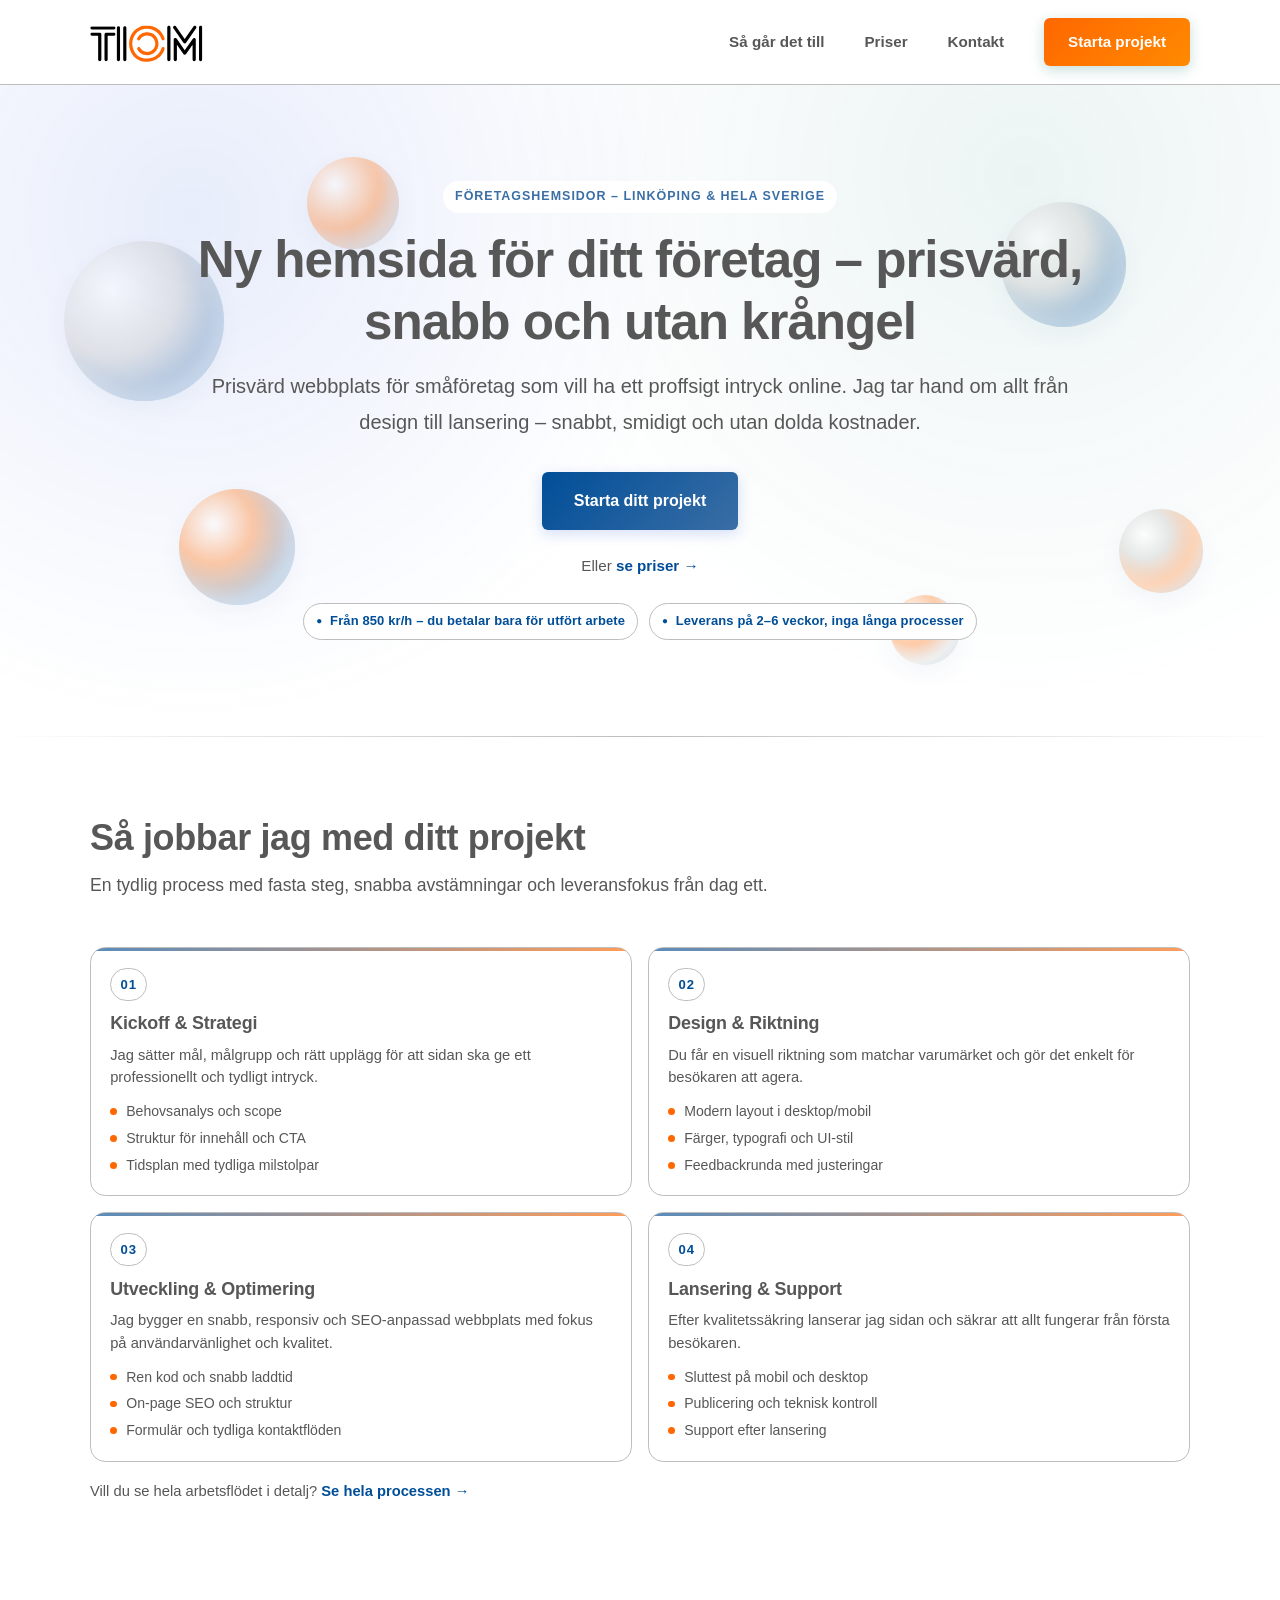
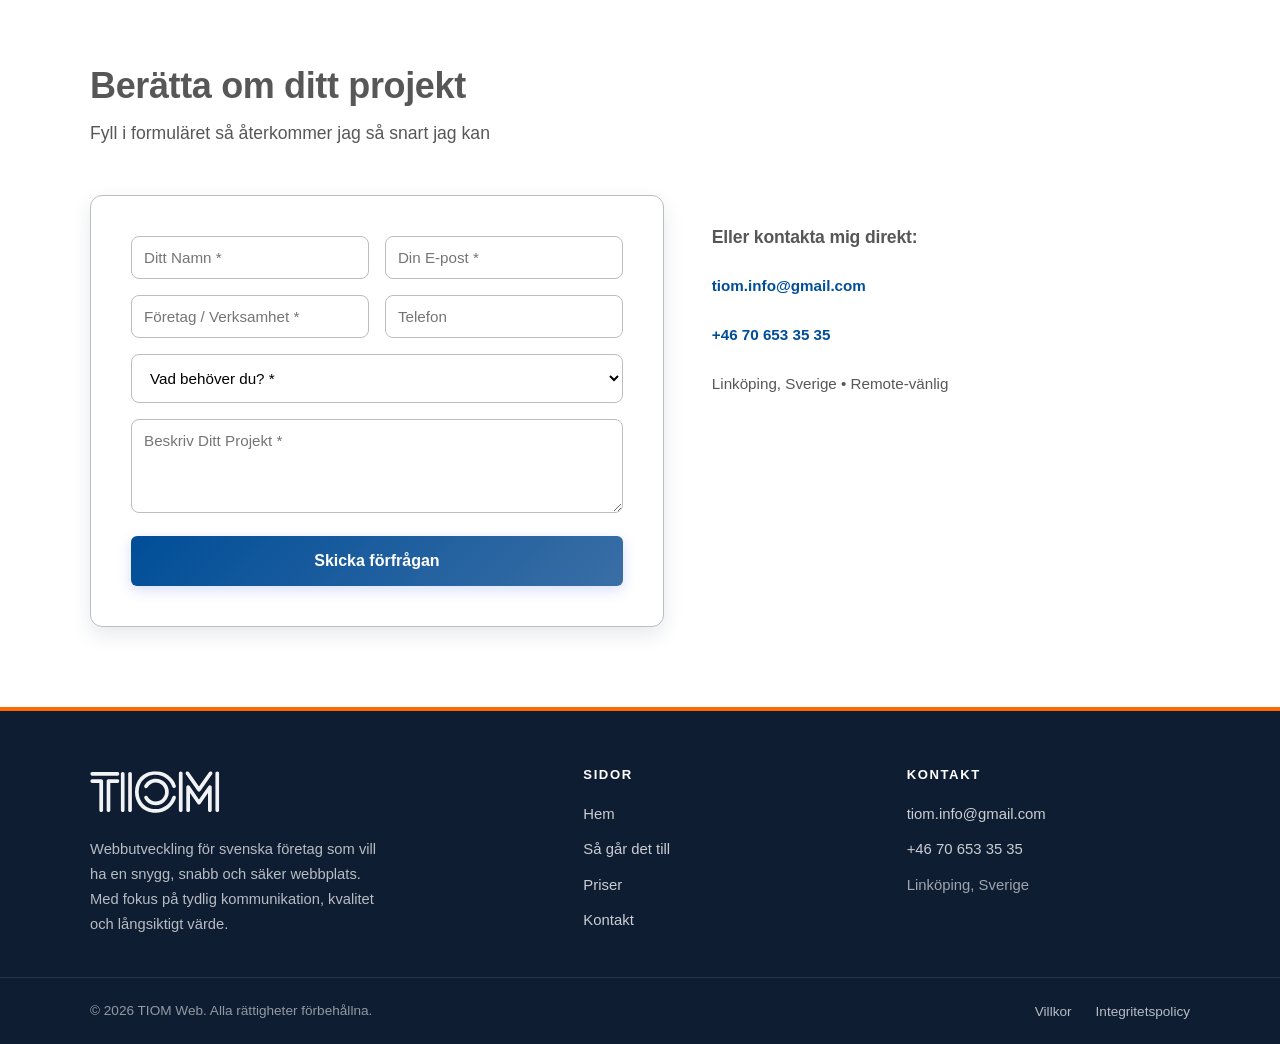
<file: index.html>
<!DOCTYPE html>
<html lang="sv">
<head>
    <meta charset="UTF-8">
    <meta name="viewport" content="width=device-width, initial-scale=1.0">
    <meta http-equiv="X-UA-Compatible" content="ie=edge">
    <meta http-equiv="Content-Security-Policy" content="default-src 'self'; script-src 'self' 'unsafe-inline'; style-src 'self' 'unsafe-inline' https://fonts.googleapis.com; img-src 'self' data: https:; font-src 'self' data: https://fonts.gstatic.com; connect-src 'self'; frame-ancestors 'none'; base-uri 'self'; form-action 'self';">
    <meta name="referrer" content="strict-origin-when-cross-origin">
    <meta name="format-detection" content="telephone=no">
        <title>Ny företagshemsida från 850 kr | TIOM Web – Snabbt &amp; prisvärt</title>
    <meta name="description" content="Få en snygg och prisvärd företagshemsida – från 850 kr/h eller fast pris från 4 000 kr. Design, utveckling och lansering. Inga dolda kostnader.">
    <meta name="theme-color" content="#2563eb">
        <link rel="canonical" href="https://web.tiom.nu/">
        <meta property="og:locale" content="sv_SE">
        <meta property="og:type" content="website">
        <meta property="og:site_name" content="TIOM Web">
        <meta property="og:title" content="Ny företagshemsida från 850 kr | TIOM Web – Snabbt &amp; prisvärt">
        <meta property="og:description" content="Få en snygg och prisvärd företagshemsida – från 850 kr/h eller fast pris från 4 000 kr. Design, utveckling och lansering. Inga dolda kostnader.">
        <meta property="og:url" content="https://web.tiom.nu/">
        <meta property="og:image" content="https://web.tiom.nu/media/images/TIOM%20Web%20OG%20Banner.svg">
        <meta property="og:image:width" content="1200">
        <meta property="og:image:height" content="630">
        <meta property="og:image:alt" content="TIOM Web OG-banner">
        <meta name="twitter:card" content="summary_large_image">
        <meta name="twitter:title" content="Ny företagshemsida från 850 kr | TIOM Web – Snabbt &amp; prisvärt">
        <meta name="twitter:description" content="Få en snygg och prisvärd företagshemsida – från 850 kr/h eller fast pris från 4 000 kr. Design, utveckling och lansering. Inga dolda kostnader.">
        <meta name="twitter:image" content="https://web.tiom.nu/media/images/TIOM%20Web%20OG%20Banner.svg">
    <link rel="icon" type="image/png" href="media/images/TIOM Favicon 64x64.png">
    <link rel="preconnect" href="https://fonts.googleapis.com">
    <link rel="preconnect" href="https://fonts.gstatic.com" crossorigin>
    <link href="https://fonts.googleapis.com/css2?family=Plus+Jakarta+Sans:wght@400;500;600;700;800&display=swap" rel="stylesheet">
    <link rel="stylesheet" href="css/style.min.css">
        <script type="application/ld+json">
        {
            "@context": "https://schema.org",
            "@graph": [
                {
                    "@type": "WebSite",
                    "name": "TIOM Web",
                    "url": "https://web.tiom.nu/",
                    "inLanguage": "sv-SE"
                },
                {
                    "@type": ["LocalBusiness", "ProfessionalService"],
                    "name": "TIOM Web",
                    "url": "https://web.tiom.nu/",
                    "email": "tiom.info@gmail.com",
                    "telephone": "+46 70 653 35 35",
                    "priceRange": "850 kr – 20 000 kr",
                    "areaServed": "SE",
                    "address": {
                        "@type": "PostalAddress",
                        "addressLocality": "Linköping",
                        "addressCountry": "SE"
                    },
                    "description": "Prisvärd webbutveckling för svenska småföretag. Ny företagshemsida från 850 kr/h eller fast pris från 4 000 kr."
                }
            ]
        }
        </script>
</head>
<body>
    <a class="skip-link" href="#main-content">Hoppa till huvudinnehållet</a>
    <!-- Navigation --> 
    <nav class="navbar">
        <div class="nav-container">
            <a href="index.html" class="nav-logo"><img src="media/images/TIOM Black.svg" alt="TIOM Web - Hem" loading="lazy" decoding="async"></a>
            <button class="nav-toggle" type="button" aria-expanded="false" aria-controls="primary-nav" aria-label="Öppna meny">
                <span></span>
                <span></span>
                <span></span>
            </button>
            <div class="nav-links" id="primary-nav">
                <a href="/process.html" class="nav-link">Så går det till</a>
                <a href="/pricing.html" class="nav-link">Priser</a>
                <a href="#contact" class="nav-link">Kontakt</a>
                <a href="#contact" class="nav-cta">Starta projekt</a>
            </div>
        </div>
    </nav>

    <main id="main-content" role="main" tabindex="-1">

    <!-- Hero Section -->
    <section class="hero">
        <div class="hero-bubbles" aria-hidden="true">
            <span class="hero-bubble hero-bubble-1"></span>
            <span class="hero-bubble hero-bubble-2"></span>
            <span class="hero-bubble hero-bubble-3"></span>
            <span class="hero-bubble hero-bubble-4"></span>
            <span class="hero-bubble hero-bubble-5"></span>
            <span class="hero-bubble hero-bubble-6"></span>
        </div>  
        <div class="hero-content">
            <p class="hero-eyebrow">Företagshemsidor – Linköping &amp; hela Sverige</p>
            <h1 class="hero-title">Ny hemsida för ditt företag – prisvärd, snabb och utan krångel</h1>
            <p class="hero-subtitle">Prisvärd webbplats för småföretag som vill ha ett proffsigt intryck online. Jag tar hand om allt från design till lansering – snabbt, smidigt och utan dolda kostnader.</p>
            <a href="#contact" class="btn btn-primary btn-large">Starta ditt projekt</a>
            <p class="hero-cta-text">Eller <a href="/pricing.html" class="link-inline">se priser →</a></p>

            <div class="hero-trust" aria-label="Snabba nyckelfördelar">
                <div class="hero-trust-item">
                    <span class="hero-trust-icon" aria-hidden="true">●</span>
                    <span>Från 850 kr/h – du betalar bara för utfört arbete</span>
                </div>
                <div class="hero-trust-item">
                    <span class="hero-trust-icon" aria-hidden="true">●</span>
                    <span>Leverans på 2–6 veckor, inga långa processer</span>
                </div>
            </div>
        </div>
    </section>

    <!-- Projects Section -->
    <!--
    <section class="projects-section" id="projects">
        <div class="container">
            <h2 class="section-heading">Portfolio</h2>
            <p class="section-lead">Utvalda case med korta videodemonstrationer</p>
            
            <div class="projects-showcase">
                <article class="project-item project-item-featured">
                    <div class="project-media project-media-featured">
                        <video class="project-video" controls muted playsinline preload="metadata" loop>
                            <source src="media/videos/servicebolag-demo.mp4" type="video/mp4" />
                            <source src="media/videos/servicebolag-demo.webm" type="video/webm" />
                            Din webbläsare stöder inte video.
                        </video>
                        <span class="project-tag">Featured case</span>
                    </div>
                    <div class="project-content">
                        <h3>Lokalt Servicebolag</h3>
                        <p class="project-result">Tydligare kundresa och starkare helhetsintryck</p>
                        <p class="project-meta">Ny struktur, snabbare laddning och ett tydligt flöde från startsida till kontakt.</p>
                        <div class="project-metrics">
                            <span>Mobil först</span>
                            <span>SEO-optimerad</span>
                            <span>Tydlig struktur</span>
                        </div>
                    </div>
                </article>

                <article class="project-item">
                    <div class="project-media">
                        <video class="project-video" controls muted playsinline preload="metadata">
                            <source src="media/videos/ehandel-demo.mp4" type="video/mp4" />
                            <source src="media/videos/ehandel-demo.webm" type="video/webm" />
                            Din webbläsare stöder inte video.
                        </video>
                        <span class="project-tag">E-handel</span>
                    </div>
                    <h3>E-handelsbutik</h3>
                    <p class="project-result">Snyggare presentation av produkter</p>
                    <p class="project-meta">Snabb checkout, stark produktpresentation</p>
                </article>

                <article class="project-item">
                    <div class="project-media">
                        <video class="project-video" controls muted playsinline preload="metadata">
                            <source src="media/videos/konsult-demo.mp4" type="video/mp4" />
                            <source src="media/videos/konsult-demo.webm" type="video/webm" />
                            Din webbläsare stöder inte video.
                        </video>
                        <span class="project-tag">B2B</span>
                    </div>
                    <h3>B2B Konsultfirma</h3>
                    <p class="project-result">Tydligare kommunikation av tjänster</p>
                    <p class="project-meta">SEO-fokuserad layout med professionellt första intryck</p>
                </article>

                <article class="project-item">
                    <div class="project-media">
                        <video class="project-video" controls muted playsinline preload="metadata">
                            <source src="media/videos/restaurang-demo.mp4" type="video/mp4" />
                            <source src="media/videos/restaurang-demo.webm" type="video/webm" />
                            Din webbläsare stöder inte video.
                        </video>
                        <span class="project-tag">Lokal verksamhet</span>
                    </div>
                    <h3>Restaurang & Café</h3>
                    <p class="project-result">Tydligare information och enklare kontakt</p>
                    <p class="project-meta">Meny, kontakt och karta i ett tydligt flöde</p>
                </article>
            </div>
            
            <p class="projects-cta">Gillar du vad du ser? <a href="#contact" class="link-bold">Se vad jag kan göra för dig →</a></p>
        </div>
    </section>
    -->

    <!-- Process Section -->
    <section class="process-section" id="process">
        <div class="container">
            <div class="process-header">
                <h2 class="section-heading">Så jobbar jag med ditt projekt</h2>
                <p class="section-lead">En tydlig process med fasta steg, snabba avstämningar och leveransfokus från dag ett.</p>
            </div>

            <div class="process-items">
                <article class="process-item">
                    <div class="process-top">
                        <div class="process-number">01</div>
                    </div>
                    <h3>Kickoff & Strategi</h3>
                    <p>Jag sätter mål, målgrupp och rätt upplägg för att sidan ska ge ett professionellt och tydligt intryck.</p>
                    <ul class="process-list">
                        <li>Behovsanalys och scope</li>
                        <li>Struktur för innehåll och CTA</li>
                        <li>Tidsplan med tydliga milstolpar</li>
                    </ul>
                </article>

                <article class="process-item">
                    <div class="process-top">
                        <div class="process-number">02</div>
                    </div>
                    <h3>Design & Riktning</h3>
                    <p>Du får en visuell riktning som matchar varumärket och gör det enkelt för besökaren att agera.</p>
                    <ul class="process-list">
                        <li>Modern layout i desktop/mobil</li>
                        <li>Färger, typografi och UI-stil</li>
                        <li>Feedbackrunda med justeringar</li>
                    </ul>
                </article>

                <article class="process-item">
                    <div class="process-top">
                        <div class="process-number">03</div>
                    </div>
                    <h3>Utveckling & Optimering</h3>
                    <p>Jag bygger en snabb, responsiv och SEO-anpassad webbplats med fokus på användarvänlighet och kvalitet.</p>
                    <ul class="process-list">
                        <li>Ren kod och snabb laddtid</li>
                        <li>On-page SEO och struktur</li>
                        <li>Formulär och tydliga kontaktflöden</li>
                    </ul>
                </article>

                <article class="process-item">
                    <div class="process-top">
                        <div class="process-number">04</div>
                    </div>
                    <h3>Lansering & Support</h3>
                    <p>Efter kvalitetssäkring lanserar jag sidan och säkrar att allt fungerar från första besökaren.</p>
                    <ul class="process-list">
                        <li>Sluttest på mobil och desktop</li>
                        <li>Publicering och teknisk kontroll</li>
                        <li>Support efter lansering</li>
                    </ul>
                </article>
            </div>

            <p class="process-footnote">Vill du se hela arbetsflödet i detalj? <a href="/process.html" class="link-inline">Se hela processen →</a></p>
        </div>
    </section>

    <!-- Testimonials Section -->
    <!--
    <section class="testimonials-section">
        <div class="container">
            <h2 class="section-heading">Vad säger mina klienter</h2>
            
            <div class="testimonials-showcase">
                <blockquote class="testimonial">
                    <p>"Lorem ipsum dolor sit amet, consectetur adipiscing elit. Sed do eiusmod tempor incididunt ut labore et dolore magna aliqua."</p>
                    <footer>— Namn Namnsson, <span>VD, Företag Stad</span></footer>
                </blockquote>

                <blockquote class="testimonial">
                    <p>"Lorem ipsum dolor sit amet, consectetur adipiscing elit. Sed do eiusmod tempor incididunt ut labore et dolore magna aliqua."</p>
                    <footer>— Namn Namnsson, <span>VD, Företag Stad</span></footer>
                </blockquote>

                <blockquote class="testimonial">
                    <p>"Lorem ipsum dolor sit amet, consectetur adipiscing elit. Sed do eiusmod tempor incididunt ut labore et dolore magna aliqua."</p>
                    <footer>— Namn Namnsson, <span>VD, Företag Stad</span></footer>
                </blockquote>
            </div>
        </div>
    </section>
    -->

    <!-- Contact Section -->
    <section class="contact-section" id="contact">
        <div class="container">
            <h2 class="section-heading">Berätta om ditt projekt</h2>
            <p class="section-lead">Fyll i formuläret så återkommer jag så snart jag kan</p>
            
            <div class="contact-wrapper">
                <form class="contact-form" id="contact-form">
                    <div class="form-row">
                        <div class="form-group">
                            <input type="text" placeholder="Ditt Namn *" name="name" required>
                        </div>
                        <div class="form-group">
                            <input type="email" placeholder="Din E-post *" name="email" required>
                        </div>
                    </div>
                    
                    <div class="form-row">
                        <div class="form-group">
                            <input type="text" placeholder="Företag / Verksamhet *" name="company" required>
                        </div>
                        <div class="form-group">
                            <input type="tel" placeholder="Telefon" name="phone">
                        </div>
                    </div>
                    
                    <div class="form-group">
                        <label for="project-type" class="visually-hidden">Vad behöver du? *</label>
                        <select id="project-type" name="project-type" required>
                            <option value="">Vad behöver du? *</option>
                            <option value="ny-webbplats">Ny Webbplats</option>
                            <option value="e-handel">E-handelbutik</option>
                            <option value="omdesign">Omdesign av befintlig hemsida</option>
                            <option value="annat">Annat</option>
                        </select>
                    </div>
                    
                    <div class="form-group">
                        <textarea placeholder="Beskriv Ditt Projekt *" name="message" rows="4" required></textarea>
                    </div>
                    
                    <button type="submit" class="btn btn-primary btn-block">Skicka förfrågan</button>
                </form>

                <div class="contact-info">
                    <h3>Eller kontakta mig direkt:</h3>
                    <p><a href="mailto:tiom.info@gmail.com">tiom.info@gmail.com</a></p>
                    <p><a href="tel:+46706533535">+46 70 653 35 35</a></p>
                    <p>Linköping, Sverige • Remote-vänlig</p>
                </div>
            </div>
        </div>
    </section>

    </main>

    <!-- Footer -->
    <footer class="footer">
        <div class="container footer-grid">
            <div class="footer-brand">
                <a href="index.html" class="footer-logo" aria-label="TIOM Web - Hem">
                    <img src="media/images/TIOM Black.svg" alt="TIOM Web" loading="lazy" decoding="async">
                </a>
                <p class="footer-tagline">Webbutveckling för svenska företag som vill ha en snygg, snabb och säker webbplats. Med fokus på tydlig kommunikation, kvalitet och långsiktigt värde.</p>
            </div>
            <nav class="footer-col" aria-label="Sidlänkar">
                <h2 class="footer-heading">Sidor</h2>
                <ul class="footer-list">
                    <li><a href="index.html">Hem</a></li>
                    <li><a href="process.html">Så går det till</a></li>
                    <li><a href="pricing.html">Priser</a></li>
                    <li><a href="index.html#contact">Kontakt</a></li>
                </ul>
            </nav>
            <div class="footer-col">
                <h2 class="footer-heading">Kontakt</h2>
                <ul class="footer-list footer-contact">
                    <li><a href="mailto:tiom.info@gmail.com">tiom.info@gmail.com</a></li>
                    <li><a href="tel:+46706533535">+46 70 653 35 35</a></li>
                    <li><span>Linköping, Sverige</span></li>
                </ul>
            </div>
        </div>
        <div class="footer-bottom">
            <div class="container footer-bottom-inner">
                <p>&copy; 2026 TIOM Web. Alla rättigheter förbehållna.</p>
                <ul class="footer-legal">
                    <li><a href="villkor.html">Villkor</a></li>
                    <li><a href="integritetspolicy.html">Integritetspolicy</a></li>
                </ul>
            </div>
        </div>
    </footer>

    <script src="js/script.js"></script>
</body>
</html>
</file>
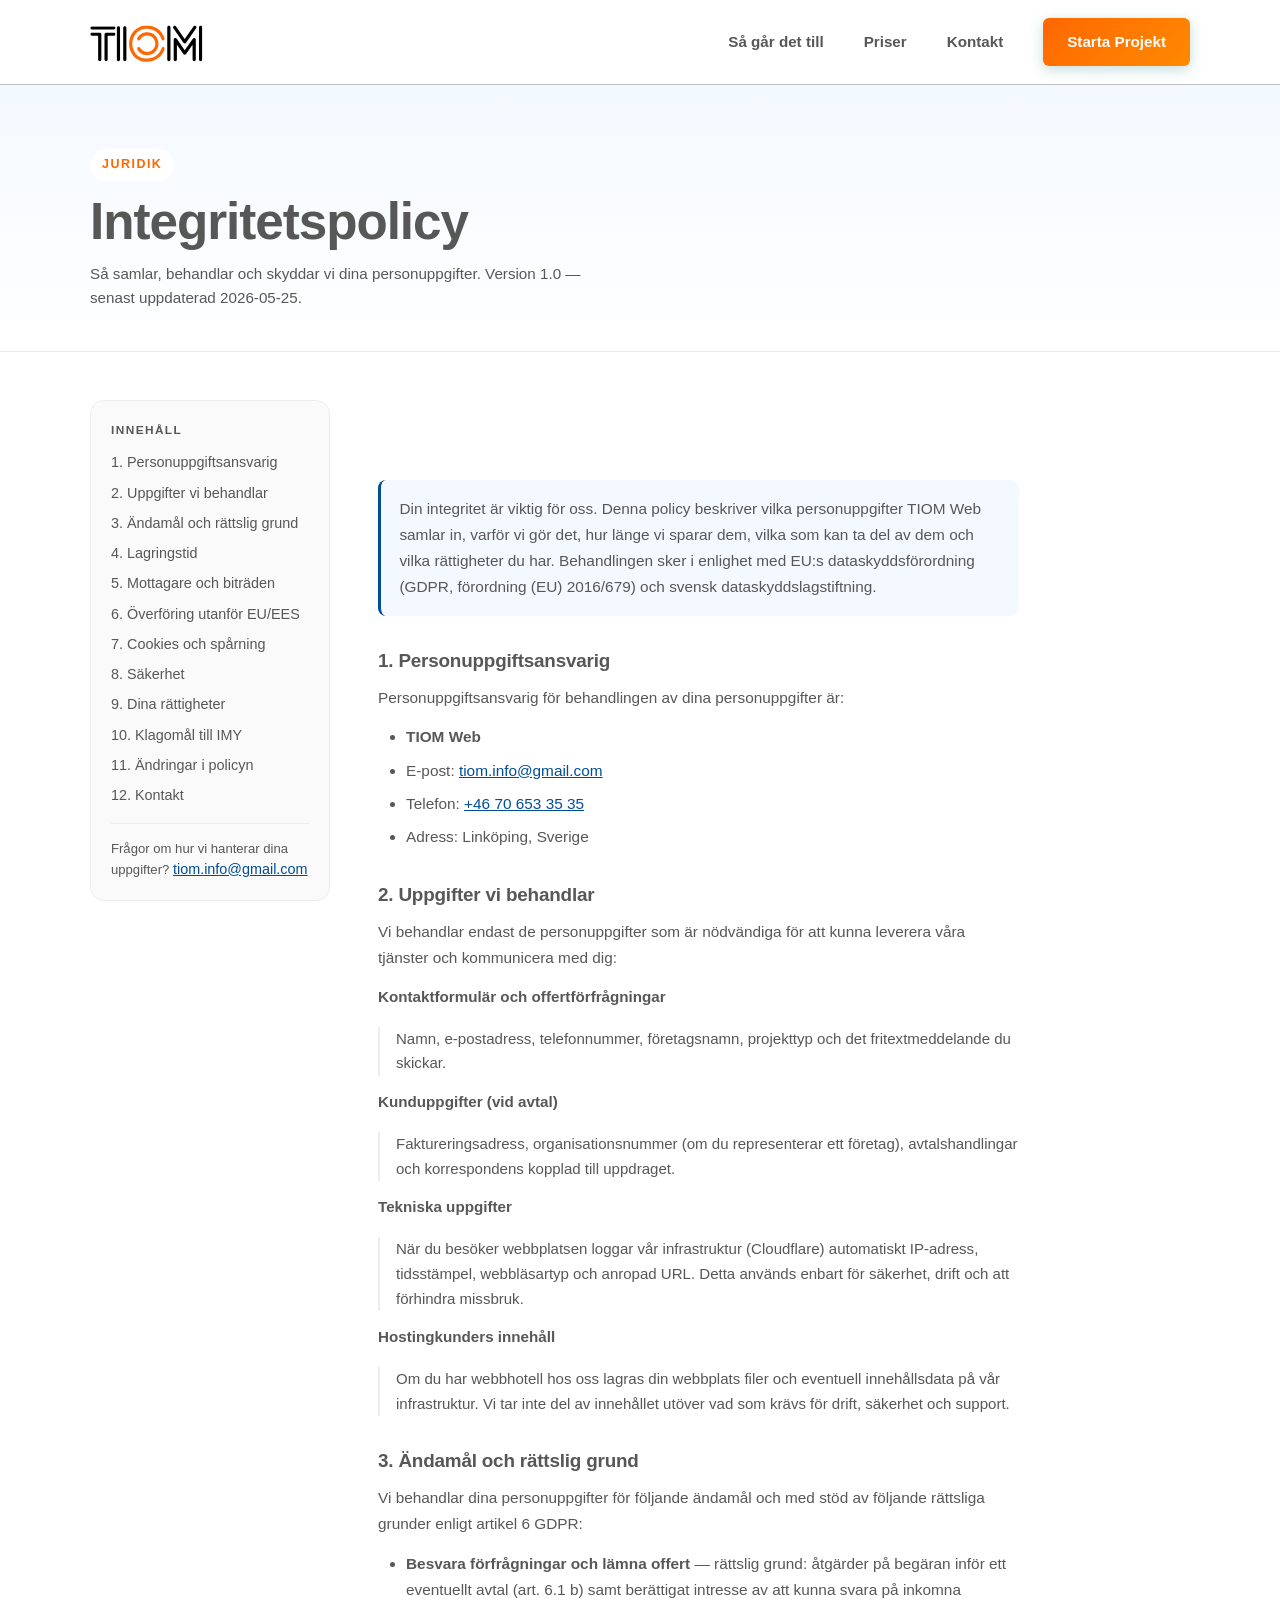
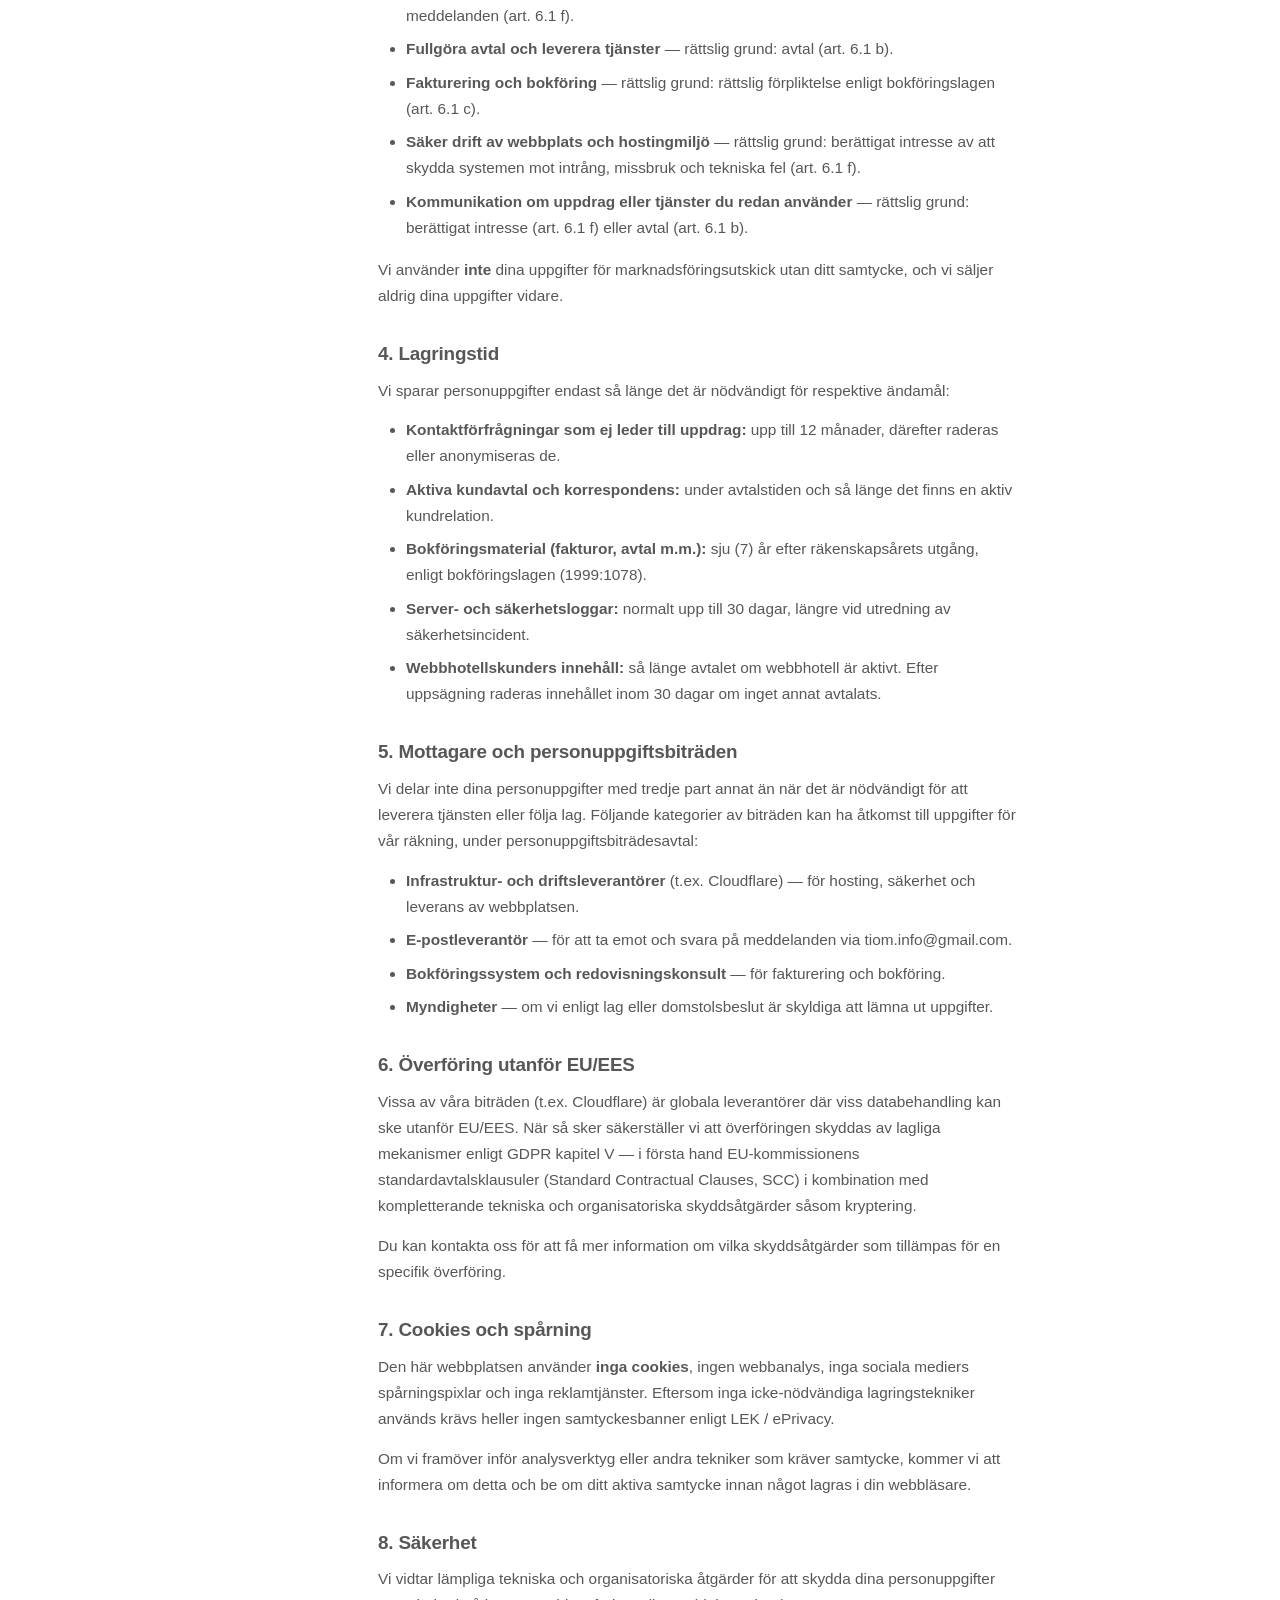
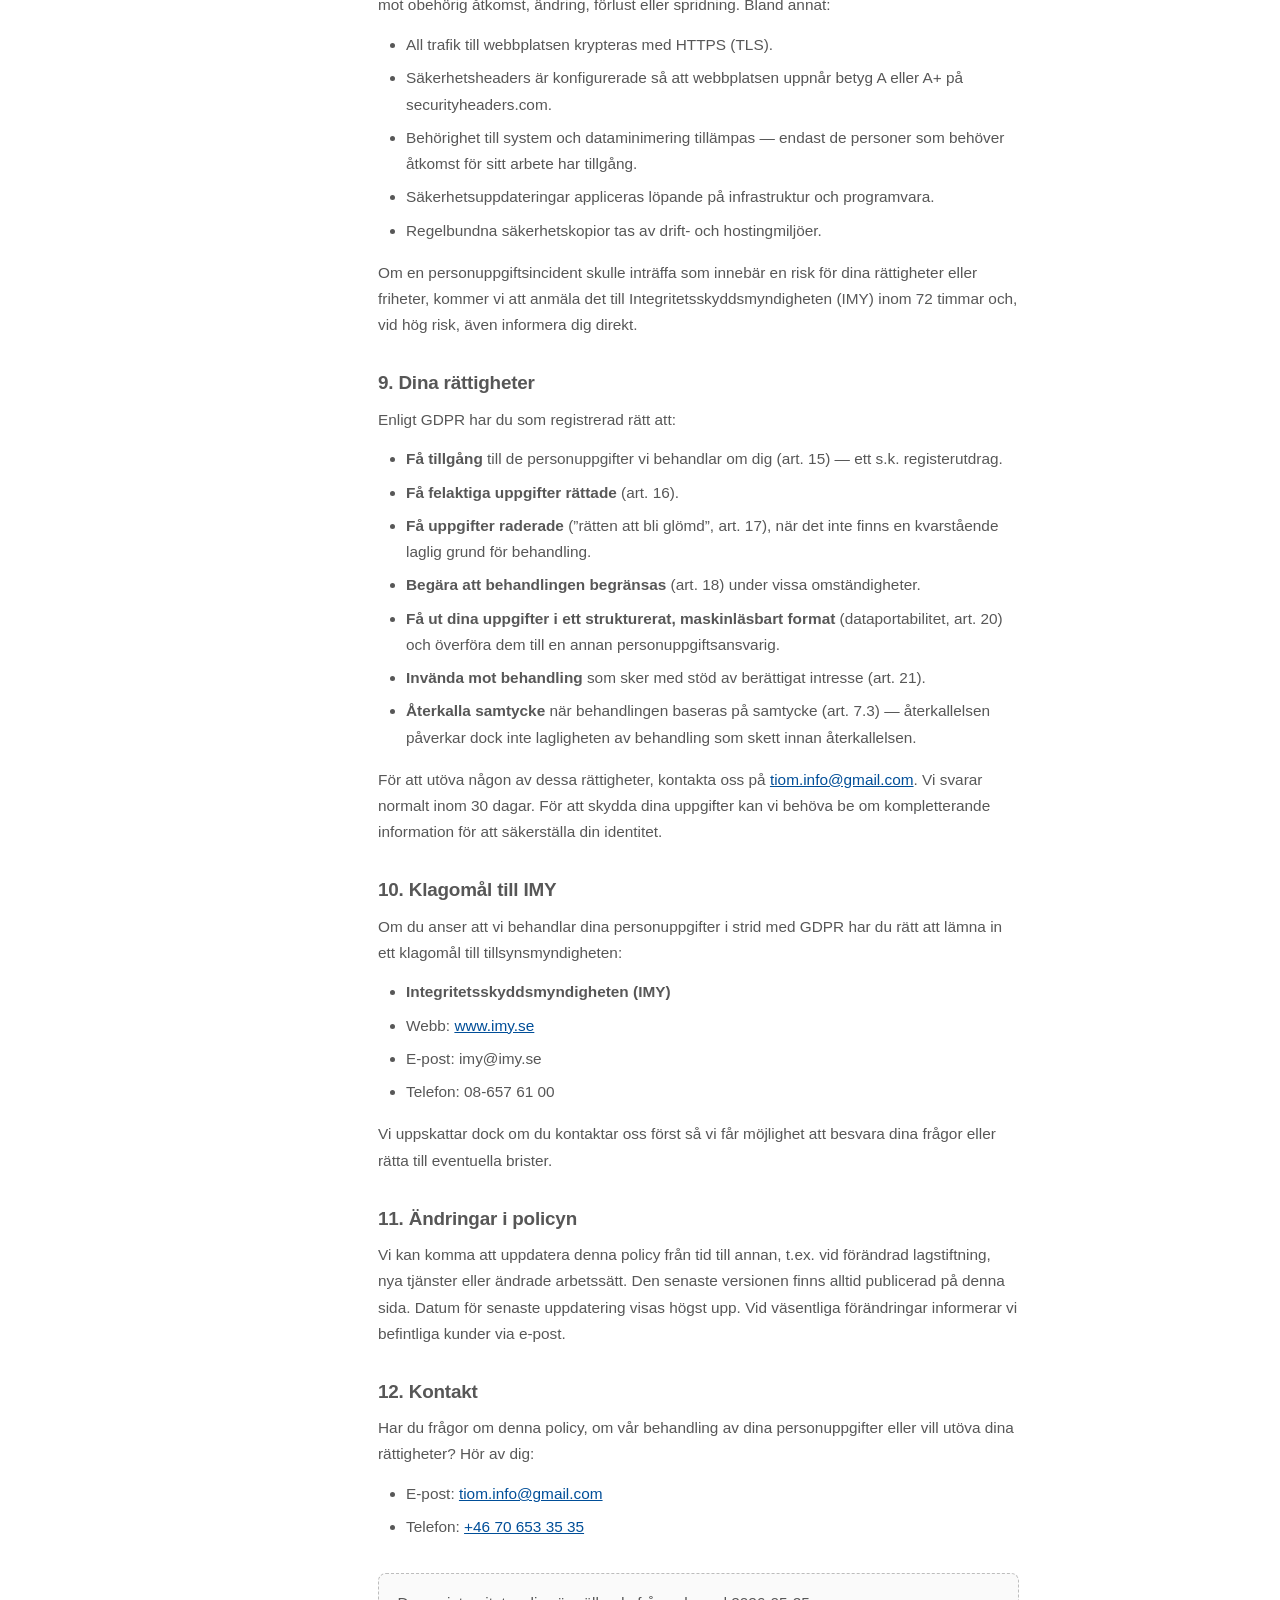
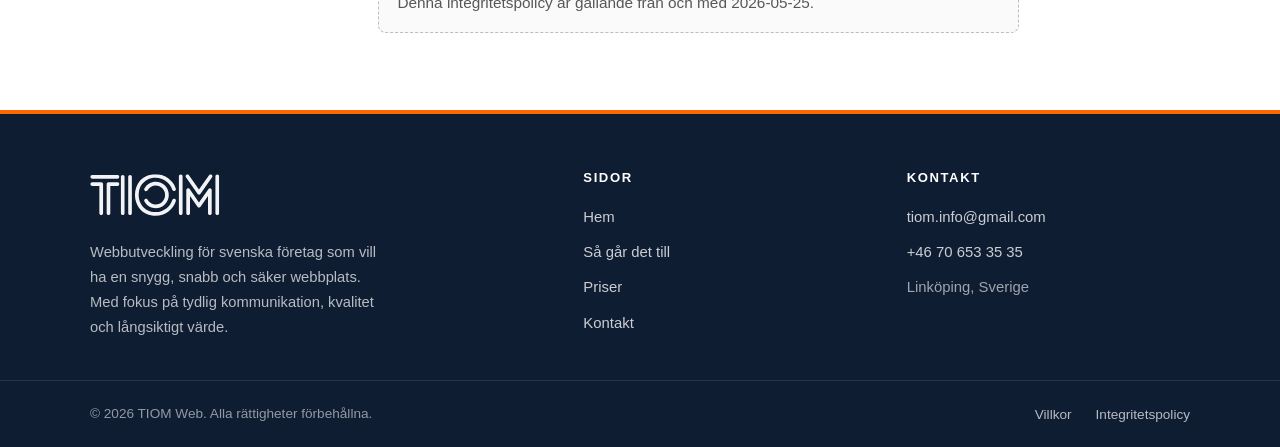
<file: integritetspolicy.html>
<!DOCTYPE html>
<html lang="sv">
<head>
    <meta charset="UTF-8" />
    <meta name="viewport" content="width=device-width, initial-scale=1.0" />
    <meta http-equiv="X-UA-Compatible" content="ie=edge" />
    <meta http-equiv="Content-Security-Policy" content="default-src 'self'; script-src 'self' 'unsafe-inline'; style-src 'self' 'unsafe-inline' https://fonts.googleapis.com; img-src 'self' data: https:; font-src 'self' data: https://fonts.gstatic.com; connect-src 'self'; frame-ancestors 'none'; base-uri 'self'; form-action 'self';" />
    <meta name="referrer" content="strict-origin-when-cross-origin" />
    <meta name="format-detection" content="telephone=no" />
    <title>Integritetspolicy | TIOM Web</title>
    <meta name="description" content="TIOM Webs integritetspolicy — så samlar, behandlar och skyddar vi dina personuppgifter enligt GDPR." />
    <meta name="theme-color" content="#0f1d33" />
    <link rel="canonical" href="https://web.tiom.nu/integritetspolicy.html" />
    <meta name="robots" content="index, follow" />
    <meta property="og:locale" content="sv_SE" />
    <meta property="og:type" content="website" />
    <meta property="og:site_name" content="TIOM Web" />
    <meta property="og:title" content="Integritetspolicy | TIOM Web" />
    <meta property="og:description" content="TIOM Webs integritetspolicy enligt GDPR." />
    <meta property="og:url" content="https://web.tiom.nu/integritetspolicy.html" />
    <link rel="icon" type="image/png" href="media/images/TIOM Favicon 64x64.png" />
    <link rel="preconnect" href="https://fonts.googleapis.com" />
    <link rel="preconnect" href="https://fonts.gstatic.com" crossorigin />
    <link href="https://fonts.googleapis.com/css2?family=Plus+Jakarta+Sans:wght@400;500;600;700;800&display=swap" rel="stylesheet" />
    <link rel="stylesheet" href="css/style.min.css" />
</head>
<body>
    <a class="skip-link" href="#main-content">Hoppa till huvudinnehållet</a>
    <nav class="navbar">
        <div class="nav-container">
            <a class="nav-logo" href="index.html"><img src="media/images/TIOM Black.svg" alt="TIOM Web - Hem" loading="lazy" decoding="async"></a>
            <button class="nav-toggle" type="button" aria-expanded="false" aria-controls="primary-nav" aria-label="Öppna meny">
                <span></span>
                <span></span>
                <span></span>
            </button>
            <div class="nav-links" id="primary-nav">
                <a href="/process.html" class="nav-link">Så går det till</a>
                <a href="/pricing.html" class="nav-link">Priser</a>
                <a href="index.html#contact" class="nav-link">Kontakt</a>
                <a href="index.html#contact" class="nav-cta">Starta Projekt</a>
            </div>
        </div>
    </nav>

    <main id="main-content" role="main" tabindex="-1">

    <section class="legal-hero">
        <div class="container">
            <p class="hero-eyebrow">Juridik</p>
            <h1 class="hero-title">Integritetspolicy</h1>
            <p class="legal-hero-meta">Så samlar, behandlar och skyddar vi dina personuppgifter. Version 1.0 — senast uppdaterad 2026-05-25.</p>
        </div>
    </section>

    <section class="legal-section">
        <div class="container legal-container">
            <aside class="legal-toc" aria-label="Innehållsförteckning">
                <p class="legal-toc-label">Innehåll</p>
                <ul>
                    <li><a href="#ansvarig">1. Personuppgiftsansvarig</a></li>
                    <li><a href="#uppgifter">2. Uppgifter vi behandlar</a></li>
                    <li><a href="#andamal">3. Ändamål och rättslig grund</a></li>
                    <li><a href="#lagring">4. Lagringstid</a></li>
                    <li><a href="#mottagare">5. Mottagare och biträden</a></li>
                    <li><a href="#overforing">6. Överföring utanför EU/EES</a></li>
                    <li><a href="#cookies">7. Cookies och spårning</a></li>
                    <li><a href="#sakerhet">8. Säkerhet</a></li>
                    <li><a href="#rattigheter">9. Dina rättigheter</a></li>
                    <li><a href="#klagomal">10. Klagomål till IMY</a></li>
                    <li><a href="#andringar">11. Ändringar i policyn</a></li>
                    <li><a href="#kontakt">12. Kontakt</a></li>
                </ul>
                <p class="legal-toc-help">Frågor om hur vi hanterar dina uppgifter? <a href="mailto:tiom.info@gmail.com">tiom.info@gmail.com</a></p>
            </aside>

            <article class="legal-article">
                <section class="legal-block">
                    <p class="legal-intro">Din integritet är viktig för oss. Denna policy beskriver vilka personuppgifter TIOM Web samlar in, varför vi gör det, hur länge vi sparar dem, vilka som kan ta del av dem och vilka rättigheter du har. Behandlingen sker i enlighet med EU:s dataskyddsförordning (GDPR, förordning (EU) 2016/679) och svensk dataskyddslagstiftning.</p>

                    <h3 id="ansvarig">1. Personuppgiftsansvarig</h3>
                    <p>Personuppgiftsansvarig för behandlingen av dina personuppgifter är:</p>
                    <ul>
                        <li><strong>TIOM Web</strong></li>
                        <li>E-post: <a href="mailto:tiom.info@gmail.com">tiom.info@gmail.com</a></li>
                        <li>Telefon: <a href="tel:+46706533535">+46 70 653 35 35</a></li>
                        <li>Adress: Linköping, Sverige</li>
                    </ul>

                    <h3 id="uppgifter">2. Uppgifter vi behandlar</h3>
                    <p>Vi behandlar endast de personuppgifter som är nödvändiga för att kunna leverera våra tjänster och kommunicera med dig:</p>
                    <dl class="legal-defs">
                        <dt>Kontaktformulär och offertförfrågningar</dt>
                        <dd>Namn, e-postadress, telefonnummer, företagsnamn, projekttyp och det fritextmeddelande du skickar.</dd>
                        <dt>Kunduppgifter (vid avtal)</dt>
                        <dd>Faktureringsadress, organisationsnummer (om du representerar ett företag), avtalshandlingar och korrespondens kopplad till uppdraget.</dd>
                        <dt>Tekniska uppgifter</dt>
                        <dd>När du besöker webbplatsen loggar vår infrastruktur (Cloudflare) automatiskt IP-adress, tidsstämpel, webbläsartyp och anropad URL. Detta används enbart för säkerhet, drift och att förhindra missbruk.</dd>
                        <dt>Hostingkunders innehåll</dt>
                        <dd>Om du har webbhotell hos oss lagras din webbplats filer och eventuell innehållsdata på vår infrastruktur. Vi tar inte del av innehållet utöver vad som krävs för drift, säkerhet och support.</dd>
                    </dl>

                    <h3 id="andamal">3. Ändamål och rättslig grund</h3>
                    <p>Vi behandlar dina personuppgifter för följande ändamål och med stöd av följande rättsliga grunder enligt artikel 6 GDPR:</p>
                    <ul>
                        <li><strong>Besvara förfrågningar och lämna offert</strong> — rättslig grund: åtgärder på begäran inför ett eventuellt avtal (art. 6.1 b) samt berättigat intresse av att kunna svara på inkomna meddelanden (art. 6.1 f).</li>
                        <li><strong>Fullgöra avtal och leverera tjänster</strong> — rättslig grund: avtal (art. 6.1 b).</li>
                        <li><strong>Fakturering och bokföring</strong> — rättslig grund: rättslig förpliktelse enligt bokföringslagen (art. 6.1 c).</li>
                        <li><strong>Säker drift av webbplats och hostingmiljö</strong> — rättslig grund: berättigat intresse av att skydda systemen mot intrång, missbruk och tekniska fel (art. 6.1 f).</li>
                        <li><strong>Kommunikation om uppdrag eller tjänster du redan använder</strong> — rättslig grund: berättigat intresse (art. 6.1 f) eller avtal (art. 6.1 b).</li>
                    </ul>
                    <p>Vi använder <strong>inte</strong> dina uppgifter för marknadsföringsutskick utan ditt samtycke, och vi säljer aldrig dina uppgifter vidare.</p>

                    <h3 id="lagring">4. Lagringstid</h3>
                    <p>Vi sparar personuppgifter endast så länge det är nödvändigt för respektive ändamål:</p>
                    <ul>
                        <li><strong>Kontaktförfrågningar som ej leder till uppdrag:</strong> upp till 12 månader, därefter raderas eller anonymiseras de.</li>
                        <li><strong>Aktiva kundavtal och korrespondens:</strong> under avtalstiden och så länge det finns en aktiv kundrelation.</li>
                        <li><strong>Bokföringsmaterial (fakturor, avtal m.m.):</strong> sju (7) år efter räkenskapsårets utgång, enligt bokföringslagen (1999:1078).</li>
                        <li><strong>Server- och säkerhetsloggar:</strong> normalt upp till 30 dagar, längre vid utredning av säkerhetsincident.</li>
                        <li><strong>Webbhotellskunders innehåll:</strong> så länge avtalet om webbhotell är aktivt. Efter uppsägning raderas innehållet inom 30 dagar om inget annat avtalats.</li>
                    </ul>

                    <h3 id="mottagare">5. Mottagare och personuppgiftsbiträden</h3>
                    <p>Vi delar inte dina personuppgifter med tredje part annat än när det är nödvändigt för att leverera tjänsten eller följa lag. Följande kategorier av biträden kan ha åtkomst till uppgifter för vår räkning, under personuppgiftsbiträdesavtal:</p>
                    <ul>
                        <li><strong>Infrastruktur- och driftsleverantörer</strong> (t.ex. Cloudflare) — för hosting, säkerhet och leverans av webbplatsen.</li>
                        <li><strong>E-postleverantör</strong> — för att ta emot och svara på meddelanden via tiom.info@gmail.com.</li>
                        <li><strong>Bokföringssystem och redovisningskonsult</strong> — för fakturering och bokföring.</li>
                        <li><strong>Myndigheter</strong> — om vi enligt lag eller domstolsbeslut är skyldiga att lämna ut uppgifter.</li>
                    </ul>

                    <h3 id="overforing">6. Överföring utanför EU/EES</h3>
                    <p>Vissa av våra biträden (t.ex. Cloudflare) är globala leverantörer där viss databehandling kan ske utanför EU/EES. När så sker säkerställer vi att överföringen skyddas av lagliga mekanismer enligt GDPR kapitel V — i första hand EU-kommissionens standardavtalsklausuler (Standard Contractual Clauses, SCC) i kombination med kompletterande tekniska och organisatoriska skyddsåtgärder såsom kryptering.</p>
                    <p>Du kan kontakta oss för att få mer information om vilka skyddsåtgärder som tillämpas för en specifik överföring.</p>

                    <h3 id="cookies">7. Cookies och spårning</h3>
                    <p>Den här webbplatsen använder <strong>inga cookies</strong>, ingen webbanalys, inga sociala mediers spårningspixlar och inga reklamtjänster. Eftersom inga icke-nödvändiga lagringstekniker används krävs heller ingen samtyckesbanner enligt LEK / ePrivacy.</p>
                    <p>Om vi framöver inför analysverktyg eller andra tekniker som kräver samtycke, kommer vi att informera om detta och be om ditt aktiva samtycke innan något lagras i din webbläsare.</p>

                    <h3 id="sakerhet">8. Säkerhet</h3>
                    <p>Vi vidtar lämpliga tekniska och organisatoriska åtgärder för att skydda dina personuppgifter mot obehörig åtkomst, ändring, förlust eller spridning. Bland annat:</p>
                    <ul>
                        <li>All trafik till webbplatsen krypteras med HTTPS (TLS).</li>
                        <li>Säkerhetsheaders är konfigurerade så att webbplatsen uppnår betyg A eller A+ på securityheaders.com.</li>
                        <li>Behörighet till system och dataminimering tillämpas — endast de personer som behöver åtkomst för sitt arbete har tillgång.</li>
                        <li>Säkerhetsuppdateringar appliceras löpande på infrastruktur och programvara.</li>
                        <li>Regelbundna säkerhetskopior tas av drift- och hostingmiljöer.</li>
                    </ul>
                    <p>Om en personuppgiftsincident skulle inträffa som innebär en risk för dina rättigheter eller friheter, kommer vi att anmäla det till Integritetsskyddsmyndigheten (IMY) inom 72 timmar och, vid hög risk, även informera dig direkt.</p>

                    <h3 id="rattigheter">9. Dina rättigheter</h3>
                    <p>Enligt GDPR har du som registrerad rätt att:</p>
                    <ul>
                        <li><strong>Få tillgång</strong> till de personuppgifter vi behandlar om dig (art. 15) — ett s.k. registerutdrag.</li>
                        <li><strong>Få felaktiga uppgifter rättade</strong> (art. 16).</li>
                        <li><strong>Få uppgifter raderade</strong> (”rätten att bli glömd”, art. 17), när det inte finns en kvarstående laglig grund för behandling.</li>
                        <li><strong>Begära att behandlingen begränsas</strong> (art. 18) under vissa omständigheter.</li>
                        <li><strong>Få ut dina uppgifter i ett strukturerat, maskinläsbart format</strong> (dataportabilitet, art. 20) och överföra dem till en annan personuppgiftsansvarig.</li>
                        <li><strong>Invända mot behandling</strong> som sker med stöd av berättigat intresse (art. 21).</li>
                        <li><strong>Återkalla samtycke</strong> när behandlingen baseras på samtycke (art. 7.3) — återkallelsen påverkar dock inte lagligheten av behandling som skett innan återkallelsen.</li>
                    </ul>
                    <p>För att utöva någon av dessa rättigheter, kontakta oss på <a href="mailto:tiom.info@gmail.com">tiom.info@gmail.com</a>. Vi svarar normalt inom 30 dagar. För att skydda dina uppgifter kan vi behöva be om kompletterande information för att säkerställa din identitet.</p>

                    <h3 id="klagomal">10. Klagomål till IMY</h3>
                    <p>Om du anser att vi behandlar dina personuppgifter i strid med GDPR har du rätt att lämna in ett klagomål till tillsynsmyndigheten:</p>
                    <ul>
                        <li><strong>Integritetsskyddsmyndigheten (IMY)</strong></li>
                        <li>Webb: <a href="https://www.imy.se" target="_blank" rel="noopener">www.imy.se</a></li>
                        <li>E-post: imy@imy.se</li>
                        <li>Telefon: 08-657 61 00</li>
                    </ul>
                    <p>Vi uppskattar dock om du kontaktar oss först så vi får möjlighet att besvara dina frågor eller rätta till eventuella brister.</p>

                    <h3 id="andringar">11. Ändringar i policyn</h3>
                    <p>Vi kan komma att uppdatera denna policy från tid till annan, t.ex. vid förändrad lagstiftning, nya tjänster eller ändrade arbetssätt. Den senaste versionen finns alltid publicerad på denna sida. Datum för senaste uppdatering visas högst upp. Vid väsentliga förändringar informerar vi befintliga kunder via e-post.</p>

                    <h3 id="kontakt">12. Kontakt</h3>
                    <p>Har du frågor om denna policy, om vår behandling av dina personuppgifter eller vill utöva dina rättigheter? Hör av dig:</p>
                    <ul>
                        <li>E-post: <a href="mailto:tiom.info@gmail.com">tiom.info@gmail.com</a></li>
                        <li>Telefon: <a href="tel:+46706533535">+46 70 653 35 35</a></li>
                    </ul>

                    <p class="legal-acceptance">Denna integritetspolicy är gällande från och med 2026-05-25.</p>
                </section>
            </article>
        </div>
    </section>

    </main>

    <footer class="footer">
        <div class="container footer-grid">
            <div class="footer-brand">
                <a href="index.html" class="footer-logo" aria-label="TIOM Web - Hem">
                    <img src="media/images/TIOM Black.svg" alt="TIOM Web" loading="lazy" decoding="async">
                </a>
                <p class="footer-tagline">Webbutveckling för svenska företag som vill ha en snygg, snabb och säker webbplats. Med fokus på tydlig kommunikation, kvalitet och långsiktigt värde.</p>
            </div>
            <nav class="footer-col" aria-label="Sidlänkar">
                <h2 class="footer-heading">Sidor</h2>
                <ul class="footer-list">
                    <li><a href="index.html">Hem</a></li>
                    <li><a href="process.html">Så går det till</a></li>
                    <li><a href="pricing.html">Priser</a></li>
                    <li><a href="index.html#contact">Kontakt</a></li>
                </ul>
            </nav>
            <div class="footer-col">
                <h2 class="footer-heading">Kontakt</h2>
                <ul class="footer-list footer-contact">
                    <li><a href="mailto:tiom.info@gmail.com">tiom.info@gmail.com</a></li>
                    <li><a href="tel:+46706533535">+46 70 653 35 35</a></li>
                    <li><span>Linköping, Sverige</span></li>
                </ul>
            </div>
        </div>
        <div class="footer-bottom">
            <div class="container footer-bottom-inner">
                <p>&copy; 2026 TIOM Web. Alla rättigheter förbehållna.</p>
                <ul class="footer-legal">
                    <li><a href="villkor.html">Villkor</a></li>
                    <li><a href="integritetspolicy.html">Integritetspolicy</a></li>
                </ul>
            </div>
        </div>
    </footer>

    <script src="js/script.js"></script>
</body>
</html>
</file>
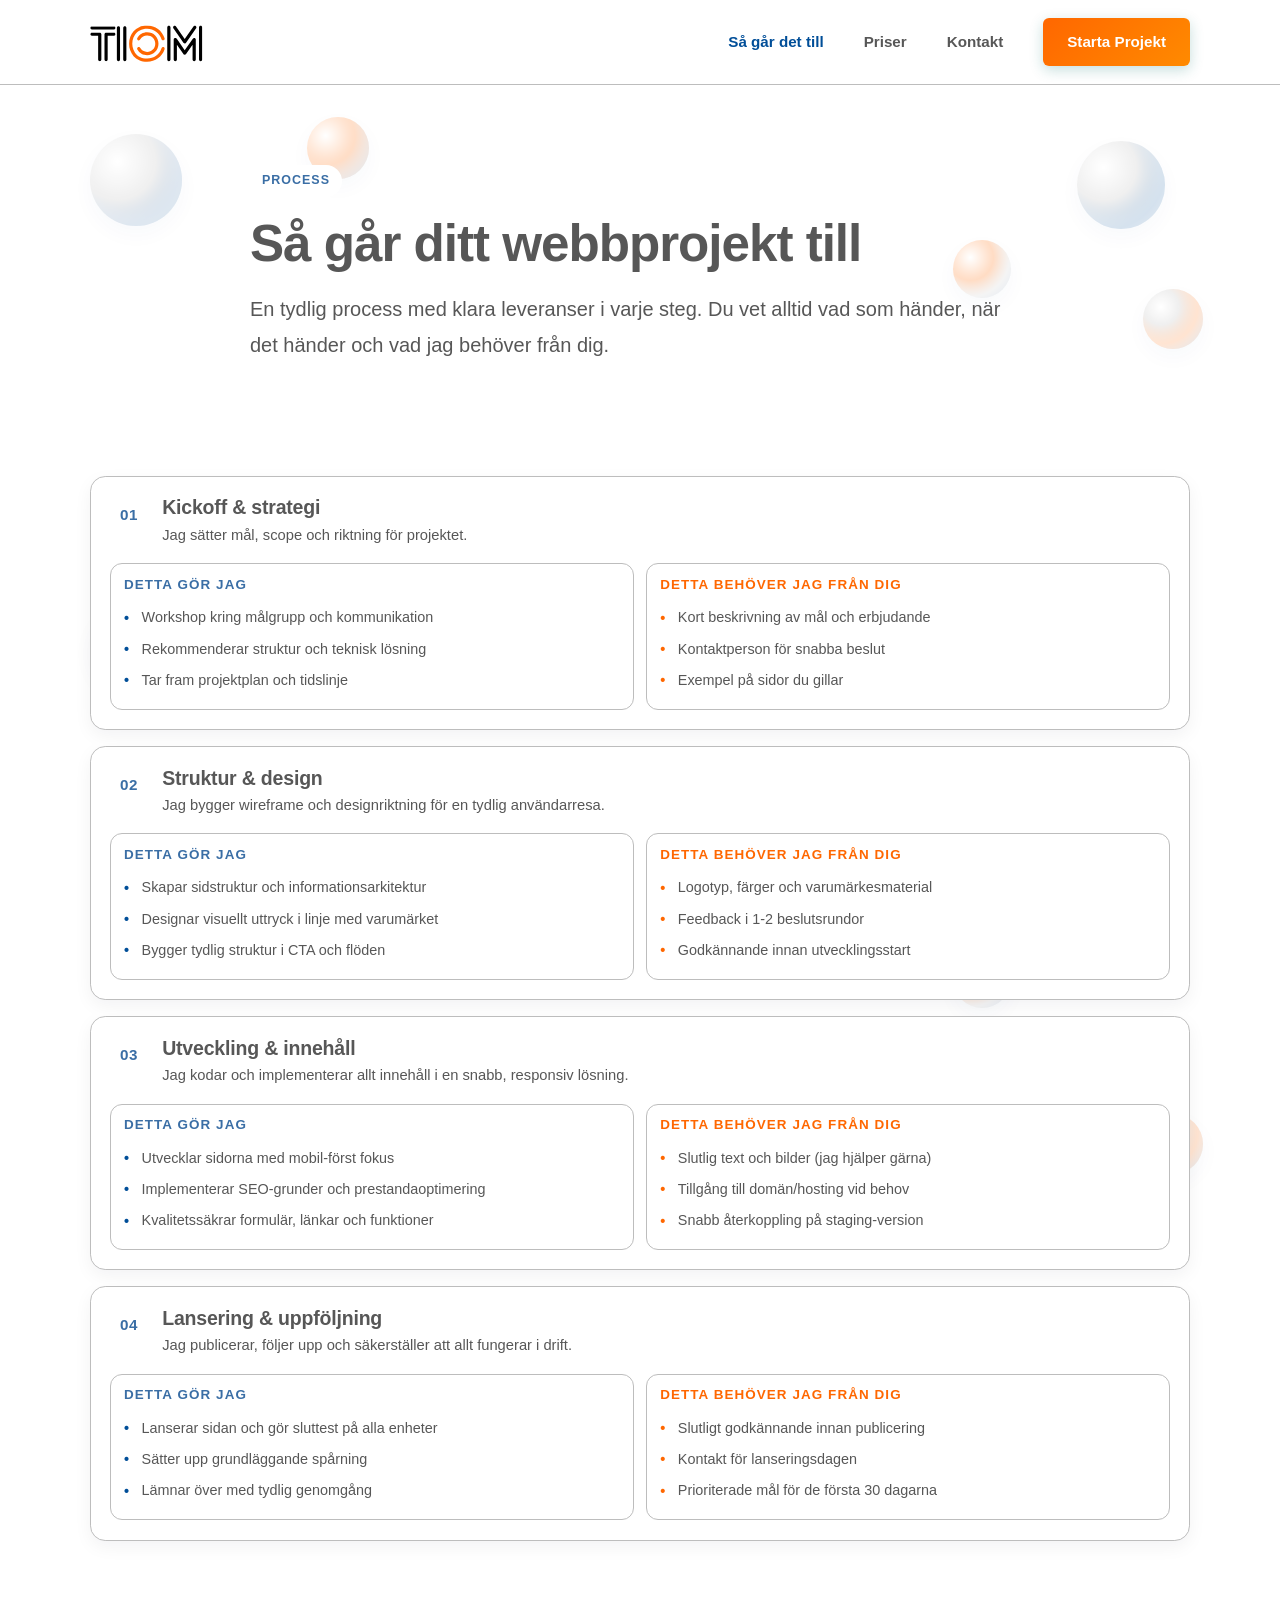
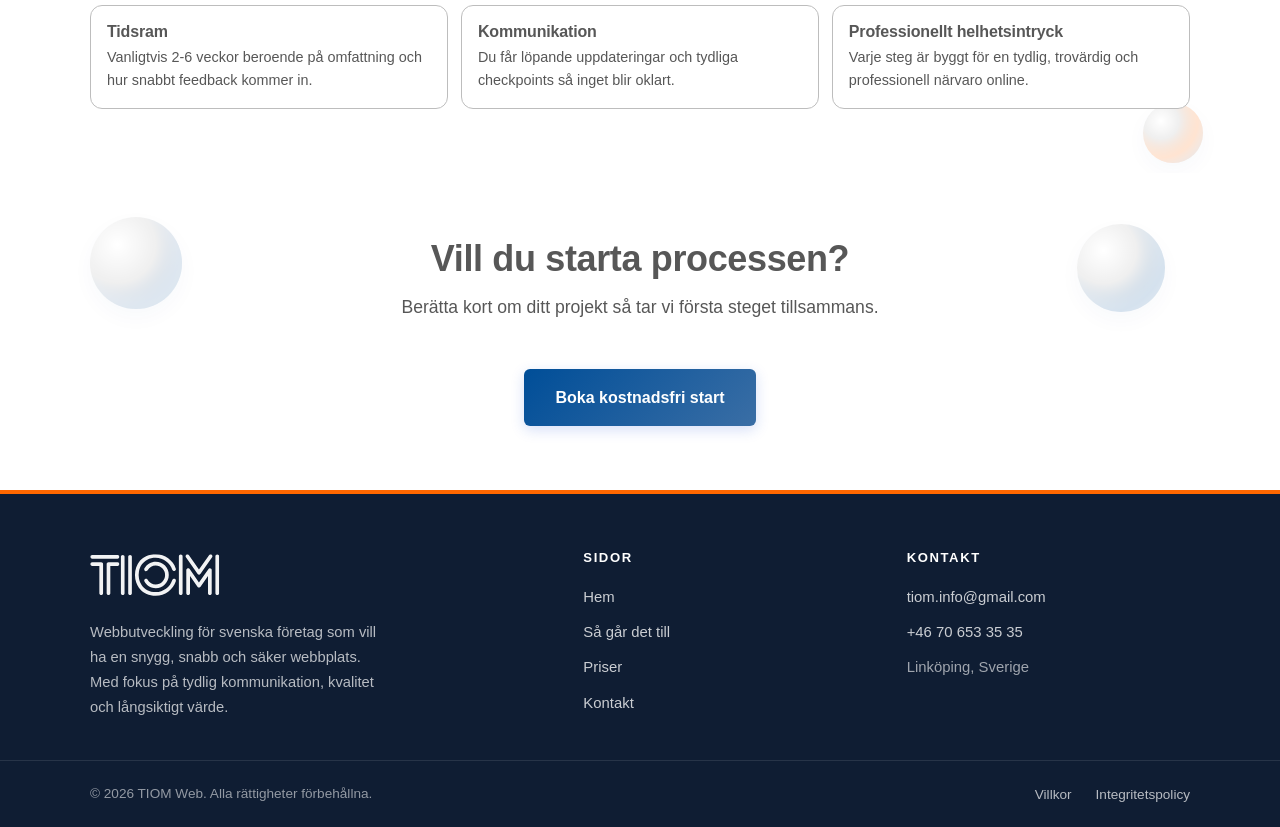
<file: process.html>
<!DOCTYPE html>
<html lang="sv">
<head>
    <meta charset="UTF-8" />
    <meta name="viewport" content="width=device-width, initial-scale=1.0" />
    <meta http-equiv="X-UA-Compatible" content="ie=edge" />
    <meta http-equiv="Content-Security-Policy" content="default-src 'self'; script-src 'self' 'unsafe-inline'; style-src 'self' 'unsafe-inline' https://fonts.googleapis.com; img-src 'self' data: https:; font-src 'self' data: https://fonts.gstatic.com; connect-src 'self'; frame-ancestors 'none'; base-uri 'self'; form-action 'self';" />
    <meta name="referrer" content="strict-origin-when-cross-origin" />
    <meta name="format-detection" content="telephone=no" />
        <title>Hur jag bygger din hemsida – snabbt &amp; smidigt | TIOM Web</title>
    <meta name="description" content="Se hur din nya företagshemsida byggs steg för steg. Tydlig process, snabba leveranser och direkt kommunikation – utan onödigt krångel." />
    <meta name="theme-color" content="#2563eb" />
        <link rel="canonical" href="https://web.tiom.nu/process.html" />
        <meta property="og:locale" content="sv_SE" />
        <meta property="og:type" content="website" />
        <meta property="og:site_name" content="TIOM Web" />
        <meta property="og:title" content="Hur jag bygger din hemsida – snabbt &amp; smidigt | TIOM Web" />
        <meta property="og:description" content="Se hur din nya företagshemsida byggs steg för steg. Tydlig process, snabba leveranser och direkt kommunikation – utan onödigt krångel." />
        <meta property="og:url" content="https://web.tiom.nu/process.html" />
        <meta property="og:image" content="https://web.tiom.nu/media/images/TIOM%20Web%20OG%20Banner.svg" />
        <meta property="og:image:width" content="1200" />
        <meta property="og:image:height" content="630" />
        <meta property="og:image:alt" content="TIOM Web OG-banner" />
        <meta name="twitter:card" content="summary_large_image" />
        <meta name="twitter:title" content="Hur jag bygger din hemsida – snabbt &amp; smidigt | TIOM Web" />
        <meta name="twitter:description" content="Se hur din nya företagshemsida byggs steg för steg. Tydlig process, snabba leveranser och direkt kommunikation – utan onödigt krångel." />
        <meta name="twitter:image" content="https://web.tiom.nu/media/images/TIOM%20Web%20OG%20Banner.svg" />
    <link rel="icon" type="image/png" href="media/images/TIOM Favicon 64x64.png" />
    <link rel="preconnect" href="https://fonts.googleapis.com" />
    <link rel="preconnect" href="https://fonts.gstatic.com" crossorigin />
    <link href="https://fonts.googleapis.com/css2?family=Plus+Jakarta+Sans:wght@400;500;600;700;800&display=swap" rel="stylesheet" />
    <link rel="stylesheet" href="css/style.min.css" />
        <script type="application/ld+json">
        {
            "@context": "https://schema.org",
            "@type": "WebPage",
            "name": "Hur jag bygger din hemsida – snabbt och smidigt",
            "url": "https://web.tiom.nu/process.html",
            "inLanguage": "sv-SE",
            "isPartOf": {
                "@type": "WebSite",
                "name": "TIOM Web",
                "url": "https://web.tiom.nu/"
            },
            "description": "Se hur din nya företagshemsida byggs steg för steg. Tydlig process, snabba leveranser och direkt kommunikation utan onödigt krångel."
        }
        </script>
</head>
<body>
    <a class="skip-link" href="#main-content">Hoppa till huvudinnehållet</a>
    <nav class="navbar">
        <div class="nav-container">
            <a class="nav-logo" href="index.html"><img src="media/images/TIOM Black.svg" alt="TIOM Web - Hem" loading="lazy" decoding="async"></a>
            <button class="nav-toggle" type="button" aria-expanded="false" aria-controls="primary-nav" aria-label="Öppna meny">
                <span></span>
                <span></span>
                <span></span>
            </button>
            <div class="nav-links" id="primary-nav">
                <a href="/process.html" class="nav-link is-active">Så går det till</a>
                <a href="/pricing.html" class="nav-link">Priser</a>
                <a href="index.html#contact" class="nav-link">Kontakt</a>
                <a href="index.html#contact" class="nav-cta">Starta Projekt</a>
            </div>
        </div>
    </nav>

    <main id="main-content" role="main" tabindex="-1">

    <section class="flow-hero bubble-zone">
        <div class="hero-bubbles" aria-hidden="true">
            <span class="hero-bubble hero-bubble-1"></span>
            <span class="hero-bubble hero-bubble-2"></span>
            <span class="hero-bubble hero-bubble-3"></span>
            <span class="hero-bubble hero-bubble-4"></span>
            <span class="hero-bubble hero-bubble-5"></span>
            <span class="hero-bubble hero-bubble-6"></span>
        </div>
        <div class="container flow-hero-content">
            <p class="hero-eyebrow">Process</p>
            <h1 class="hero-title">Så går ditt webbprojekt till</h1>
            <p class="hero-subtitle">En tydlig process med klara leveranser i varje steg. Du vet alltid vad som händer, när det händer och vad jag behöver från dig.</p>
        </div>
    </section>

    <section class="flow-steps-section bubble-zone">
        <div class="hero-bubbles" aria-hidden="true">
            <span class="hero-bubble hero-bubble-1"></span>
            <span class="hero-bubble hero-bubble-3"></span>
            <span class="hero-bubble hero-bubble-4"></span>
            <span class="hero-bubble hero-bubble-6"></span>
        </div>
        <div class="container">
            <div class="flow-steps-grid">
                <article class="flow-step-card">
                    <header class="flow-step-header">
                        <span class="flow-step-number">01</span>
                        <div>
                            <h2>Kickoff & strategi</h2>
                            <p>Jag sätter mål, scope och riktning för projektet.</p>
                        </div>
                    </header>
                    <div class="flow-step-columns">
                        <div class="flow-col">
                            <h3>Detta gör jag</h3>
                            <ul>
                                <li>Workshop kring målgrupp och kommunikation</li>
                                <li>Rekommenderar struktur och teknisk lösning</li>
                                <li>Tar fram projektplan och tidslinje</li>
                            </ul>
                        </div>
                        <div class="flow-col flow-col-client">
                            <h3>Detta behöver jag från dig</h3>
                            <ul>
                                <li>Kort beskrivning av mål och erbjudande</li>
                                <li>Kontaktperson för snabba beslut</li>
                                <li>Exempel på sidor du gillar</li>
                            </ul>
                        </div>
                    </div>
                </article>

                <article class="flow-step-card">
                    <header class="flow-step-header">
                        <span class="flow-step-number">02</span>
                        <div>
                            <h2>Struktur & design</h2>
                            <p>Jag bygger wireframe och designriktning för en tydlig användarresa.</p>
                        </div>
                    </header>
                    <div class="flow-step-columns">
                        <div class="flow-col">
                            <h3>Detta gör jag</h3>
                            <ul>
                                <li>Skapar sidstruktur och informationsarkitektur</li>
                                <li>Designar visuellt uttryck i linje med varumärket</li>
                                <li>Bygger tydlig struktur i CTA och flöden</li>
                            </ul>
                        </div>
                        <div class="flow-col flow-col-client">
                            <h3>Detta behöver jag från dig</h3>
                            <ul>
                                <li>Logotyp, färger och varumärkesmaterial</li>
                                <li>Feedback i 1-2 beslutsrundor</li>
                                <li>Godkännande innan utvecklingsstart</li>
                            </ul>
                        </div>
                    </div>
                </article>

                <article class="flow-step-card">
                    <header class="flow-step-header">
                        <span class="flow-step-number">03</span>
                        <div>
                            <h2>Utveckling & innehåll</h2>
                            <p>Jag kodar och implementerar allt innehåll i en snabb, responsiv lösning.</p>
                        </div>
                    </header>
                    <div class="flow-step-columns">
                        <div class="flow-col">
                            <h3>Detta gör jag</h3>
                            <ul>
                                <li>Utvecklar sidorna med mobil-först fokus</li>
                                <li>Implementerar SEO-grunder och prestandaoptimering</li>
                                <li>Kvalitetssäkrar formulär, länkar och funktioner</li>
                            </ul>
                        </div>
                        <div class="flow-col flow-col-client">
                            <h3>Detta behöver jag från dig</h3>
                            <ul>
                                <li>Slutlig text och bilder (jag hjälper gärna)</li>
                                <li>Tillgång till domän/hosting vid behov</li>
                                <li>Snabb återkoppling på staging-version</li>
                            </ul>
                        </div>
                    </div>
                </article>

                <article class="flow-step-card">
                    <header class="flow-step-header">
                        <span class="flow-step-number">04</span>
                        <div>
                            <h2>Lansering & uppföljning</h2>
                            <p>Jag publicerar, följer upp och säkerställer att allt fungerar i drift.</p>
                        </div>
                    </header>
                    <div class="flow-step-columns">
                        <div class="flow-col">
                            <h3>Detta gör jag</h3>
                            <ul>
                                <li>Lanserar sidan och gör sluttest på alla enheter</li>
                                <li>Sätter upp grundläggande spårning</li>
                                <li>Lämnar över med tydlig genomgång</li>
                            </ul>
                        </div>
                        <div class="flow-col flow-col-client">
                            <h3>Detta behöver jag från dig</h3>
                            <ul>
                                <li>Slutligt godkännande innan publicering</li>
                                <li>Kontakt för lanseringsdagen</li>
                                <li>Prioriterade mål för de första 30 dagarna</li>
                            </ul>
                        </div>
                    </div>
                </article>
            </div>
        </div>
    </section>

    <section class="flow-summary-section bubble-zone">
        <div class="hero-bubbles" aria-hidden="true">
            <span class="hero-bubble hero-bubble-2"></span>
            <span class="hero-bubble hero-bubble-5"></span>
            <span class="hero-bubble hero-bubble-6"></span>
        </div>
        <div class="container flow-summary-grid">
            <div class="flow-summary-card">
                <h2>Tidsram</h2>
                <p>Vanligtvis 2-6 veckor beroende på omfattning och hur snabbt feedback kommer in.</p>
            </div>
            <div class="flow-summary-card">
                <h2>Kommunikation</h2>
                <p>Du får löpande uppdateringar och tydliga checkpoints så inget blir oklart.</p>
            </div>
            <div class="flow-summary-card">
                <h2>Professionellt helhetsintryck</h2>
                <p>Varje steg är byggt för en tydlig, trovärdig och professionell närvaro online.</p>
            </div>
        </div>
    </section>

    <section class="pricing-cta bubble-zone">
        <div class="hero-bubbles" aria-hidden="true">
            <span class="hero-bubble hero-bubble-1"></span>
            <span class="hero-bubble hero-bubble-3"></span>
            <span class="hero-bubble hero-bubble-5"></span>
        </div>
        <div class="container">
            <h2 class="section-heading">Vill du starta processen?</h2>
            <p class="section-lead">Berätta kort om ditt projekt så tar vi första steget tillsammans.</p>
            <a class="btn btn-primary btn-large" href="index.html#contact">Boka kostnadsfri start</a>
        </div>
    </section>

    </main>

    <footer class="footer">
        <div class="container footer-grid">
            <div class="footer-brand">
                <a href="index.html" class="footer-logo" aria-label="TIOM Web - Hem">
                    <img src="media/images/TIOM Black.svg" alt="TIOM Web" loading="lazy" decoding="async">
                </a>
                <p class="footer-tagline">Webbutveckling för svenska företag som vill ha en snygg, snabb och säker webbplats. Med fokus på tydlig kommunikation, kvalitet och långsiktigt värde.</p>
            </div>
            <nav class="footer-col" aria-label="Sidlänkar">
                <h2 class="footer-heading">Sidor</h2>
                <ul class="footer-list">
                    <li><a href="index.html">Hem</a></li>
                    <li><a href="process.html">Så går det till</a></li>
                    <li><a href="pricing.html">Priser</a></li>
                    <li><a href="index.html#contact">Kontakt</a></li>
                </ul>
            </nav>
            <div class="footer-col">
                <h2 class="footer-heading">Kontakt</h2>
                <ul class="footer-list footer-contact">
                    <li><a href="mailto:tiom.info@gmail.com">tiom.info@gmail.com</a></li>
                    <li><a href="tel:+46706533535">+46 70 653 35 35</a></li>
                    <li><span>Linköping, Sverige</span></li>
                </ul>
            </div>
        </div>
        <div class="footer-bottom">
            <div class="container footer-bottom-inner">
                <p>&copy; 2026 TIOM Web. Alla rättigheter förbehållna.</p>
                <ul class="footer-legal">
                    <li><a href="villkor.html">Villkor</a></li>
                    <li><a href="integritetspolicy.html">Integritetspolicy</a></li>
                </ul>
            </div>
        </div>
    </footer>

    <script src="js/script.js"></script>
</body>
</html>
</file>
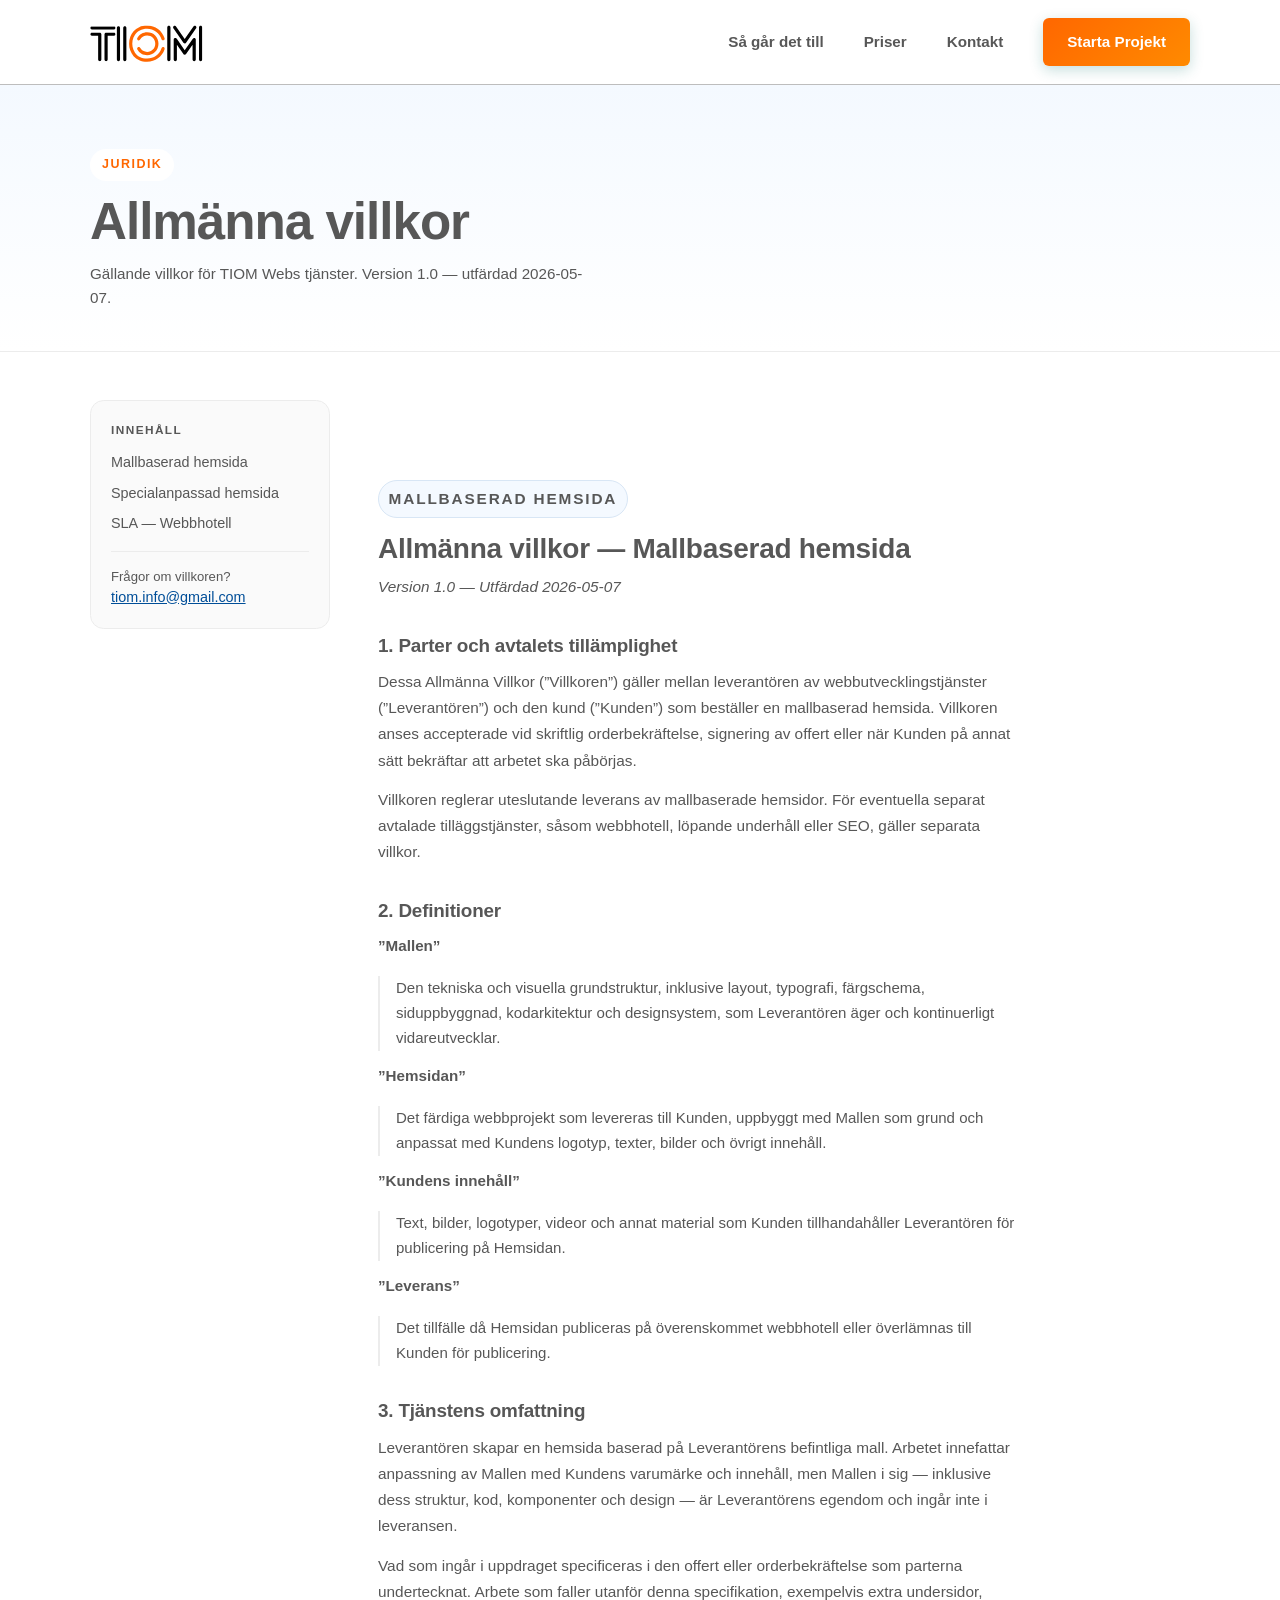
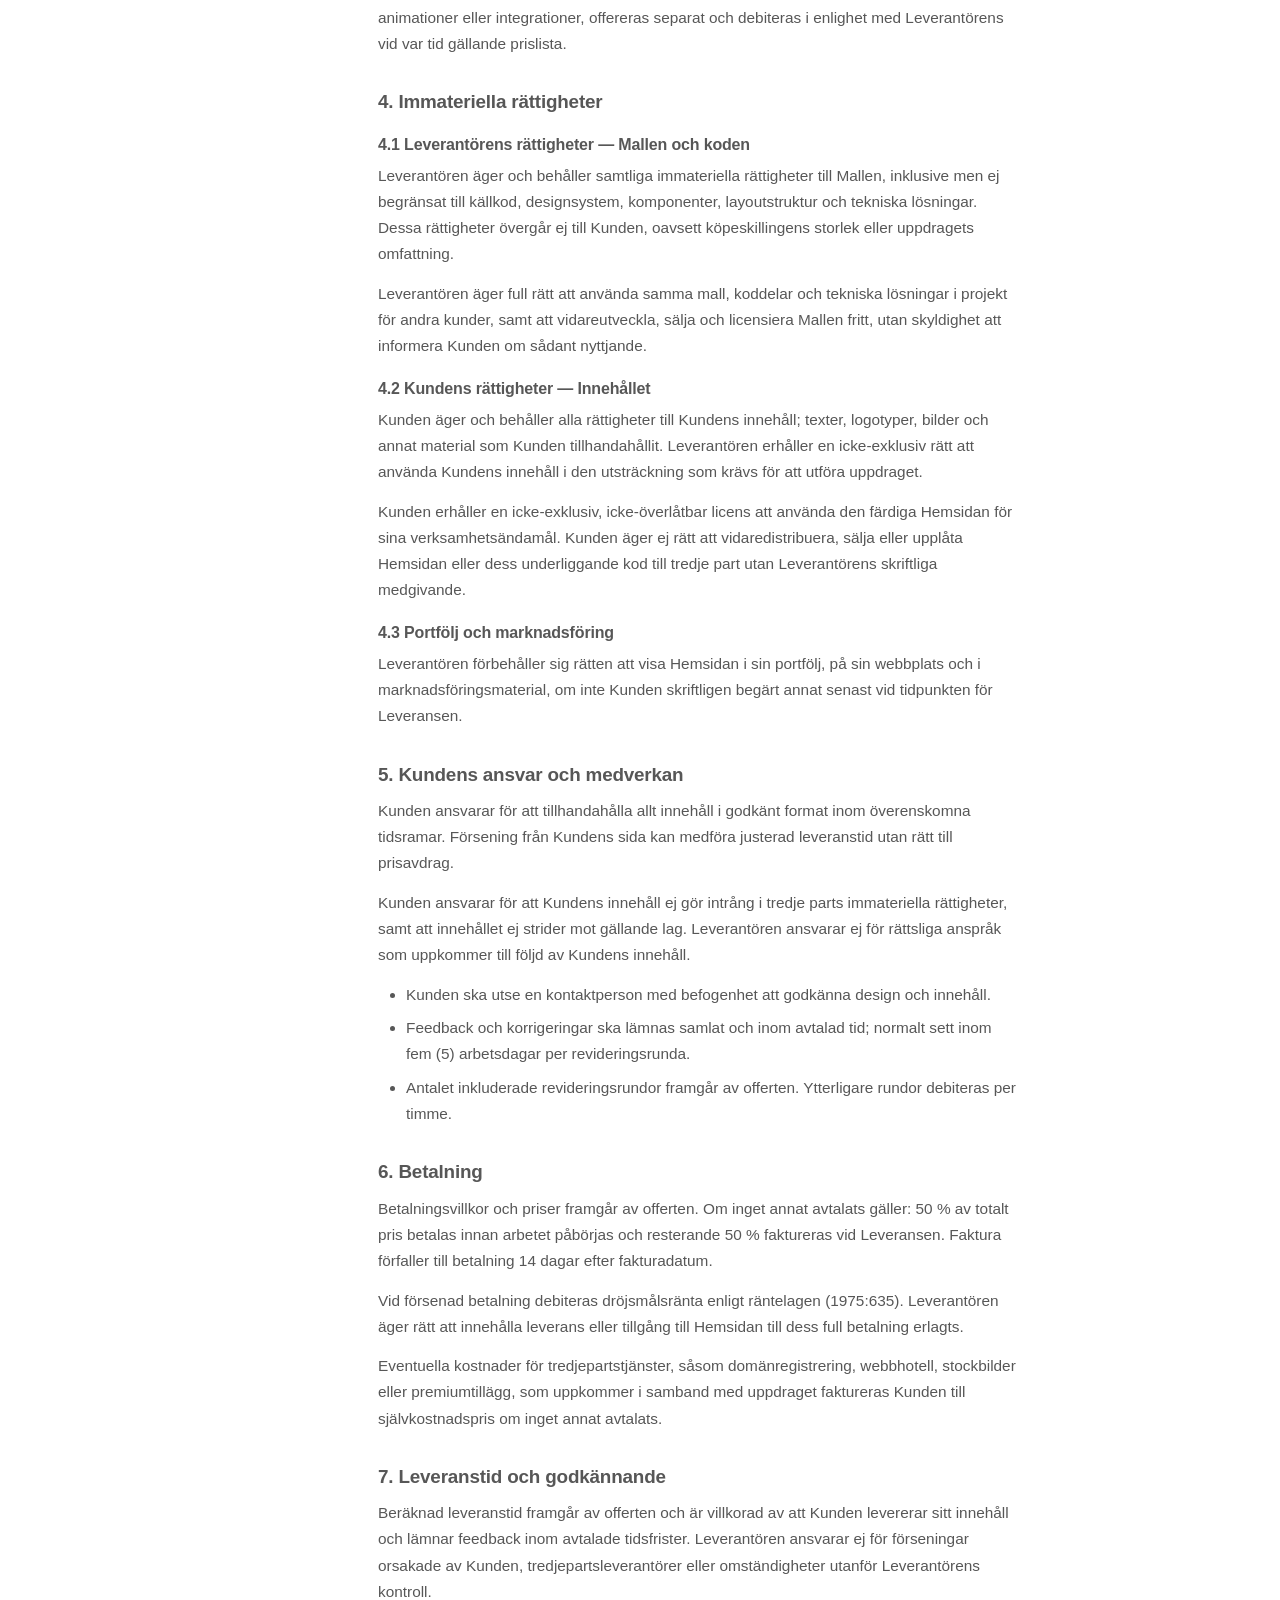
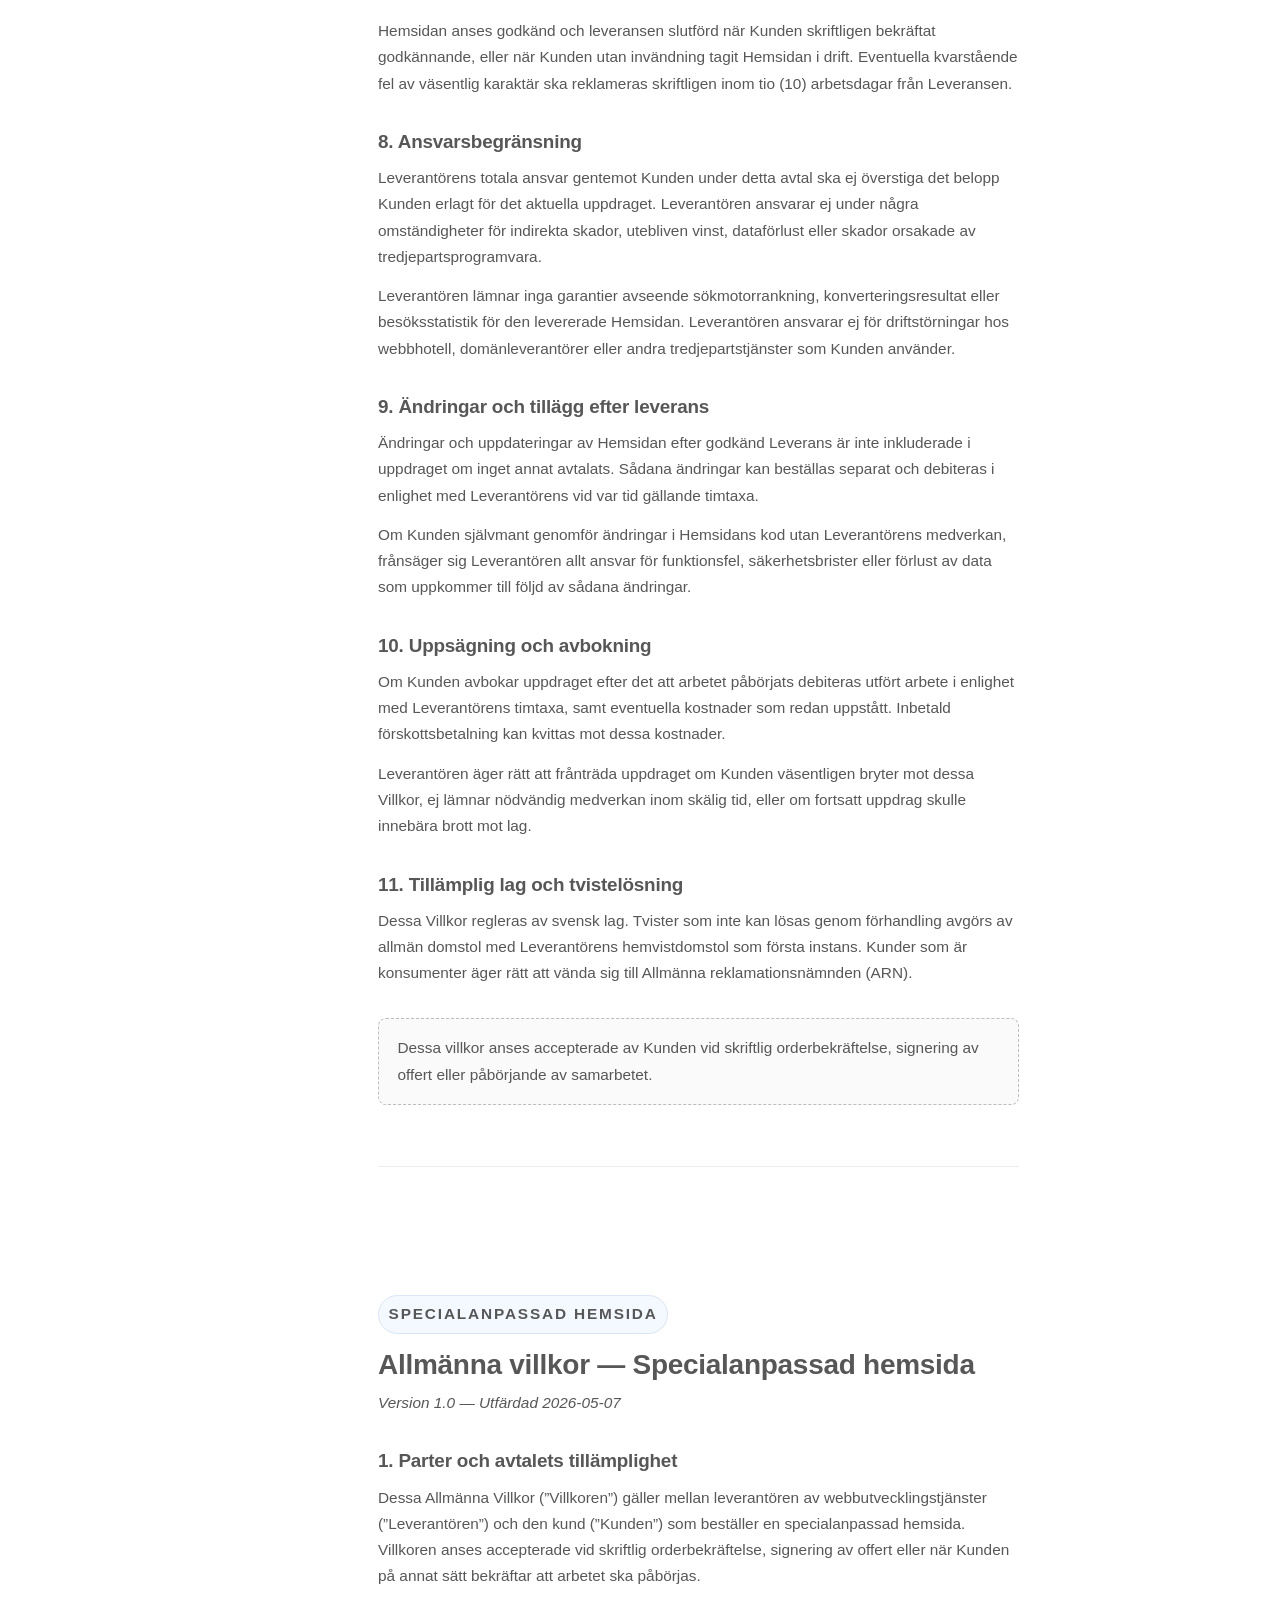
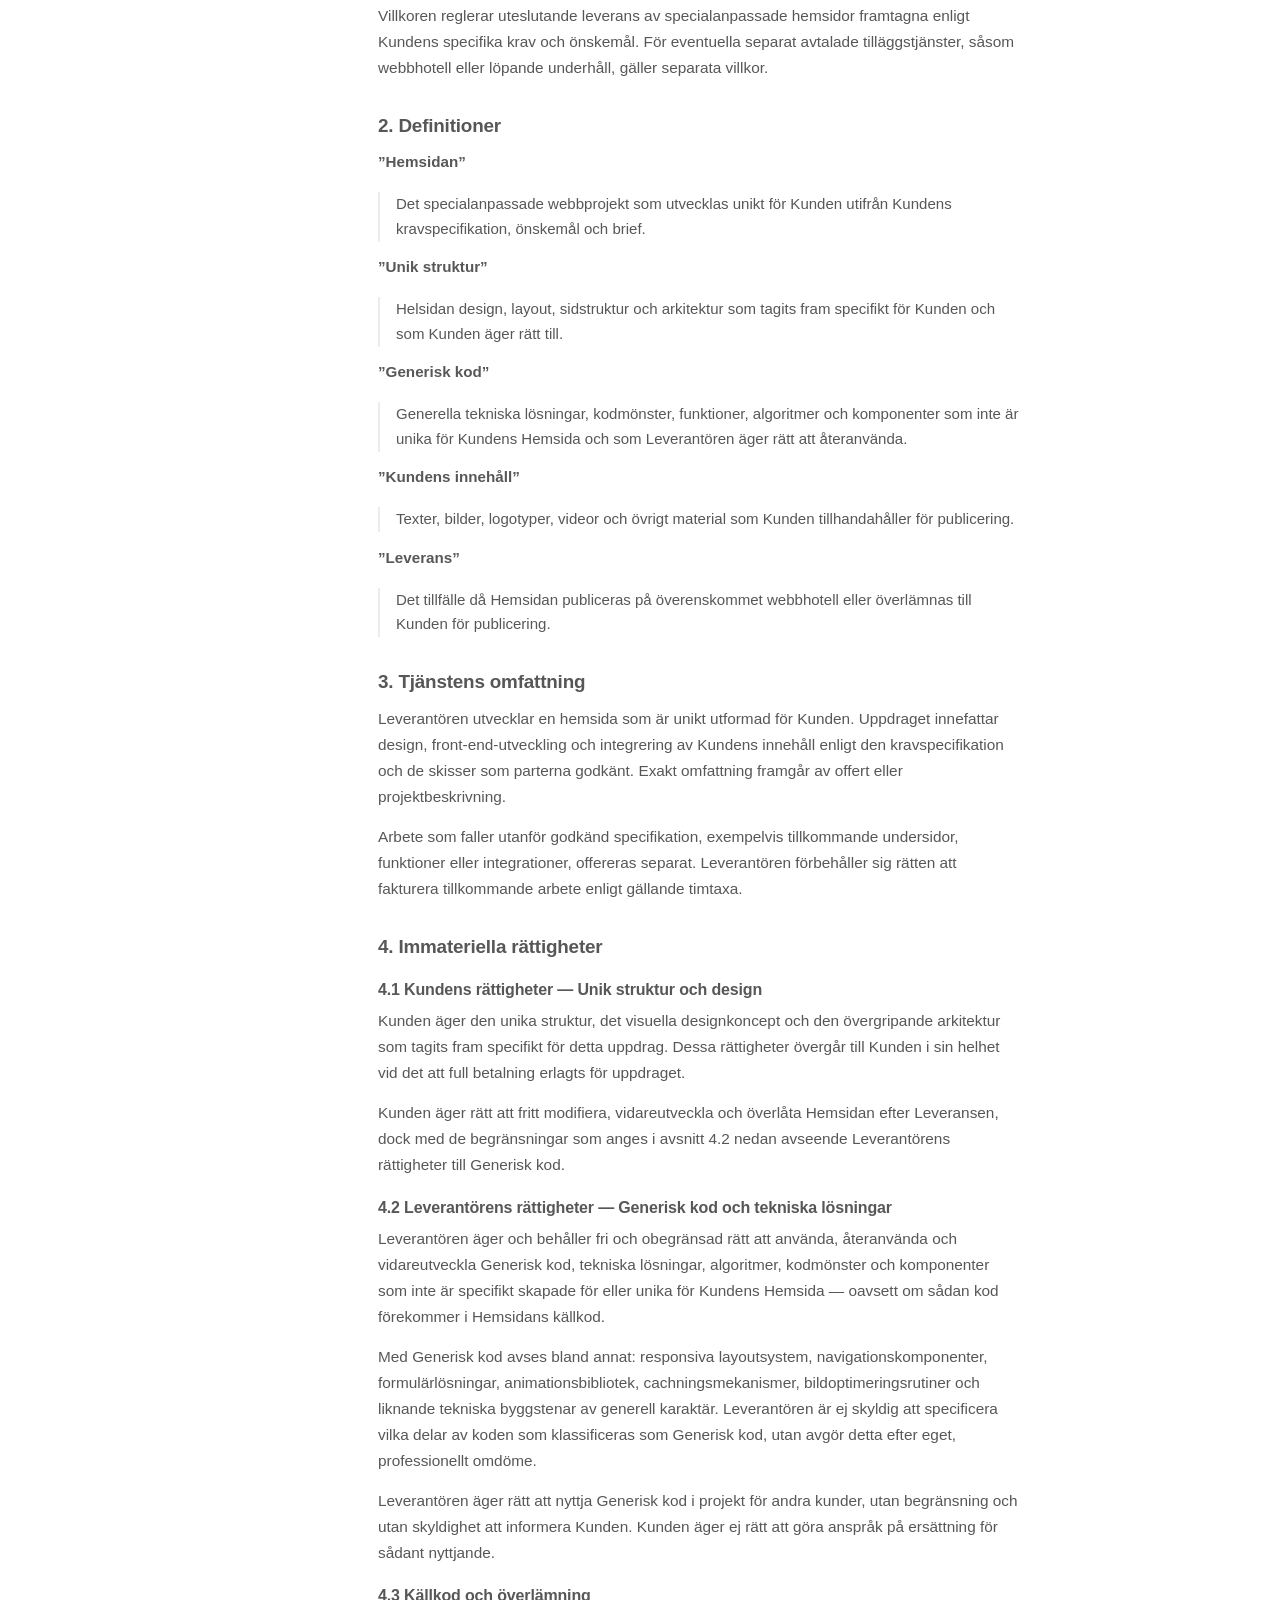
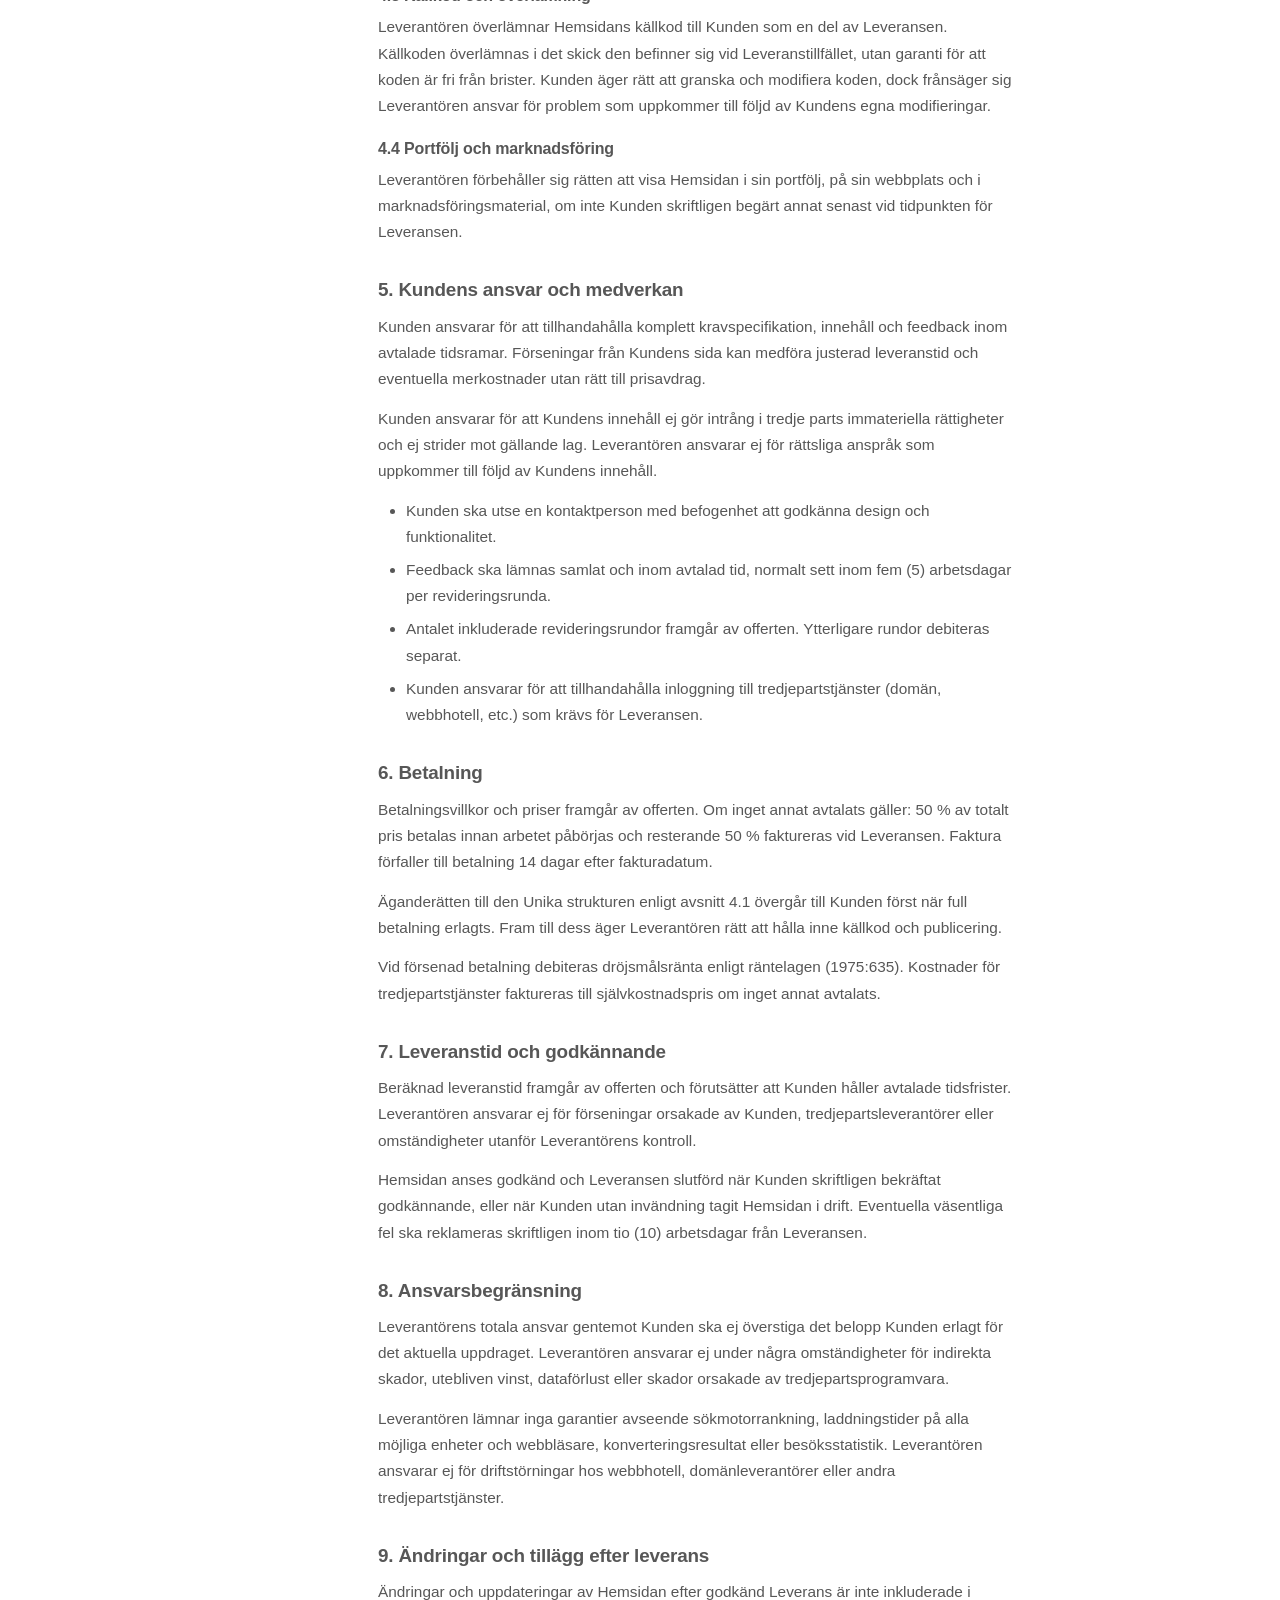
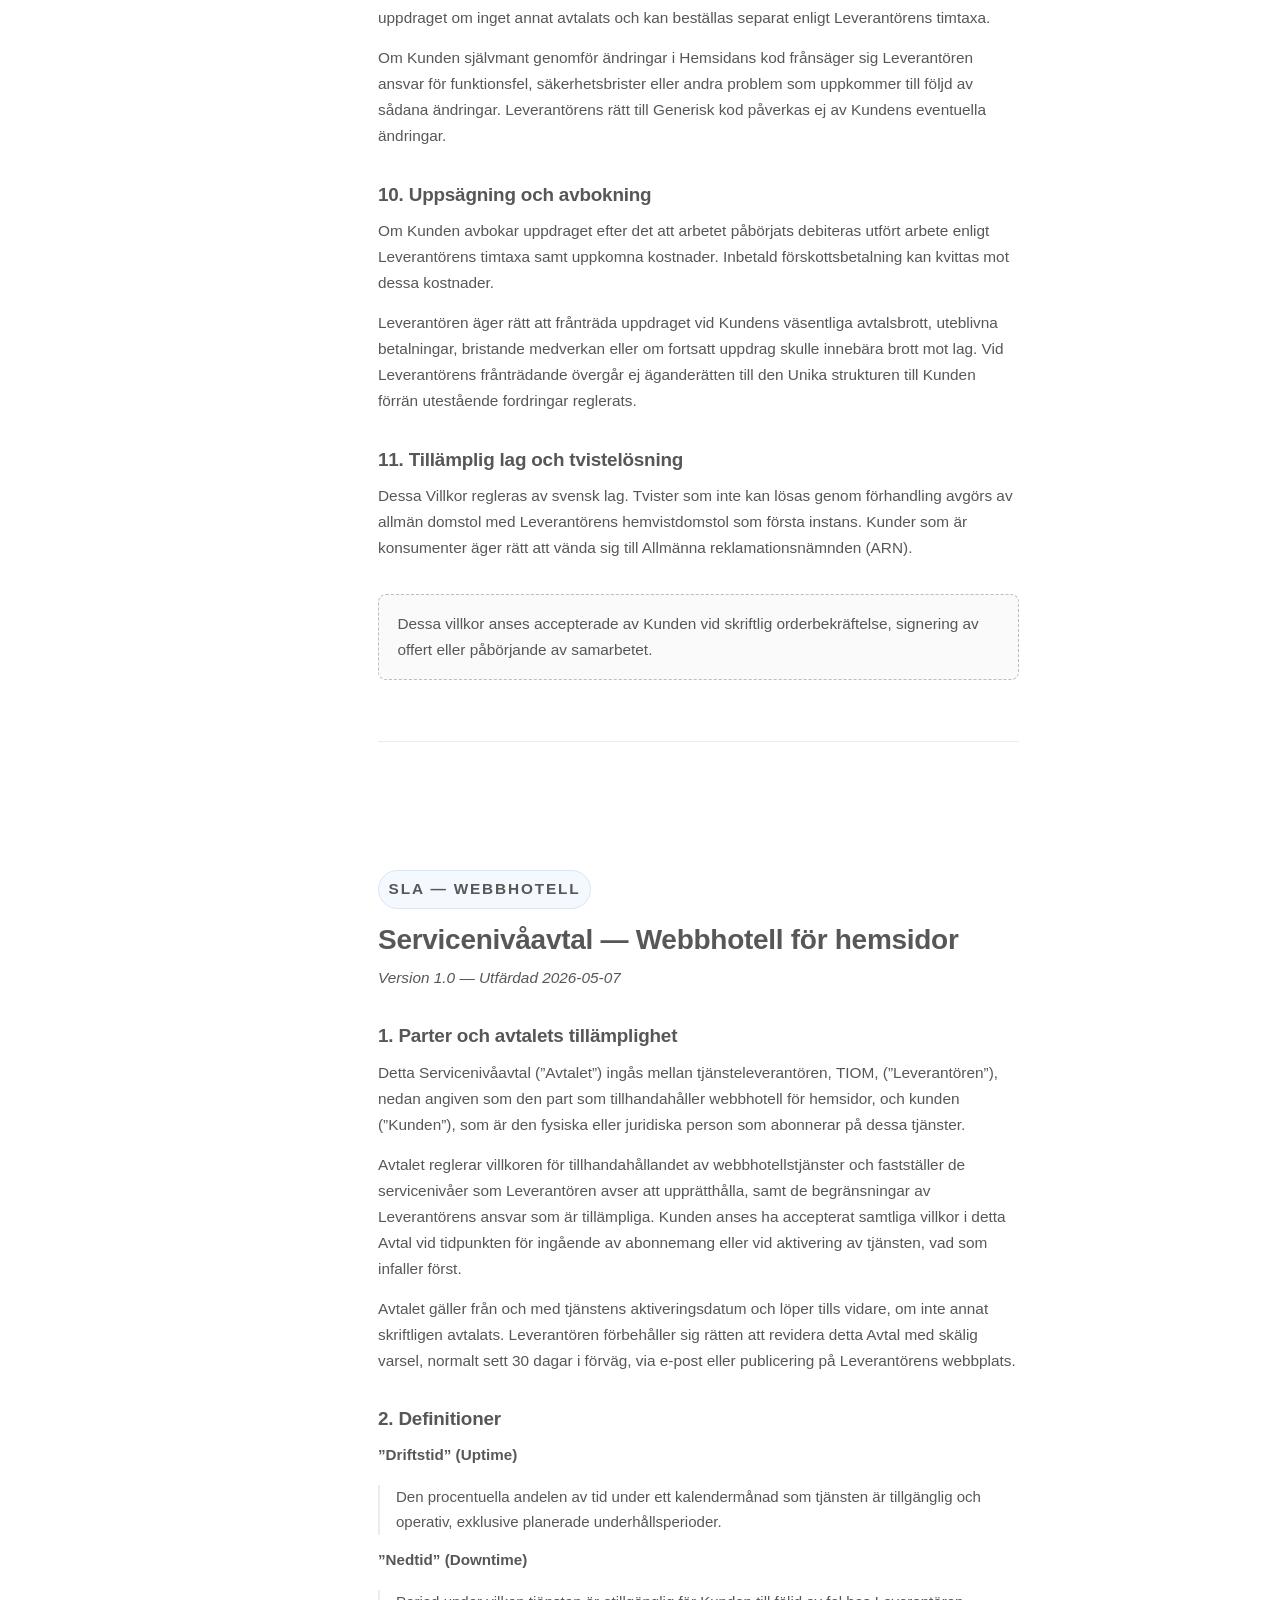
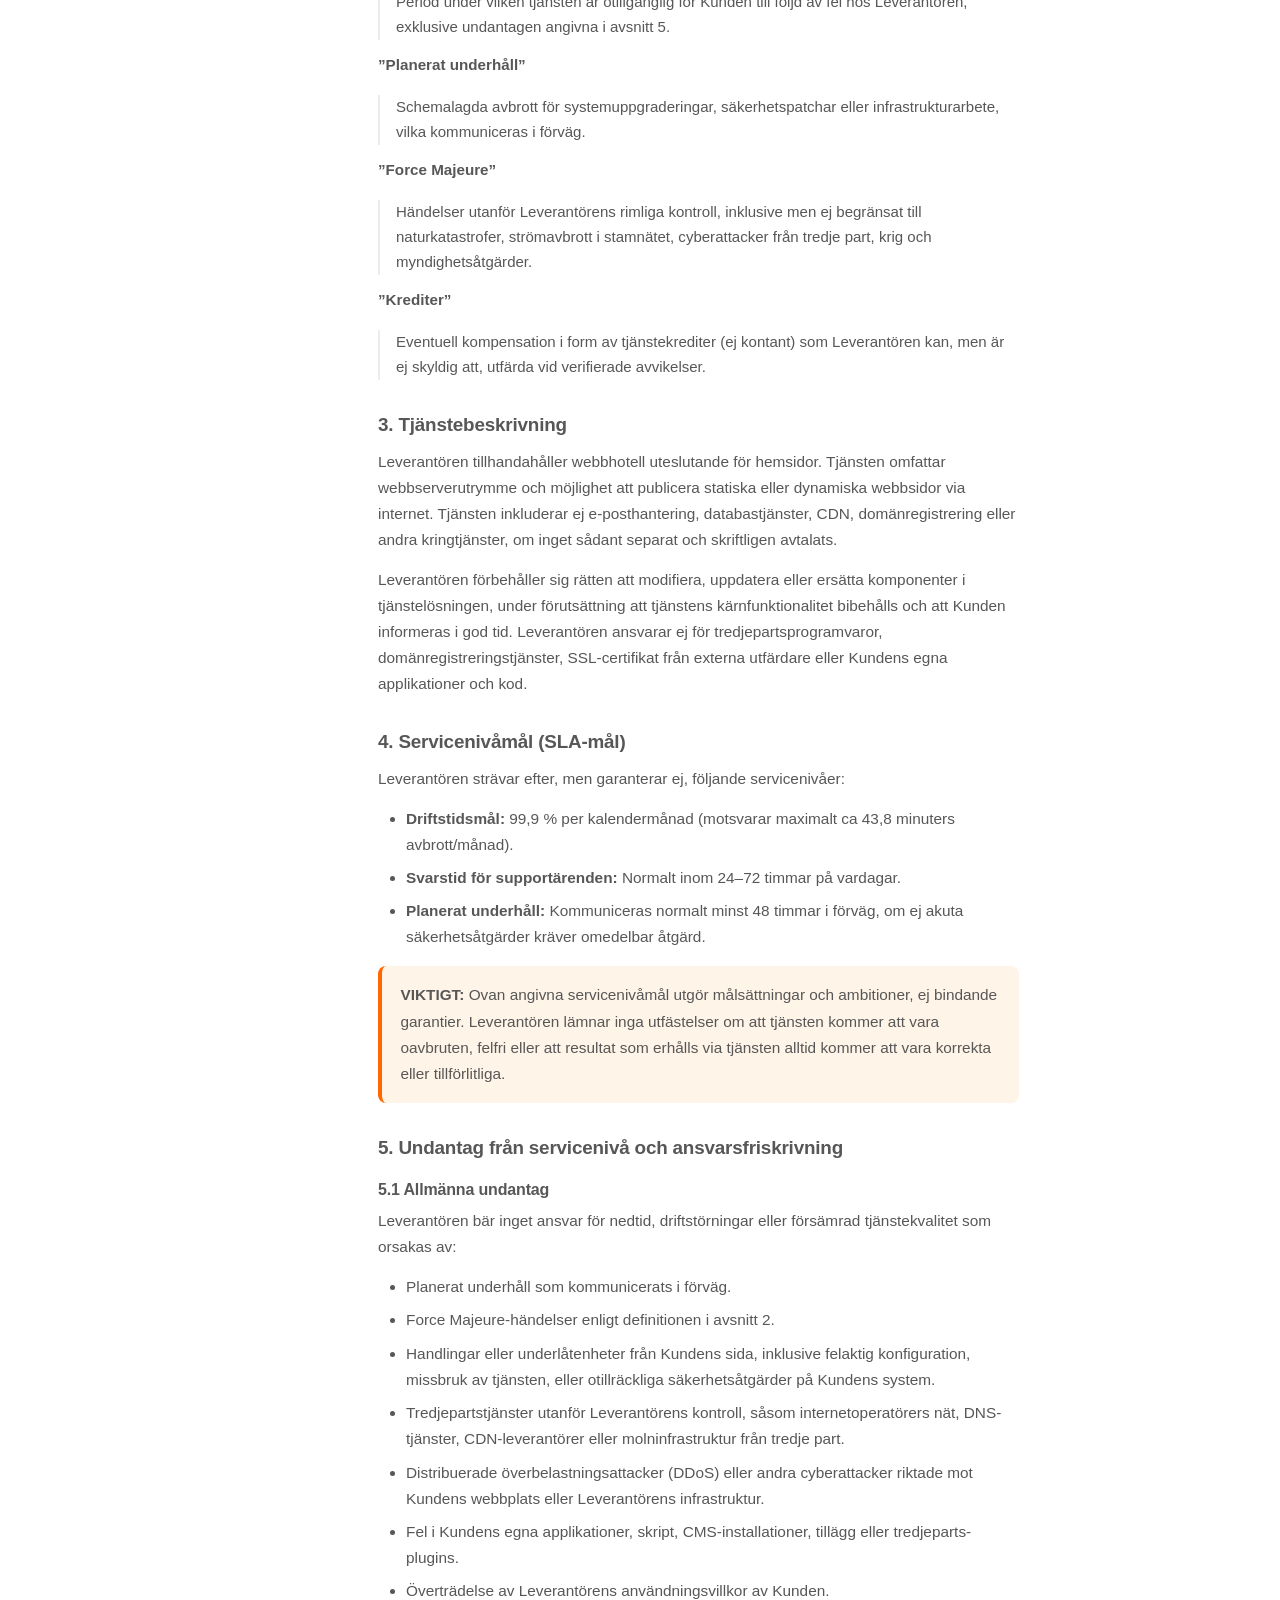
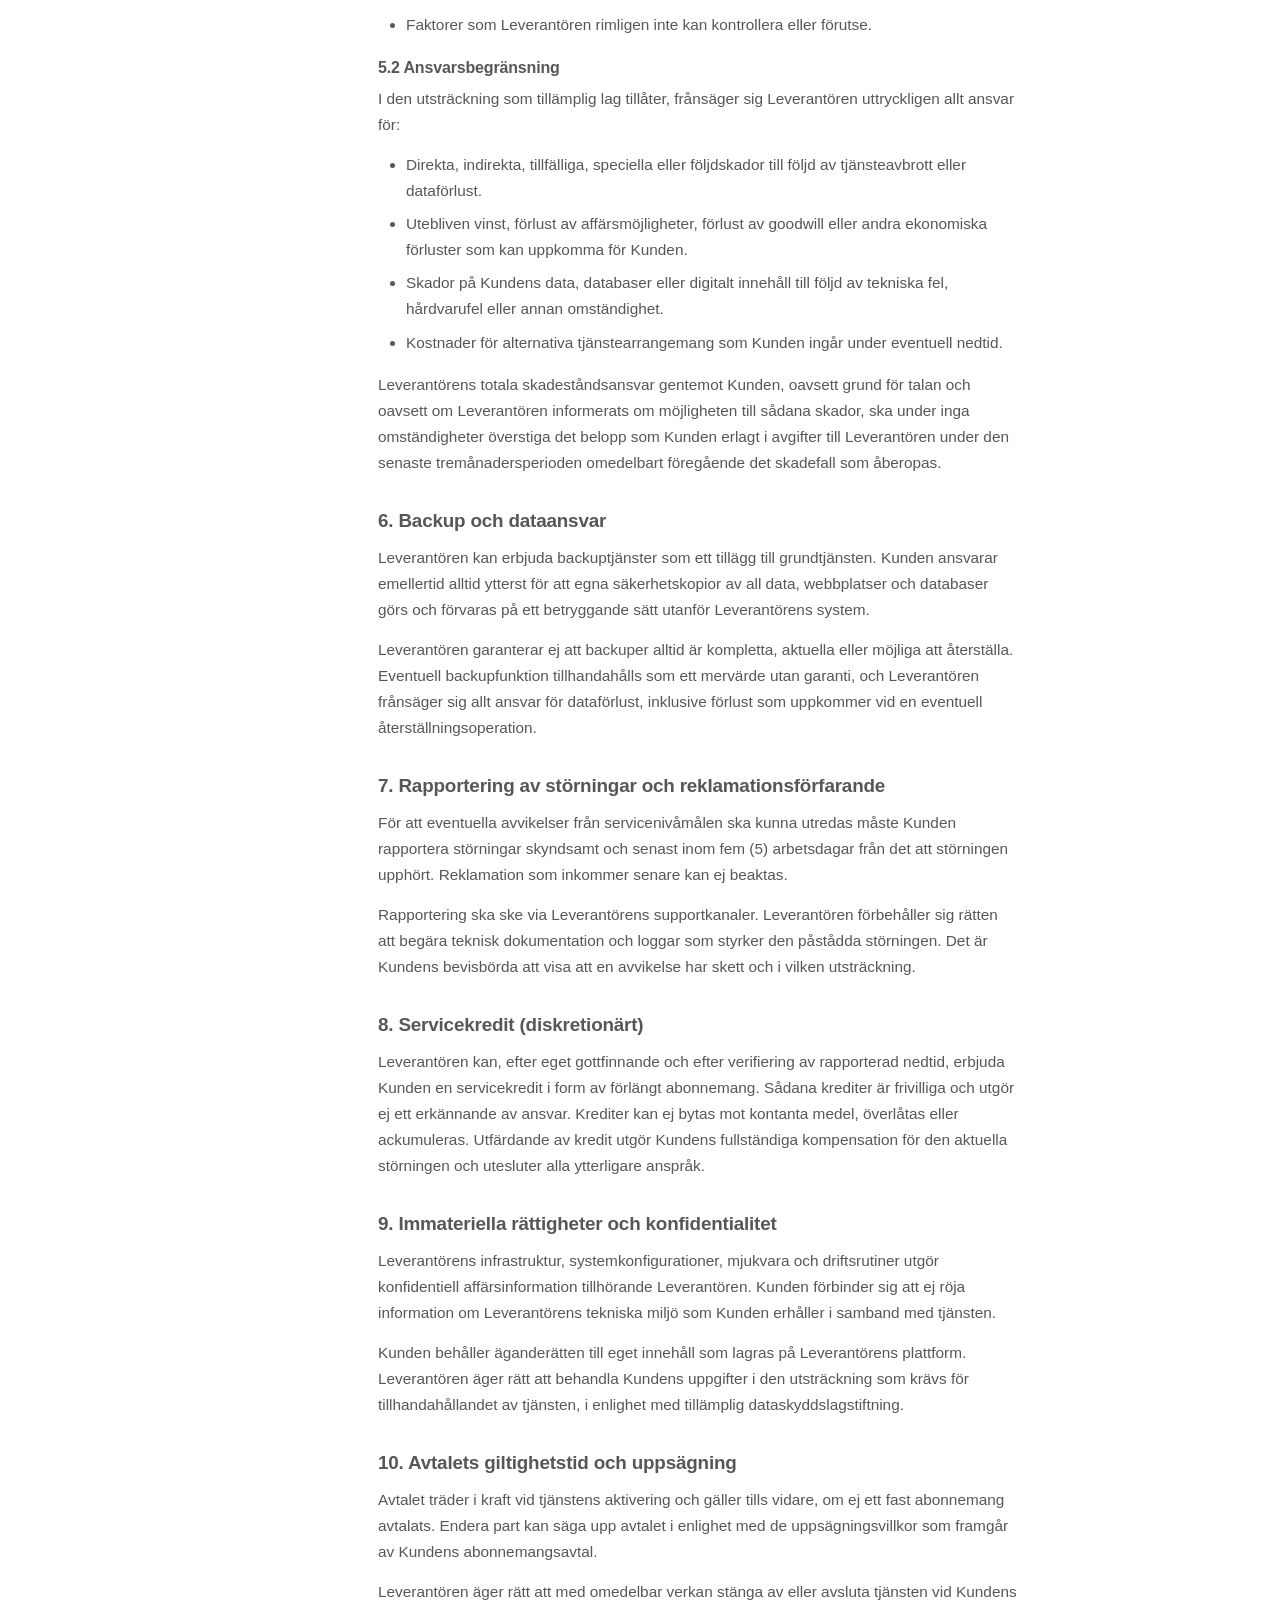
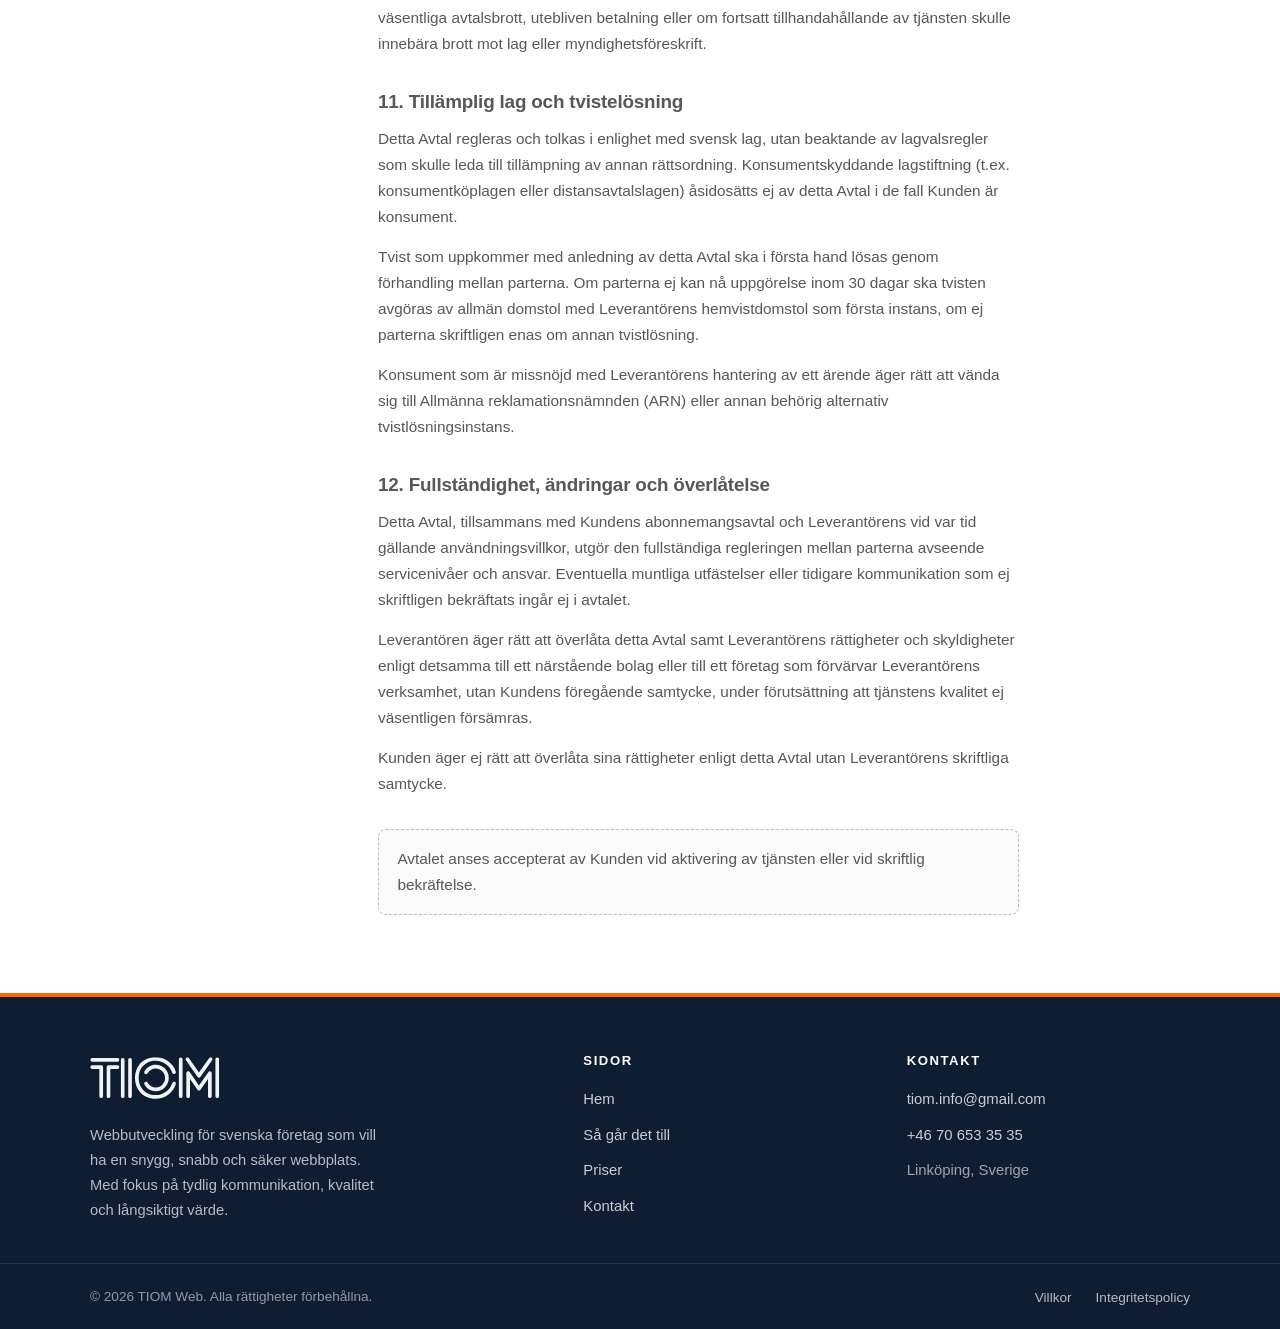
<file: villkor.html>
<!DOCTYPE html>
<html lang="sv">
<head>
    <meta charset="UTF-8" />
    <meta name="viewport" content="width=device-width, initial-scale=1.0" />
    <meta http-equiv="X-UA-Compatible" content="ie=edge" />
    <meta http-equiv="Content-Security-Policy" content="default-src 'self'; script-src 'self' 'unsafe-inline'; style-src 'self' 'unsafe-inline' https://fonts.googleapis.com; img-src 'self' data: https:; font-src 'self' data: https://fonts.gstatic.com; connect-src 'self'; frame-ancestors 'none'; base-uri 'self'; form-action 'self';" />
    <meta name="referrer" content="strict-origin-when-cross-origin" />
    <meta name="format-detection" content="telephone=no" />
    <title>Allmänna villkor | TIOM Web</title>
    <meta name="description" content="Allmänna villkor och servicenivåavtal för TIOM Webs tjänster — mallbaserad hemsida, specialanpassad hemsida och webbhotell." />
    <meta name="theme-color" content="#0f1d33" />
    <link rel="canonical" href="https://web.tiom.nu/villkor.html" />
    <meta name="robots" content="index, follow" />
    <meta property="og:locale" content="sv_SE" />
    <meta property="og:type" content="website" />
    <meta property="og:site_name" content="TIOM Web" />
    <meta property="og:title" content="Allmänna villkor | TIOM Web" />
    <meta property="og:description" content="Allmänna villkor och servicenivåavtal för TIOM Webs tjänster." />
    <meta property="og:url" content="https://web.tiom.nu/villkor.html" />
    <link rel="icon" type="image/png" href="media/images/TIOM Favicon 64x64.png" />
    <link rel="preconnect" href="https://fonts.googleapis.com" />
    <link rel="preconnect" href="https://fonts.gstatic.com" crossorigin />
    <link href="https://fonts.googleapis.com/css2?family=Plus+Jakarta+Sans:wght@400;500;600;700;800&display=swap" rel="stylesheet" />
    <link rel="stylesheet" href="css/style.min.css" />
</head>
<body>
    <a class="skip-link" href="#main-content">Hoppa till huvudinnehållet</a>
    <nav class="navbar">
        <div class="nav-container">
            <a class="nav-logo" href="index.html"><img src="media/images/TIOM Black.svg" alt="TIOM Web - Hem" loading="lazy" decoding="async"></a>
            <button class="nav-toggle" type="button" aria-expanded="false" aria-controls="primary-nav" aria-label="Öppna meny">
                <span></span>
                <span></span>
                <span></span>
            </button>
            <div class="nav-links" id="primary-nav">
                <a href="/process.html" class="nav-link">Så går det till</a>
                <a href="/pricing.html" class="nav-link">Priser</a>
                <a href="index.html#contact" class="nav-link">Kontakt</a>
                <a href="index.html#contact" class="nav-cta">Starta Projekt</a>
            </div>
        </div>
    </nav>

    <main id="main-content" role="main" tabindex="-1">

    <section class="legal-hero">
        <div class="container">
            <p class="hero-eyebrow">Juridik</p>
            <h1 class="hero-title">Allmänna villkor</h1>
            <p class="legal-hero-meta">Gällande villkor för TIOM Webs tjänster. Version 1.0 — utfärdad 2026-05-07.</p>
        </div>
    </section>

    <section class="legal-section">
        <div class="container legal-container">
            <aside class="legal-toc" aria-label="Innehållsförteckning">
                <p class="legal-toc-label">Innehåll</p>
                <ul>
                    <li><a href="#mallsida">Mallbaserad hemsida</a></li>
                    <li><a href="#specialanpassad">Specialanpassad hemsida</a></li>
                    <li><a href="#sla-webbhotell">SLA — Webbhotell</a></li>
                </ul>
                <p class="legal-toc-help">Frågor om villkoren? <a href="mailto:tiom.info@gmail.com">tiom.info@gmail.com</a></p>
            </aside>

            <article class="legal-article">

                <section id="mallsida" class="legal-block">
                    <p class="legal-tag">Mallbaserad hemsida</p>
                    <h2>Allmänna villkor — Mallbaserad hemsida</h2>
                    <p class="legal-meta">Version 1.0 — Utfärdad 2026-05-07</p>

                    <h3>1. Parter och avtalets tillämplighet</h3>
                    <p>Dessa Allmänna Villkor (”Villkoren”) gäller mellan leverantören av webbutvecklingstjänster (”Leverantören”) och den kund (”Kunden”) som beställer en mallbaserad hemsida. Villkoren anses accepterade vid skriftlig orderbekräftelse, signering av offert eller när Kunden på annat sätt bekräftar att arbetet ska påbörjas.</p>
                    <p>Villkoren reglerar uteslutande leverans av mallbaserade hemsidor. För eventuella separat avtalade tilläggstjänster, såsom webbhotell, löpande underhåll eller SEO, gäller separata villkor.</p>

                    <h3>2. Definitioner</h3>
                    <dl class="legal-defs">
                        <dt>”Mallen”</dt>
                        <dd>Den tekniska och visuella grundstruktur, inklusive layout, typografi, färgschema, siduppbyggnad, kodarkitektur och designsystem, som Leverantören äger och kontinuerligt vidareutvecklar.</dd>
                        <dt>”Hemsidan”</dt>
                        <dd>Det färdiga webbprojekt som levereras till Kunden, uppbyggt med Mallen som grund och anpassat med Kundens logotyp, texter, bilder och övrigt innehåll.</dd>
                        <dt>”Kundens innehåll”</dt>
                        <dd>Text, bilder, logotyper, videor och annat material som Kunden tillhandahåller Leverantören för publicering på Hemsidan.</dd>
                        <dt>”Leverans”</dt>
                        <dd>Det tillfälle då Hemsidan publiceras på överenskommet webbhotell eller överlämnas till Kunden för publicering.</dd>
                    </dl>

                    <h3>3. Tjänstens omfattning</h3>
                    <p>Leverantören skapar en hemsida baserad på Leverantörens befintliga mall. Arbetet innefattar anpassning av Mallen med Kundens varumärke och innehåll, men Mallen i sig — inklusive dess struktur, kod, komponenter och design — är Leverantörens egendom och ingår inte i leveransen.</p>
                    <p>Vad som ingår i uppdraget specificeras i den offert eller orderbekräftelse som parterna undertecknat. Arbete som faller utanför denna specifikation, exempelvis extra undersidor, animationer eller integrationer, offereras separat och debiteras i enlighet med Leverantörens vid var tid gällande prislista.</p>

                    <h3>4. Immateriella rättigheter</h3>
                    <h4>4.1 Leverantörens rättigheter — Mallen och koden</h4>
                    <p>Leverantören äger och behåller samtliga immateriella rättigheter till Mallen, inklusive men ej begränsat till källkod, designsystem, komponenter, layoutstruktur och tekniska lösningar. Dessa rättigheter övergår ej till Kunden, oavsett köpeskillingens storlek eller uppdragets omfattning.</p>
                    <p>Leverantören äger full rätt att använda samma mall, koddelar och tekniska lösningar i projekt för andra kunder, samt att vidareutveckla, sälja och licensiera Mallen fritt, utan skyldighet att informera Kunden om sådant nyttjande.</p>
                    <h4>4.2 Kundens rättigheter — Innehållet</h4>
                    <p>Kunden äger och behåller alla rättigheter till Kundens innehåll; texter, logotyper, bilder och annat material som Kunden tillhandahållit. Leverantören erhåller en icke-exklusiv rätt att använda Kundens innehåll i den utsträckning som krävs för att utföra uppdraget.</p>
                    <p>Kunden erhåller en icke-exklusiv, icke-överlåtbar licens att använda den färdiga Hemsidan för sina verksamhetsändamål. Kunden äger ej rätt att vidaredistribuera, sälja eller upplåta Hemsidan eller dess underliggande kod till tredje part utan Leverantörens skriftliga medgivande.</p>
                    <h4>4.3 Portfölj och marknadsföring</h4>
                    <p>Leverantören förbehåller sig rätten att visa Hemsidan i sin portfölj, på sin webbplats och i marknadsföringsmaterial, om inte Kunden skriftligen begärt annat senast vid tidpunkten för Leveransen.</p>

                    <h3>5. Kundens ansvar och medverkan</h3>
                    <p>Kunden ansvarar för att tillhandahålla allt innehåll i godkänt format inom överenskomna tidsramar. Försening från Kundens sida kan medföra justerad leveranstid utan rätt till prisavdrag.</p>
                    <p>Kunden ansvarar för att Kundens innehåll ej gör intrång i tredje parts immateriella rättigheter, samt att innehållet ej strider mot gällande lag. Leverantören ansvarar ej för rättsliga anspråk som uppkommer till följd av Kundens innehåll.</p>
                    <ul>
                        <li>Kunden ska utse en kontaktperson med befogenhet att godkänna design och innehåll.</li>
                        <li>Feedback och korrigeringar ska lämnas samlat och inom avtalad tid; normalt sett inom fem (5) arbetsdagar per revideringsrunda.</li>
                        <li>Antalet inkluderade revideringsrundor framgår av offerten. Ytterligare rundor debiteras per timme.</li>
                    </ul>

                    <h3>6. Betalning</h3>
                    <p>Betalningsvillkor och priser framgår av offerten. Om inget annat avtalats gäller: 50 % av totalt pris betalas innan arbetet påbörjas och resterande 50 % faktureras vid Leveransen. Faktura förfaller till betalning 14 dagar efter fakturadatum.</p>
                    <p>Vid försenad betalning debiteras dröjsmålsränta enligt räntelagen (1975:635). Leverantören äger rätt att innehålla leverans eller tillgång till Hemsidan till dess full betalning erlagts.</p>
                    <p>Eventuella kostnader för tredjepartstjänster, såsom domänregistrering, webbhotell, stockbilder eller premiumtillägg, som uppkommer i samband med uppdraget faktureras Kunden till självkostnadspris om inget annat avtalats.</p>

                    <h3>7. Leveranstid och godkännande</h3>
                    <p>Beräknad leveranstid framgår av offerten och är villkorad av att Kunden levererar sitt innehåll och lämnar feedback inom avtalade tidsfrister. Leverantören ansvarar ej för förseningar orsakade av Kunden, tredjepartsleverantörer eller omständigheter utanför Leverantörens kontroll.</p>
                    <p>Hemsidan anses godkänd och leveransen slutförd när Kunden skriftligen bekräftat godkännande, eller när Kunden utan invändning tagit Hemsidan i drift. Eventuella kvarstående fel av väsentlig karaktär ska reklameras skriftligen inom tio (10) arbetsdagar från Leveransen.</p>

                    <h3>8. Ansvarsbegränsning</h3>
                    <p>Leverantörens totala ansvar gentemot Kunden under detta avtal ska ej överstiga det belopp Kunden erlagt för det aktuella uppdraget. Leverantören ansvarar ej under några omständigheter för indirekta skador, utebliven vinst, dataförlust eller skador orsakade av tredjepartsprogramvara.</p>
                    <p>Leverantören lämnar inga garantier avseende sökmotorrankning, konverteringsresultat eller besöksstatistik för den levererade Hemsidan. Leverantören ansvarar ej för driftstörningar hos webbhotell, domänleverantörer eller andra tredjepartstjänster som Kunden använder.</p>

                    <h3>9. Ändringar och tillägg efter leverans</h3>
                    <p>Ändringar och uppdateringar av Hemsidan efter godkänd Leverans är inte inkluderade i uppdraget om inget annat avtalats. Sådana ändringar kan beställas separat och debiteras i enlighet med Leverantörens vid var tid gällande timtaxa.</p>
                    <p>Om Kunden självmant genomför ändringar i Hemsidans kod utan Leverantörens medverkan, frånsäger sig Leverantören allt ansvar för funktionsfel, säkerhetsbrister eller förlust av data som uppkommer till följd av sådana ändringar.</p>

                    <h3>10. Uppsägning och avbokning</h3>
                    <p>Om Kunden avbokar uppdraget efter det att arbetet påbörjats debiteras utfört arbete i enlighet med Leverantörens timtaxa, samt eventuella kostnader som redan uppstått. Inbetald förskottsbetalning kan kvittas mot dessa kostnader.</p>
                    <p>Leverantören äger rätt att frånträda uppdraget om Kunden väsentligen bryter mot dessa Villkor, ej lämnar nödvändig medverkan inom skälig tid, eller om fortsatt uppdrag skulle innebära brott mot lag.</p>

                    <h3>11. Tillämplig lag och tvistelösning</h3>
                    <p>Dessa Villkor regleras av svensk lag. Tvister som inte kan lösas genom förhandling avgörs av allmän domstol med Leverantörens hemvistdomstol som första instans. Kunder som är konsumenter äger rätt att vända sig till Allmänna reklamationsnämnden (ARN).</p>

                    <p class="legal-acceptance">Dessa villkor anses accepterade av Kunden vid skriftlig orderbekräftelse, signering av offert eller påbörjande av samarbetet.</p>
                </section>

                <section id="specialanpassad" class="legal-block">
                    <p class="legal-tag">Specialanpassad hemsida</p>
                    <h2>Allmänna villkor — Specialanpassad hemsida</h2>
                    <p class="legal-meta">Version 1.0 — Utfärdad 2026-05-07</p>

                    <h3>1. Parter och avtalets tillämplighet</h3>
                    <p>Dessa Allmänna Villkor (”Villkoren”) gäller mellan leverantören av webbutvecklingstjänster (”Leverantören”) och den kund (”Kunden”) som beställer en specialanpassad hemsida. Villkoren anses accepterade vid skriftlig orderbekräftelse, signering av offert eller när Kunden på annat sätt bekräftar att arbetet ska påbörjas.</p>
                    <p>Villkoren reglerar uteslutande leverans av specialanpassade hemsidor framtagna enligt Kundens specifika krav och önskemål. För eventuella separat avtalade tilläggstjänster, såsom webbhotell eller löpande underhåll, gäller separata villkor.</p>

                    <h3>2. Definitioner</h3>
                    <dl class="legal-defs">
                        <dt>”Hemsidan”</dt>
                        <dd>Det specialanpassade webbprojekt som utvecklas unikt för Kunden utifrån Kundens kravspecifikation, önskemål och brief.</dd>
                        <dt>”Unik struktur”</dt>
                        <dd>Helsidan design, layout, sidstruktur och arkitektur som tagits fram specifikt för Kunden och som Kunden äger rätt till.</dd>
                        <dt>”Generisk kod”</dt>
                        <dd>Generella tekniska lösningar, kodmönster, funktioner, algoritmer och komponenter som inte är unika för Kundens Hemsida och som Leverantören äger rätt att återanvända.</dd>
                        <dt>”Kundens innehåll”</dt>
                        <dd>Texter, bilder, logotyper, videor och övrigt material som Kunden tillhandahåller för publicering.</dd>
                        <dt>”Leverans”</dt>
                        <dd>Det tillfälle då Hemsidan publiceras på överenskommet webbhotell eller överlämnas till Kunden för publicering.</dd>
                    </dl>

                    <h3>3. Tjänstens omfattning</h3>
                    <p>Leverantören utvecklar en hemsida som är unikt utformad för Kunden. Uppdraget innefattar design, front-end-utveckling och integrering av Kundens innehåll enligt den kravspecifikation och de skisser som parterna godkänt. Exakt omfattning framgår av offert eller projektbeskrivning.</p>
                    <p>Arbete som faller utanför godkänd specifikation, exempelvis tillkommande undersidor, funktioner eller integrationer, offereras separat. Leverantören förbehåller sig rätten att fakturera tillkommande arbete enligt gällande timtaxa.</p>

                    <h3>4. Immateriella rättigheter</h3>
                    <h4>4.1 Kundens rättigheter — Unik struktur och design</h4>
                    <p>Kunden äger den unika struktur, det visuella designkoncept och den övergripande arkitektur som tagits fram specifikt för detta uppdrag. Dessa rättigheter övergår till Kunden i sin helhet vid det att full betalning erlagts för uppdraget.</p>
                    <p>Kunden äger rätt att fritt modifiera, vidareutveckla och överlåta Hemsidan efter Leveransen, dock med de begränsningar som anges i avsnitt 4.2 nedan avseende Leverantörens rättigheter till Generisk kod.</p>
                    <h4>4.2 Leverantörens rättigheter — Generisk kod och tekniska lösningar</h4>
                    <p>Leverantören äger och behåller fri och obegränsad rätt att använda, återanvända och vidareutveckla Generisk kod, tekniska lösningar, algoritmer, kodmönster och komponenter som inte är specifikt skapade för eller unika för Kundens Hemsida — oavsett om sådan kod förekommer i Hemsidans källkod.</p>
                    <p>Med Generisk kod avses bland annat: responsiva layoutsystem, navigationskomponenter, formulärlösningar, animationsbibliotek, cachningsmekanismer, bildoptimeringsrutiner och liknande tekniska byggstenar av generell karaktär. Leverantören är ej skyldig att specificera vilka delar av koden som klassificeras som Generisk kod, utan avgör detta efter eget, professionellt omdöme.</p>
                    <p>Leverantören äger rätt att nyttja Generisk kod i projekt för andra kunder, utan begränsning och utan skyldighet att informera Kunden. Kunden äger ej rätt att göra anspråk på ersättning för sådant nyttjande.</p>
                    <h4>4.3 Källkod och överlämning</h4>
                    <p>Leverantören överlämnar Hemsidans källkod till Kunden som en del av Leveransen. Källkoden överlämnas i det skick den befinner sig vid Leveranstillfället, utan garanti för att koden är fri från brister. Kunden äger rätt att granska och modifiera koden, dock frånsäger sig Leverantören ansvar för problem som uppkommer till följd av Kundens egna modifieringar.</p>
                    <h4>4.4 Portfölj och marknadsföring</h4>
                    <p>Leverantören förbehåller sig rätten att visa Hemsidan i sin portfölj, på sin webbplats och i marknadsföringsmaterial, om inte Kunden skriftligen begärt annat senast vid tidpunkten för Leveransen.</p>

                    <h3>5. Kundens ansvar och medverkan</h3>
                    <p>Kunden ansvarar för att tillhandahålla komplett kravspecifikation, innehåll och feedback inom avtalade tidsramar. Förseningar från Kundens sida kan medföra justerad leveranstid och eventuella merkostnader utan rätt till prisavdrag.</p>
                    <p>Kunden ansvarar för att Kundens innehåll ej gör intrång i tredje parts immateriella rättigheter och ej strider mot gällande lag. Leverantören ansvarar ej för rättsliga anspråk som uppkommer till följd av Kundens innehåll.</p>
                    <ul>
                        <li>Kunden ska utse en kontaktperson med befogenhet att godkänna design och funktionalitet.</li>
                        <li>Feedback ska lämnas samlat och inom avtalad tid, normalt sett inom fem (5) arbetsdagar per revideringsrunda.</li>
                        <li>Antalet inkluderade revideringsrundor framgår av offerten. Ytterligare rundor debiteras separat.</li>
                        <li>Kunden ansvarar för att tillhandahålla inloggning till tredjepartstjänster (domän, webbhotell, etc.) som krävs för Leveransen.</li>
                    </ul>

                    <h3>6. Betalning</h3>
                    <p>Betalningsvillkor och priser framgår av offerten. Om inget annat avtalats gäller: 50 % av totalt pris betalas innan arbetet påbörjas och resterande 50 % faktureras vid Leveransen. Faktura förfaller till betalning 14 dagar efter fakturadatum.</p>
                    <p>Äganderätten till den Unika strukturen enligt avsnitt 4.1 övergår till Kunden först när full betalning erlagts. Fram till dess äger Leverantören rätt att hålla inne källkod och publicering.</p>
                    <p>Vid försenad betalning debiteras dröjsmålsränta enligt räntelagen (1975:635). Kostnader för tredjepartstjänster faktureras till självkostnadspris om inget annat avtalats.</p>

                    <h3>7. Leveranstid och godkännande</h3>
                    <p>Beräknad leveranstid framgår av offerten och förutsätter att Kunden håller avtalade tidsfrister. Leverantören ansvarar ej för förseningar orsakade av Kunden, tredjepartsleverantörer eller omständigheter utanför Leverantörens kontroll.</p>
                    <p>Hemsidan anses godkänd och Leveransen slutförd när Kunden skriftligen bekräftat godkännande, eller när Kunden utan invändning tagit Hemsidan i drift. Eventuella väsentliga fel ska reklameras skriftligen inom tio (10) arbetsdagar från Leveransen.</p>

                    <h3>8. Ansvarsbegränsning</h3>
                    <p>Leverantörens totala ansvar gentemot Kunden ska ej överstiga det belopp Kunden erlagt för det aktuella uppdraget. Leverantören ansvarar ej under några omständigheter för indirekta skador, utebliven vinst, dataförlust eller skador orsakade av tredjepartsprogramvara.</p>
                    <p>Leverantören lämnar inga garantier avseende sökmotorrankning, laddningstider på alla möjliga enheter och webbläsare, konverteringsresultat eller besöksstatistik. Leverantören ansvarar ej för driftstörningar hos webbhotell, domänleverantörer eller andra tredjepartstjänster.</p>

                    <h3>9. Ändringar och tillägg efter leverans</h3>
                    <p>Ändringar och uppdateringar av Hemsidan efter godkänd Leverans är inte inkluderade i uppdraget om inget annat avtalats och kan beställas separat enligt Leverantörens timtaxa.</p>
                    <p>Om Kunden självmant genomför ändringar i Hemsidans kod frånsäger sig Leverantören ansvar för funktionsfel, säkerhetsbrister eller andra problem som uppkommer till följd av sådana ändringar. Leverantörens rätt till Generisk kod påverkas ej av Kundens eventuella ändringar.</p>

                    <h3>10. Uppsägning och avbokning</h3>
                    <p>Om Kunden avbokar uppdraget efter det att arbetet påbörjats debiteras utfört arbete enligt Leverantörens timtaxa samt uppkomna kostnader. Inbetald förskottsbetalning kan kvittas mot dessa kostnader.</p>
                    <p>Leverantören äger rätt att frånträda uppdraget vid Kundens väsentliga avtalsbrott, uteblivna betalningar, bristande medverkan eller om fortsatt uppdrag skulle innebära brott mot lag. Vid Leverantörens frånträdande övergår ej äganderätten till den Unika strukturen till Kunden förrän utestående fordringar reglerats.</p>

                    <h3>11. Tillämplig lag och tvistelösning</h3>
                    <p>Dessa Villkor regleras av svensk lag. Tvister som inte kan lösas genom förhandling avgörs av allmän domstol med Leverantörens hemvistdomstol som första instans. Kunder som är konsumenter äger rätt att vända sig till Allmänna reklamationsnämnden (ARN).</p>

                    <p class="legal-acceptance">Dessa villkor anses accepterade av Kunden vid skriftlig orderbekräftelse, signering av offert eller påbörjande av samarbetet.</p>
                </section>

                <section id="sla-webbhotell" class="legal-block">
                    <p class="legal-tag">SLA — Webbhotell</p>
                    <h2>Servicenivåavtal — Webbhotell för hemsidor</h2>
                    <p class="legal-meta">Version 1.0 — Utfärdad 2026-05-07</p>

                    <h3>1. Parter och avtalets tillämplighet</h3>
                    <p>Detta Servicenivåavtal (”Avtalet”) ingås mellan tjänsteleverantören, TIOM, (”Leverantören”), nedan angiven som den part som tillhandahåller webbhotell för hemsidor, och kunden (”Kunden”), som är den fysiska eller juridiska person som abonnerar på dessa tjänster.</p>
                    <p>Avtalet reglerar villkoren för tillhandahållandet av webbhotellstjänster och fastställer de servicenivåer som Leverantören avser att upprätthålla, samt de begränsningar av Leverantörens ansvar som är tillämpliga. Kunden anses ha accepterat samtliga villkor i detta Avtal vid tidpunkten för ingående av abonnemang eller vid aktivering av tjänsten, vad som infaller först.</p>
                    <p>Avtalet gäller från och med tjänstens aktiveringsdatum och löper tills vidare, om inte annat skriftligen avtalats. Leverantören förbehåller sig rätten att revidera detta Avtal med skälig varsel, normalt sett 30 dagar i förväg, via e-post eller publicering på Leverantörens webbplats.</p>

                    <h3>2. Definitioner</h3>
                    <dl class="legal-defs">
                        <dt>”Driftstid” (Uptime)</dt>
                        <dd>Den procentuella andelen av tid under ett kalendermånad som tjänsten är tillgänglig och operativ, exklusive planerade underhållsperioder.</dd>
                        <dt>”Nedtid” (Downtime)</dt>
                        <dd>Period under vilken tjänsten är otillgänglig för Kunden till följd av fel hos Leverantören, exklusive undantagen angivna i avsnitt 5.</dd>
                        <dt>”Planerat underhåll”</dt>
                        <dd>Schemalagda avbrott för systemuppgraderingar, säkerhetspatchar eller infrastrukturarbete, vilka kommuniceras i förväg.</dd>
                        <dt>”Force Majeure”</dt>
                        <dd>Händelser utanför Leverantörens rimliga kontroll, inklusive men ej begränsat till naturkatastrofer, strömavbrott i stamnätet, cyberattacker från tredje part, krig och myndighetsåtgärder.</dd>
                        <dt>”Krediter”</dt>
                        <dd>Eventuell kompensation i form av tjänstekrediter (ej kontant) som Leverantören kan, men är ej skyldig att, utfärda vid verifierade avvikelser.</dd>
                    </dl>

                    <h3>3. Tjänstebeskrivning</h3>
                    <p>Leverantören tillhandahåller webbhotell uteslutande för hemsidor. Tjänsten omfattar webbserverutrymme och möjlighet att publicera statiska eller dynamiska webbsidor via internet. Tjänsten inkluderar ej e-posthantering, databastjänster, CDN, domänregistrering eller andra kringtjänster, om inget sådant separat och skriftligen avtalats.</p>
                    <p>Leverantören förbehåller sig rätten att modifiera, uppdatera eller ersätta komponenter i tjänstelösningen, under förutsättning att tjänstens kärnfunktionalitet bibehålls och att Kunden informeras i god tid. Leverantören ansvarar ej för tredjepartsprogramvaror, domänregistreringstjänster, SSL-certifikat från externa utfärdare eller Kundens egna applikationer och kod.</p>

                    <h3>4. Servicenivåmål (SLA-mål)</h3>
                    <p>Leverantören strävar efter, men garanterar ej, följande servicenivåer:</p>
                    <ul>
                        <li><strong>Driftstidsmål:</strong> 99,9 % per kalendermånad (motsvarar maximalt ca 43,8 minuters avbrott/månad).</li>
                        <li><strong>Svarstid för supportärenden:</strong> Normalt inom 24–72 timmar på vardagar.</li>
                        <li><strong>Planerat underhåll:</strong> Kommuniceras normalt minst 48 timmar i förväg, om ej akuta säkerhetsåtgärder kräver omedelbar åtgärd.</li>
                    </ul>
                    <p class="legal-callout"><strong>VIKTIGT:</strong> Ovan angivna servicenivåmål utgör målsättningar och ambitioner, ej bindande garantier. Leverantören lämnar inga utfästelser om att tjänsten kommer att vara oavbruten, felfri eller att resultat som erhålls via tjänsten alltid kommer att vara korrekta eller tillförlitliga.</p>

                    <h3>5. Undantag från servicenivå och ansvarsfriskrivning</h3>
                    <h4>5.1 Allmänna undantag</h4>
                    <p>Leverantören bär inget ansvar för nedtid, driftstörningar eller försämrad tjänstekvalitet som orsakas av:</p>
                    <ul>
                        <li>Planerat underhåll som kommunicerats i förväg.</li>
                        <li>Force Majeure-händelser enligt definitionen i avsnitt 2.</li>
                        <li>Handlingar eller underlåtenheter från Kundens sida, inklusive felaktig konfiguration, missbruk av tjänsten, eller otillräckliga säkerhetsåtgärder på Kundens system.</li>
                        <li>Tredjepartstjänster utanför Leverantörens kontroll, såsom internetoperatörers nät, DNS-tjänster, CDN-leverantörer eller molninfrastruktur från tredje part.</li>
                        <li>Distribuerade överbelastningsattacker (DDoS) eller andra cyberattacker riktade mot Kundens webbplats eller Leverantörens infrastruktur.</li>
                        <li>Fel i Kundens egna applikationer, skript, CMS-installationer, tillägg eller tredjeparts-plugins.</li>
                        <li>Överträdelse av Leverantörens användningsvillkor av Kunden.</li>
                        <li>Faktorer som Leverantören rimligen inte kan kontrollera eller förutse.</li>
                    </ul>
                    <h4>5.2 Ansvarsbegränsning</h4>
                    <p>I den utsträckning som tillämplig lag tillåter, frånsäger sig Leverantören uttryckligen allt ansvar för:</p>
                    <ul>
                        <li>Direkta, indirekta, tillfälliga, speciella eller följdskador till följd av tjänsteavbrott eller dataförlust.</li>
                        <li>Utebliven vinst, förlust av affärsmöjligheter, förlust av goodwill eller andra ekonomiska förluster som kan uppkomma för Kunden.</li>
                        <li>Skador på Kundens data, databaser eller digitalt innehåll till följd av tekniska fel, hårdvarufel eller annan omständighet.</li>
                        <li>Kostnader för alternativa tjänstearrangemang som Kunden ingår under eventuell nedtid.</li>
                    </ul>
                    <p>Leverantörens totala skadeståndsansvar gentemot Kunden, oavsett grund för talan och oavsett om Leverantören informerats om möjligheten till sådana skador, ska under inga omständigheter överstiga det belopp som Kunden erlagt i avgifter till Leverantören under den senaste tremånadersperioden omedelbart föregående det skadefall som åberopas.</p>

                    <h3>6. Backup och dataansvar</h3>
                    <p>Leverantören kan erbjuda backuptjänster som ett tillägg till grundtjänsten. Kunden ansvarar emellertid alltid ytterst för att egna säkerhetskopior av all data, webbplatser och databaser görs och förvaras på ett betryggande sätt utanför Leverantörens system.</p>
                    <p>Leverantören garanterar ej att backuper alltid är kompletta, aktuella eller möjliga att återställa. Eventuell backupfunktion tillhandahålls som ett mervärde utan garanti, och Leverantören frånsäger sig allt ansvar för dataförlust, inklusive förlust som uppkommer vid en eventuell återställningsoperation.</p>

                    <h3>7. Rapportering av störningar och reklamationsförfarande</h3>
                    <p>För att eventuella avvikelser från servicenivåmålen ska kunna utredas måste Kunden rapportera störningar skyndsamt och senast inom fem (5) arbetsdagar från det att störningen upphört. Reklamation som inkommer senare kan ej beaktas.</p>
                    <p>Rapportering ska ske via Leverantörens supportkanaler. Leverantören förbehåller sig rätten att begära teknisk dokumentation och loggar som styrker den påstådda störningen. Det är Kundens bevisbörda att visa att en avvikelse har skett och i vilken utsträckning.</p>

                    <h3>8. Servicekredit (diskretionärt)</h3>
                    <p>Leverantören kan, efter eget gottfinnande och efter verifiering av rapporterad nedtid, erbjuda Kunden en servicekredit i form av förlängt abonnemang. Sådana krediter är frivilliga och utgör ej ett erkännande av ansvar. Krediter kan ej bytas mot kontanta medel, överlåtas eller ackumuleras. Utfärdande av kredit utgör Kundens fullständiga kompensation för den aktuella störningen och utesluter alla ytterligare anspråk.</p>

                    <h3>9. Immateriella rättigheter och konfidentialitet</h3>
                    <p>Leverantörens infrastruktur, systemkonfigurationer, mjukvara och driftsrutiner utgör konfidentiell affärsinformation tillhörande Leverantören. Kunden förbinder sig att ej röja information om Leverantörens tekniska miljö som Kunden erhåller i samband med tjänsten.</p>
                    <p>Kunden behåller äganderätten till eget innehåll som lagras på Leverantörens plattform. Leverantören äger rätt att behandla Kundens uppgifter i den utsträckning som krävs för tillhandahållandet av tjänsten, i enlighet med tillämplig dataskyddslagstiftning.</p>

                    <h3>10. Avtalets giltighetstid och uppsägning</h3>
                    <p>Avtalet träder i kraft vid tjänstens aktivering och gäller tills vidare, om ej ett fast abonnemang avtalats. Endera part kan säga upp avtalet i enlighet med de uppsägningsvillkor som framgår av Kundens abonnemangsavtal.</p>
                    <p>Leverantören äger rätt att med omedelbar verkan stänga av eller avsluta tjänsten vid Kundens väsentliga avtalsbrott, utebliven betalning eller om fortsatt tillhandahållande av tjänsten skulle innebära brott mot lag eller myndighetsföreskrift.</p>

                    <h3>11. Tillämplig lag och tvistelösning</h3>
                    <p>Detta Avtal regleras och tolkas i enlighet med svensk lag, utan beaktande av lagvalsregler som skulle leda till tillämpning av annan rättsordning. Konsumentskyddande lagstiftning (t.ex. konsumentköplagen eller distansavtalslagen) åsidosätts ej av detta Avtal i de fall Kunden är konsument.</p>
                    <p>Tvist som uppkommer med anledning av detta Avtal ska i första hand lösas genom förhandling mellan parterna. Om parterna ej kan nå uppgörelse inom 30 dagar ska tvisten avgöras av allmän domstol med Leverantörens hemvistdomstol som första instans, om ej parterna skriftligen enas om annan tvistlösning.</p>
                    <p>Konsument som är missnöjd med Leverantörens hantering av ett ärende äger rätt att vända sig till Allmänna reklamationsnämnden (ARN) eller annan behörig alternativ tvistlösningsinstans.</p>

                    <h3>12. Fullständighet, ändringar och överlåtelse</h3>
                    <p>Detta Avtal, tillsammans med Kundens abonnemangsavtal och Leverantörens vid var tid gällande användningsvillkor, utgör den fullständiga regleringen mellan parterna avseende servicenivåer och ansvar. Eventuella muntliga utfästelser eller tidigare kommunikation som ej skriftligen bekräftats ingår ej i avtalet.</p>
                    <p>Leverantören äger rätt att överlåta detta Avtal samt Leverantörens rättigheter och skyldigheter enligt detsamma till ett närstående bolag eller till ett företag som förvärvar Leverantörens verksamhet, utan Kundens föregående samtycke, under förutsättning att tjänstens kvalitet ej väsentligen försämras.</p>
                    <p>Kunden äger ej rätt att överlåta sina rättigheter enligt detta Avtal utan Leverantörens skriftliga samtycke.</p>

                    <p class="legal-acceptance">Avtalet anses accepterat av Kunden vid aktivering av tjänsten eller vid skriftlig bekräftelse.</p>
                </section>

            </article>
        </div>
    </section>

    </main>

    <footer class="footer">
        <div class="container footer-grid">
            <div class="footer-brand">
                <a href="index.html" class="footer-logo" aria-label="TIOM Web - Hem">
                    <img src="media/images/TIOM Black.svg" alt="TIOM Web" loading="lazy" decoding="async">
                </a>
                <p class="footer-tagline">Webbutveckling för svenska företag som vill ha en snygg, snabb och säker webbplats. Med fokus på tydlig kommunikation, kvalitet och långsiktigt värde.</p>
            </div>
            <nav class="footer-col" aria-label="Sidlänkar">
                <h2 class="footer-heading">Sidor</h2>
                <ul class="footer-list">
                    <li><a href="index.html">Hem</a></li>
                    <li><a href="process.html">Så går det till</a></li>
                    <li><a href="pricing.html">Priser</a></li>
                    <li><a href="index.html#contact">Kontakt</a></li>
                </ul>
            </nav>
            <div class="footer-col">
                <h2 class="footer-heading">Kontakt</h2>
                <ul class="footer-list footer-contact">
                    <li><a href="mailto:tiom.info@gmail.com">tiom.info@gmail.com</a></li>
                    <li><a href="tel:+46706533535">+46 70 653 35 35</a></li>
                    <li><span>Linköping, Sverige</span></li>
                </ul>
            </div>
        </div>
        <div class="footer-bottom">
            <div class="container footer-bottom-inner">
                <p>&copy; 2026 TIOM Web. Alla rättigheter förbehållna.</p>
                <ul class="footer-legal">
                    <li><a href="villkor.html">Villkor</a></li>
                    <li><a href="integritetspolicy.html">Integritetspolicy</a></li>
                </ul>
            </div>
        </div>
    </footer>

    <script src="js/script.js"></script>
</body>
</html>
</file>
<file: css/style.min.css>
.btn-secondary{background:linear-gradient(135deg,#ff6700 0%,#ff8a00 100%)!important;color:#fff!important;font-weight:700;border:none;box-shadow:0 4px 14px rgba(255,103,0,0.18)!important;}
.btn-secondary:hover,.btn-secondary:focus{background:linear-gradient(135deg,#e85d00 0%,#ff6700 100%)!important;color:#fff!important;text-decoration:none;transform:translateY(-2px);box-shadow:0 8px 22px rgba(255,103,0,0.28)!important;}
.btn-secondary{background:linear-gradient(135deg,#ff6700 0%,#ff8a00 100%);color:#fff;font-weight:700;border:none;box-shadow:0 4px 14px rgba(255,103,0,0.18)}.btn-secondary:hover,.btn-secondary:focus{background:linear-gradient(135deg,#e85d00 0%,#ff6700 100%);color:#fff;text-decoration:none;transform:translateY(-2px);box-shadow:0 8px 22px rgba(255,103,0,0.28)}:root{--color-primary:#004e98;--color-primary-dark:#3a6ea5;--color-accent:#ff6700;--color-text-dark:#575757;--color-text-light:#575757;--color-white:#ffffff;--color-bg:#ffffff;--color-bg-soft:#ffffff;--color-border:#bdbdbd;--font-family:'Plus Jakarta Sans',Inter,-apple-system,BlinkMacSystemFont,'Segoe UI',Roboto,sans-serif}*{margin:0;padding:0;box-sizing:border-box}html{scroll-behavior:smooth}body{font-family:var(--font-family);font-size:16px;line-height:1.6;color:var(--color-text-dark);background:var(--color-bg-soft)}h1,h2,h3,h4,h5,h6{font-weight:700;line-height:1.2;letter-spacing:-0.01em}h1{font-size:clamp(2rem,4vw,3.5rem);margin-bottom:1.25rem}h2{font-size:clamp(1.75rem,3vw,2.25rem)}p{color:var(--color-text-light)}a{color:var(--color-primary);text-decoration:none;transition:all 0.2s ease}a:hover{text-decoration:underline}.skip-link{position:absolute;top:0.75rem;left:0.75rem;z-index:2000;padding:0.75rem 1rem;background:#ffffff;color:#004e98;border:2px solid #004e98;border-radius:0.5rem;font-weight:700;transform:translateY(-180%);transition:transform 0.2s ease}.skip-link:focus,.skip-link:focus-visible{transform:translateY(0);outline:none}.visually-hidden{position:absolute;width:1px;height:1px;padding:0;margin:-1px;overflow:hidden;clip:rect(0,0,0,0);white-space:nowrap;border:0}.link-inline{color:var(--color-primary);font-weight:700;display:inline;position:relative;padding-bottom:2px}.link-inline::after{content:'';position:absolute;bottom:0;left:0;width:0;height:2px;background:var(--color-primary);transition:width 0.3s ease}.link-inline:hover::after{width:100%}.link-bold{font-weight:800;color:var(--color-primary)}.link-bold:hover{color:var(--color-primary-dark)}.container{width:min(1100px,90%);margin:0 auto}section{padding:5rem 0}.section-heading{font-size:2.25rem;margin-bottom:0.75rem;color:var(--color-text-dark);position:relative;display:inline-block}.section-heading::after{content:none}.section-lead{font-size:1.1rem;color:var(--color-text-light);margin-bottom:3rem}.navbar{position:sticky;top:0;z-index:1000;background:rgba(255,255,255,0.9);backdrop-filter:blur(8px);border-bottom:1px solid var(--color-border);padding:1.1rem 0;transition:padding 0.28s ease,box-shadow 0.28s ease,background-color 0.28s ease}.nav-container{width:min(1100px,90%);margin:0 auto;display:flex;justify-content:space-between;align-items:center;gap:1rem}.nav-logo{display:flex;align-items:center;height:2.5rem;transition:height 0.28s ease}.nav-logo img{height:100%;width:auto;max-width:150px;object-fit:contain}.nav-links{display:flex;gap:2.5rem;align-items:center;transition:gap 0.28s ease}.nav-toggle{display:none;flex-direction:column;justify-content:center;gap:0.28rem;width:2.75rem;height:2.75rem;border:1px solid var(--color-border);border-radius:0.65rem;background:var(--color-white);cursor:pointer;padding:0.55rem;box-shadow:0 4px 14px rgba(17,36,74,0.08)}.nav-toggle span{display:block;width:100%;height:2px;border-radius:999px;background:var(--color-primary);transition:transform 0.2s ease,opacity 0.2s ease}.nav-link{font-size:0.95rem;font-weight:600;color:var(--color-text-dark);transition:color 0.2s ease,font-size 0.28s ease}.nav-link:hover{color:var(--color-primary)}.nav-link.is-active{color:var(--color-primary);font-weight:700}.nav-cta{background:linear-gradient(135deg,#ff6700 0%,#ff8a00 100%);color:var(--color-white);padding:0.75rem 1.5rem;border-radius:0.375rem;font-weight:700;font-size:0.95rem;box-shadow:0 4px 14px rgba(15,118,110,0.24);transition:all 0.3s cubic-bezier(0.34,1.56,0.64,1)}.navbar.is-compact{padding:0.58rem 0;background:rgba(255,255,255,0.95);box-shadow:0 8px 24px rgba(0,78,152,0.1)}.navbar.is-compact .nav-logo{height:2rem}.navbar.is-compact .nav-logo img{height:100%}.navbar.is-compact .nav-links{gap:1.6rem}.navbar.is-compact .nav-link{font-size:0.9rem}.navbar.is-compact .nav-cta{padding:0.62rem 1.2rem;font-size:0.88rem}.nav-cta:hover{background:linear-gradient(135deg,#e85d00 0%,#ff6700 100%);transform:translateY(-2px);box-shadow:0 8px 22px rgba(15,118,110,0.35);color:var(--color-white)}@media (max-width:768px){.nav-toggle{display:inline-flex}.nav-links{display:none;position:absolute;top:100%;left:0;right:0;flex-direction:column;align-items:stretch;gap:0;margin:0;padding:0.85rem 1.25rem 1.1rem;background:#ffffff;border-top:1px solid var(--color-border);border-bottom:1px solid var(--color-border);box-shadow:0 18px 36px rgba(11,18,32,0.14);z-index:1500;transform-origin:top center}.navbar.menu-open .nav-links{display:flex;animation:navDropdown 0.22s ease}@keyframes navDropdown{from{opacity:0;transform:translateY(-8px)}to{opacity:1;transform:translateY(0)}}.nav-link,.nav-cta{width:100%;text-align:left}.nav-link{padding:0.85rem 0.4rem;font-size:1rem;border-bottom:1px solid #ececec;color:var(--color-text-dark)}.nav-link:last-of-type{border-bottom:none}.nav-cta{display:block;margin-top:0.85rem;padding:0.95rem 1.25rem;text-align:center}}.btn{display:inline-block;padding:1rem 2rem;border-radius:0.375rem;font-weight:700;font-size:1rem;text-align:center;border:none;cursor:pointer;transition:all 0.3s cubic-bezier(0.34,1.56,0.64,1);text-decoration:none;box-shadow:0 4px 14px rgba(29,78,216,0.18)}.btn-primary{background:linear-gradient(135deg,#004e98 0%,#3a6ea5 100%);color:var(--color-white)}.btn-primary:hover{background:linear-gradient(135deg,#3a6ea5 0%,#3a6ea5 100%);box-shadow:0 10px 26px rgba(29,78,216,0.3);transform:translateY(-2px);text-decoration:none}.btn-block{width:100%;display:block}.hero{padding:6rem 0;text-align:center;background:radial-gradient(circle at 15% 20%,rgba(29,78,216,0.1) 0%,transparent 42%),radial-gradient(circle at 80% 14%,rgba(15,118,110,0.08) 0%,transparent 45%),linear-gradient(180deg,#ffffff 0%,#ffffff 100%);position:relative;overflow:hidden;isolation:isolate}.hero::before{content:'';position:absolute;inset:0;background-image:radial-gradient(rgba(29,78,216,0.13) 0.7px,transparent 0.7px),radial-gradient(rgba(15,118,110,0.08) 0.7px,transparent 0.7px);background-size:28px 28px,34px 34px;background-position:0 0,14px 18px;mask-image:radial-gradient(circle at 50% 34%,black 0%,transparent 80%);opacity:0.2;pointer-events:none;z-index:-2}.hero-bubbles{position:absolute;inset:0;pointer-events:none;z-index:-1;will-change:transform,opacity;transform:translate3d(0,0,0);transition:transform 0.18s linear,opacity 0.18s linear}.bubble-zone{position:relative;overflow:hidden;isolation:isolate}.bubble-zone>.container{position:relative;z-index:1}.bubble-zone .hero-bubbles{z-index:0}.bubble-zone .hero-bubble{opacity:0.24}.bubble-zone .hero-bubble-1{width:92px;height:92px;left:7%;top:14%}.bubble-zone .hero-bubble-2{width:62px;height:62px;left:24%;top:9%}.bubble-zone .hero-bubble-3{width:88px;height:88px;right:9%;top:16%}.bubble-zone .hero-bubble-4{width:58px;height:58px;right:21%;top:44%;bottom:auto}.bubble-zone .hero-bubble-5{display:none}.bubble-zone .hero-bubble-6{width:60px;height:60px;right:6%;top:58%;bottom:auto}.hero-bubble{position:absolute;border-radius:999px;opacity:0.34;filter:blur(0.2px);box-shadow:inset -9px -10px 14px rgba(255,255,255,0.35),0 8px 24px rgba(0,78,152,0.14)}.hero-bubble-1{width:160px;height:160px;left:5%;top:24%;background:radial-gradient(circle at 30% 30%,#ffffff 0%,#bdbdbd 42%,#3a6ea5 70%,#004e98 100%);animation:heroBubbleFloatA 18s ease-in-out infinite;animation-delay:-2s}.hero-bubble-2{width:92px;height:92px;left:24%;top:11%;background:radial-gradient(circle at 30% 30%,#ffffff 0%,#ff6700 48%,#3a6ea5 100%);animation:heroBubbleFloatB 13s ease-in-out infinite alternate;animation-delay:-6s}.hero-bubble-3{width:125px;height:125px;right:12%;top:18%;background:radial-gradient(circle at 30% 30%,#ffffff 0%,#bdbdbd 38%,#004e98 72%,#3a6ea5 100%);animation:heroBubbleFloatC 16s ease-in-out infinite;animation-delay:-4s}.hero-bubble-4{width:70px;height:70px;right:25%;bottom:11%;background:radial-gradient(circle at 30% 30%,#ffffff 0%,#ff6700 40%,#bdbdbd 68%,#3a6ea5 100%);animation:heroBubbleFloatD 15s ease-in-out infinite;animation-delay:-9s}.hero-bubble-5{width:116px;height:116px;left:14%;top:62%;background:radial-gradient(circle at 30% 30%,#ffffff 0%,#ff6700 34%,#3a6ea5 72%,#004e98 100%);animation:heroBubbleFloatC 17s ease-in-out infinite;animation-delay:-7s}.hero-bubble-6{width:84px;height:84px;right:6%;bottom:22%;background:radial-gradient(circle at 30% 30%,#ffffff 0%,#bdbdbd 30%,#ff6700 62%,#3a6ea5 100%);animation:heroBubbleFloatB 14s ease-in-out infinite;animation-delay:-11s}@keyframes heroBubbleFloatA{0%{transform:translate3d(0,0,0) scale(1)}33%{transform:translate3d(20px,-14px,0) scale(1.05)}66%{transform:translate3d(-10px,10px,0) scale(0.97)}100%{transform:translate3d(0,0,0) scale(1)}}@keyframes heroBubbleFloatB{0%{transform:translate3d(0,0,0) scale(1)}25%{transform:translate3d(-12px,8px,0) scale(1.04)}75%{transform:translate3d(14px,-12px,0) scale(0.96)}100%{transform:translate3d(-4px,6px,0) scale(1.02)}}@keyframes heroBubbleFloatC{0%{transform:translate3d(0,0,0) scale(1)}40%{transform:translate3d(-18px,-10px,0) scale(1.04)}70%{transform:translate3d(9px,14px,0) scale(0.98)}100%{transform:translate3d(0,0,0) scale(1)}}@keyframes heroBubbleFloatD{0%{transform:translate3d(0,0,0) scale(1)}35%{transform:translate3d(8px,-16px,0) scale(1.06)}65%{transform:translate3d(-12px,10px,0) scale(0.95)}100%{transform:translate3d(0,0,0) scale(1)}}@media (prefers-reduced-motion:reduce){.hero-bubble{animation:none}}.hero-eyebrow{display:inline-block;margin-bottom:1rem;background:#ffffff;color:#3a6ea5;font-weight:700;font-size:0.78rem;text-transform:uppercase;letter-spacing:0.08em;padding:0.4rem 0.75rem;border-radius:999px}.hero-content{width:min(900px,90%);margin:0 auto;position:relative;z-index:1}.hero-title{color:var(--color-text-dark);margin-bottom:1rem;font-weight:800;letter-spacing:-0.02em}.hero-subtitle{font-size:1.25rem;color:var(--color-text-light);margin-bottom:2rem;line-height:1.8}.hero-cta-text{margin-top:1.5rem;font-size:0.95rem;color:var(--color-text-light)}.hero-trust{margin-top:1.55rem;display:flex;justify-content:center;flex-wrap:wrap;gap:0.7rem}.hero-trust-item{display:inline-flex;align-items:center;gap:0.48rem;background:#ffffff;border:1px solid #bdbdbd;color:#004e98;font-size:0.81rem;font-weight:600;letter-spacing:0.01em;padding:0.44rem 0.74rem;border-radius:999px}.hero-trust-icon{color:#004e98;font-size:0.62rem;line-height:1}.projects-section{padding:5rem 0;background:var(--color-bg-soft)}.projects-showcase{display:grid;grid-template-columns:repeat(3,minmax(0,1fr));gap:2rem;margin-bottom:2rem}.project-item{text-align:left;transition:all 0.3s ease;padding:1rem;border-radius:0.9rem;background:var(--color-white);border:1px solid var(--color-border);box-shadow:0 2px 10px rgba(11,18,32,0.04)}.project-item-featured{grid-column:1 / -1;display:grid;grid-template-columns:1.3fr 1fr;gap:1.2rem;align-items:center;padding:1.2rem}.project-item:hover{transform:translateY(-6px);border-color:var(--color-primary);box-shadow:0 12px 30px rgba(17,36,74,0.14)}.project-media{position:relative;margin-bottom:0.85rem}.project-media-featured{margin-bottom:0}.project-video{display:block;width:100%;aspect-ratio:16 / 10;object-fit:cover;background:#ffffff;border-radius:0.5rem;border:1px solid #bdbdbd;box-shadow:0 6px 16px rgba(17,36,74,0.12);transition:all 0.3s ease}.project-item:hover .project-video{box-shadow:0 12px 26px rgba(17,36,74,0.2)}.project-content{padding:0.2rem 0.2rem 0.2rem 0.4rem}.project-tag{position:absolute;top:0.6rem;left:0.6rem;background:rgba(11,18,32,0.82);color:#ffffff;font-size:0.68rem;letter-spacing:0.04em;text-transform:uppercase;font-weight:700;padding:0.3rem 0.55rem;border-radius:999px}.project-item h3{font-size:1.05rem;margin-bottom:0.35rem;color:var(--color-text-dark)}.project-item-featured h3{font-size:1.4rem;margin-bottom:0.45rem}.project-result{color:#b54700;font-size:0.82rem;font-weight:700;text-transform:uppercase;letter-spacing:0.07em;margin-bottom:0.55rem}.project-item-featured .project-result{font-size:0.88rem}.project-meta{color:var(--color-text-light);font-size:0.92rem;line-height:1.55}.project-metrics{margin-top:0.95rem;display:flex;flex-wrap:wrap;gap:0.45rem}.project-metrics span{font-size:0.76rem;font-weight:700;letter-spacing:0.03em;text-transform:uppercase;color:#004e98;background:#ffffff;border:1px solid #bdbdbd;border-radius:999px;padding:0.35rem 0.6rem}.projects-help{margin-top:1rem;font-size:0.9rem;color:var(--color-text-light)}.projects-cta{text-align:center;color:var(--color-text-light);margin-top:2rem}.pricing-hero{padding:5rem 0 2.5rem;background:linear-gradient(180deg,#ffffff 0%,#ffffff 100%);position:relative;overflow:hidden;isolation:isolate}.pricing-hero-content{max-width:760px}.pricing-note{margin-top:0.9rem;font-size:0.88rem;color:#575757}.pricing-section{padding:3rem 0 4rem;background:var(--color-bg-soft)}.pricing-grid{display:grid;grid-template-columns:repeat(3,minmax(0,1fr));gap:1rem}.pricing-clarity{margin-top:1.2rem;padding:1.15rem 1.2rem;border:1px solid #bdbdbd;border-left:4px solid #ff6700;border-radius:0.95rem;background:#ffffff;box-shadow:0 8px 22px rgba(0,78,152,0.08);transition:transform 0.25s ease,box-shadow 0.25s ease}.pricing-clarity:hover{transform:translateY(-2px);box-shadow:0 14px 28px rgba(0,78,152,0.12)}.pricing-clarity h2{font-size:1.08rem;color:var(--color-text-dark);margin-bottom:0.48rem;line-height:1.35}.pricing-clarity p{font-size:0.92rem;line-height:1.62;color:var(--color-text-light)}.pricing-clarity p+p{margin-top:0.52rem}.pricing-price-unit{font-size:0.95rem;font-weight:600;color:var(--color-text-light);letter-spacing:0}.hosting-section{padding:3rem 0 3.5rem;background:var(--color-bg-soft)}.hosting-card{display:grid;grid-template-columns:1.4fr 1fr;gap:1.5rem;align-items:stretch;background:#ffffff;border:1px solid #bdbdbd;border-left:4px solid #ff6700;border-radius:1rem;padding:1.75rem;box-shadow:0 12px 32px rgba(0,78,152,0.1)}.hosting-card-main{display:flex;flex-direction:column}.hosting-card-main .btn{align-self:flex-start;margin-top:auto}.hosting-features{margin-bottom:1.25rem}.hosting-card-badge{display:flex;flex-direction:column;gap:1rem;padding:1.25rem;background:linear-gradient(160deg,#f4f9ff 0%,#ffffff 100%);border:1px solid #bdbdbd;border-radius:0.85rem;text-align:center}.security-badge{background:#ffffff;border:2px solid #004e98;border-radius:0.75rem;padding:1rem 1.25rem;box-shadow:0 6px 18px rgba(0,78,152,0.15)}.security-badge-label{font-size:0.72rem;text-transform:uppercase;letter-spacing:0.1em;font-weight:700;color:#575757;margin-bottom:0.25rem}.security-badge-grade{font-size:3.5rem;font-weight:800;line-height:1;color:#2e7d32;margin-bottom:0.3rem;letter-spacing:-0.02em}.security-badge-note{font-size:0.78rem;color:var(--color-text-light);margin:0}.hosting-badge-caption{font-size:0.88rem;line-height:1.6;color:var(--color-text-light);margin:0}.hosting-badge-caption a{color:var(--color-primary);text-decoration:underline}.template-offer-intro{text-align:center;margin-bottom:1.5rem}.template-offer-intro .pricing-tier{margin-bottom:0.6rem}.template-offer-intro .section-heading{margin-bottom:0.5rem}.compare-section{padding:3rem 0 3.5rem;background:#ffffff}.compare-table-wrap{margin-top:1.5rem;overflow-x:auto;border:1px solid #bdbdbd;border-radius:0.85rem;background:#ffffff;box-shadow:0 6px 18px rgba(0,78,152,0.06)}.compare-table{width:100%;min-width:600px;border-collapse:collapse;font-size:0.92rem}.compare-table thead th{background:#f4f9ff;color:var(--color-text-dark);font-weight:700;text-align:center;padding:1rem 0.75rem;border-bottom:2px solid #bdbdbd;font-size:0.95rem}.compare-table thead th:first-child{text-align:left;background:#ffffff}.compare-table tbody th{text-align:left;font-weight:600;color:var(--color-text-dark);padding:0.85rem 0.9rem;background:#fafafa;border-bottom:1px solid #ececec;width:32%}.compare-table tbody td{text-align:center;padding:0.85rem 0.75rem;color:var(--color-text-light);border-bottom:1px solid #ececec;vertical-align:middle}.compare-table tbody tr:last-child th,.compare-table tbody tr:last-child td{border-bottom:none}.compare-col-featured{background:rgba(255,103,0,0.06);color:var(--color-text-dark);font-weight:600}.compare-table thead th.compare-col-featured{background:#ff6700;color:#ffffff;border-bottom-color:#ff6700}.compare-check{display:inline-block;color:#ff6700;font-weight:800;font-size:1.1rem}.compare-cross{display:inline-block;color:#bdbdbd;font-weight:700;font-size:1.1rem}.template-offer-section{padding:2.3rem 0 1rem;background:#ffffff}.template-offer-grid{display:grid;grid-template-columns:1.05fr 1fr;gap:1rem;align-items:stretch}.template-offer-card{background:linear-gradient(180deg,#ffffff 0%,#ffffff 100%);border:1px solid #bdbdbd;border-radius:0.9rem;padding:1.25rem;box-shadow:0 4px 14px rgba(11,18,32,0.05)}.template-preview{border:1px solid #bdbdbd;border-radius:0.9rem;background:#ffffff;padding:1rem}.pricing-card{background:#ffffff;border:1px solid var(--color-border);border-radius:0.9rem;padding:1.25rem;box-shadow:0 4px 14px rgba(11,18,32,0.05);display:flex;flex-direction:column}.pricing-card .btn{margin-top:auto}.pricing-card-featured{border-color:#bdbdbd;box-shadow:0 14px 30px rgba(29,78,216,0.15);transform:translateY(-3px)}.pricing-badge{display:inline-block;font-size:0.72rem;text-transform:uppercase;font-weight:700;letter-spacing:0.08em;color:#3a6ea5;background:#ffffff;border:1px solid #bdbdbd;padding:0.32rem 0.55rem;border-radius:999px;margin-bottom:0.55rem}.pricing-tier{font-size:0.78rem;text-transform:uppercase;letter-spacing:0.08em;color:#575757;font-weight:700;margin-bottom:0.45rem}.pricing-name{font-size:1.28rem;color:var(--color-text-dark);margin-bottom:0.45rem}.pricing-price{font-size:1.7rem;line-height:1.1;color:var(--color-primary);font-weight:800;margin-bottom:0.6rem}.pricing-desc{font-size:0.92rem;color:var(--color-text-light);margin-bottom:0.9rem}.pricing-features{list-style:none;margin-bottom:1rem}.pricing-features li{font-size:0.9rem;color:var(--color-text-light);padding:0.34rem 0 0.34rem 1.2rem;position:relative}.pricing-features li::before{content:"✓";position:absolute;left:0;color:#ff6700;font-weight:700}.addons-section{padding:4rem 0;background:#ffffff}.addons-grid{display:grid;grid-template-columns:repeat(4,minmax(0,1fr));gap:0.8rem}.addon-item{background:#ffffff;border:1px solid #bdbdbd;border-radius:0.75rem;padding:1rem;box-shadow:0 8px 20px rgba(0,78,152,0.08);transition:transform 0.2s ease,box-shadow 0.2s ease,border-color 0.2s ease}.addon-item:hover{transform:translateY(-2px);border-color:#3a6ea5;box-shadow:0 14px 28px rgba(0,78,152,0.14)}.addon-item h3{font-size:1rem;color:var(--color-text-dark);margin-bottom:0.45rem}.addon-desc{font-size:0.88rem;color:var(--color-text-light);line-height:1.45;margin-bottom:0.65rem}.addon-price{font-size:0.88rem;color:var(--color-primary);font-weight:700}.faq-section{padding:4rem 0;background:#ffffff}.faq-wrap{max-width:840px}.faq-item{background:#ffffff;border:1px solid var(--color-border);border-radius:0.7rem;margin-bottom:0.7rem;padding:0.75rem 0.9rem}.faq-item summary{cursor:pointer;font-weight:700;color:var(--color-text-dark)}.faq-item p{margin-top:0.6rem;font-size:0.92rem}.pricing-cta{padding:4rem 0;background:#ffffff;text-align:center}.flow-hero{padding:5rem 0 2.6rem;background:linear-gradient(180deg,#ffffff 0%,#ffffff 100%);position:relative;overflow:hidden;isolation:isolate}.flow-hero-content{max-width:780px}.flow-steps-section{padding:2.5rem 0 4rem;background:#ffffff}.flow-steps-grid{display:grid;gap:1rem}.flow-step-card{background:#ffffff;border:1px solid #bdbdbd;border-radius:0.95rem;padding:1.2rem;box-shadow:0 6px 18px rgba(11,18,32,0.05)}.flow-step-header{display:grid;grid-template-columns:auto 1fr;gap:0.9rem;align-items:start;margin-bottom:1rem}.flow-step-number{display:inline-flex;width:2.35rem;height:2.35rem;border-radius:0.6rem;align-items:center;justify-content:center;background:#ffffff;color:#3a6ea5;font-weight:800;font-size:0.95rem;letter-spacing:0.03em}.flow-step-header h2{font-size:1.22rem;margin-bottom:0.25rem;color:var(--color-text-dark)}.flow-step-header p{font-size:0.92rem;color:var(--color-text-light)}.flow-step-columns{display:grid;grid-template-columns:repeat(2,minmax(0,1fr));gap:0.8rem}.flow-col{border:1px solid #bdbdbd;background:#ffffff;border-radius:0.75rem;padding:0.8rem}.flow-col-client{border-color:#bdbdbd;background:#ffffff}.flow-col h3{font-size:0.84rem;text-transform:uppercase;letter-spacing:0.08em;margin-bottom:0.55rem;color:#3a6ea5}.flow-col-client h3{color:#ff6700}.flow-col ul{list-style:none}.flow-col li{position:relative;padding:0.33rem 0 0.33rem 1.1rem;font-size:0.9rem;color:var(--color-text-light);line-height:1.45}.flow-col li::before{content:"•";position:absolute;left:0;top:0.34rem;color:#004e98;font-weight:800}.flow-col-client li::before{color:#ff6700}.flow-summary-section{padding:0 0 4rem;background:#ffffff}.flow-summary-grid{display:grid;grid-template-columns:repeat(3,minmax(0,1fr));gap:0.8rem}.flow-summary-card{border:1px solid #bdbdbd;border-radius:0.75rem;background:#ffffff;padding:1rem}.flow-summary-card h2{font-size:1rem;color:var(--color-text-dark);margin-bottom:0.35rem}.flow-summary-card p{font-size:0.9rem;color:var(--color-text-light)}.process-section{padding:5rem 0;background:#ffffff;position:relative}.process-section::before{content:'';position:absolute;top:0;left:0;right:0;height:1px;background:linear-gradient(90deg,transparent,var(--color-border),transparent)}.process-items{display:grid;grid-template-columns:repeat(2,minmax(0,1fr));gap:1rem}.process-header{max-width:760px;margin-bottom:1.4rem}.process-item{padding:1.25rem 1.2rem;text-align:left;background:var(--color-white);border-radius:0.95rem;border:1px solid var(--color-border);transition:all 0.3s ease;position:relative;overflow:hidden}.process-item::after{content:'';position:absolute;top:0;left:0;width:100%;height:3px;background:linear-gradient(90deg,#004e98 0%,#ff6700 100%);opacity:0.65}.process-item:hover{transform:translateY(-5px);border-color:var(--color-primary);box-shadow:0 10px 26px rgba(17,36,74,0.14)}.process-top{display:flex;align-items:center;justify-content:flex-start;margin-bottom:0.8rem}.process-number{font-size:0.82rem;font-weight:800;color:#004e98;background:#ffffff;border:1px solid #bdbdbd;border-radius:999px;letter-spacing:0.08em;padding:0.3rem 0.58rem;margin-bottom:0}.process-item h3{font-size:1.12rem;margin-bottom:0.55rem;color:var(--color-text-dark)}.process-item p{color:var(--color-text-light);font-size:0.92rem;line-height:1.55;margin-bottom:0.75rem}.process-list{list-style:none;display:grid;gap:0.4rem}.process-list li{position:relative;padding-left:1rem;font-size:0.88rem;color:var(--color-text-light);line-height:1.45}.process-list li::before{content:'';position:absolute;left:0;top:0.45rem;width:0.42rem;height:0.42rem;border-radius:999px;background:#ff6700}.process-footnote{margin-top:1.15rem;font-size:0.92rem;color:var(--color-text-light)}@media (max-width:768px){.process-items{grid-template-columns:1fr}}.testimonials-section{padding:5rem 0;background:#ffffff}.testimonials-showcase{display:grid;grid-template-columns:repeat(auto-fit,minmax(280px,1fr));gap:2.5rem}.testimonial{padding:2.5rem;border-left:4px solid var(--color-primary);background:var(--color-white);border-radius:0.75rem;box-shadow:0 4px 14px rgba(17,36,74,0.08);transition:all 0.3s ease;position:relative}.testimonial::before{content:'★★★★★';position:absolute;top:1.5rem;right:2rem;color:#ff6700;font-size:1.1rem;letter-spacing:0.15em}.testimonial:hover{transform:translateY(-4px);box-shadow:0 12px 30px rgba(17,36,74,0.15);border-left-color:#ff6700}.testimonial p{color:var(--color-text-dark);margin-bottom:1.5rem;line-height:1.9;font-size:0.95rem}.testimonial footer{font-style:normal;font-weight:700;color:var(--color-text-dark);font-size:0.9rem}.testimonial footer span{color:var(--color-text-light);font-weight:500;display:block;font-size:0.85rem;margin-top:0.25rem}.contact-section{padding:5rem 0;background:#ffffff}.contact-wrapper{display:grid;grid-template-columns:1.2fr 1fr;gap:3rem;margin-top:3rem}.contact-form{background:var(--color-white);padding:2.5rem;border-radius:0.75rem;border:1px solid var(--color-border);box-shadow:0 8px 20px rgba(17,36,74,0.1)}.form-row{display:grid;grid-template-columns:1fr 1fr;gap:1rem}.form-group{margin-bottom:1.5rem}.form-group input,.form-group select,.form-group textarea{width:100%;padding:0.875rem;border:1.5px solid var(--color-border);border-radius:0.5rem;font-family:var(--font-family);font-size:0.95rem;transition:all 0.3s ease;background:var(--color-white)}.form-group input:focus,.form-group select:focus,.form-group textarea:focus{outline:none;border-color:var(--color-primary);box-shadow:0 0 0 4px rgba(29,78,216,0.12);background:#ffffff}.contact-info{padding:2rem 0}.contact-info h3{font-size:1.1rem;margin-bottom:1.5rem;color:var(--color-text-dark)}.contact-info p{margin-bottom:1.25rem;line-height:1.9;font-size:0.95rem}.contact-info a{font-weight:700;color:var(--color-primary);transition:all 0.2s ease}.contact-info a:hover{color:var(--color-primary-dark)}@media (max-width:900px){.contact-wrapper{grid-template-columns:1fr}.form-row{grid-template-columns:1fr}}.legal-hero{background:linear-gradient(180deg,#f4f9ff 0%,#ffffff 100%);padding:4rem 0 2.5rem;border-bottom:1px solid #ececec}.legal-hero .hero-eyebrow{color:#ff6700;font-weight:700;letter-spacing:0.12em;text-transform:uppercase;font-size:0.78rem;margin-bottom:0.6rem}.legal-hero .hero-title{color:var(--color-text-dark);margin-bottom:0.6rem}.legal-hero-meta{color:var(--color-text-light);font-size:0.95rem;max-width:60ch}.legal-section{padding:3rem 0 4rem;background:#ffffff}.legal-container{display:grid;grid-template-columns:240px 1fr;gap:3rem;align-items:start}.legal-toc{position:sticky;top:6rem;padding:1.25rem;background:#fafafa;border:1px solid #ececec;border-radius:0.85rem;font-size:0.9rem}.legal-toc-label{font-size:0.74rem;text-transform:uppercase;letter-spacing:0.12em;font-weight:700;color:var(--color-text-dark);margin-bottom:0.75rem}.legal-toc ul{list-style:none;display:grid;gap:0.45rem;margin:0 0 1rem;padding:0}.legal-toc a{color:var(--color-text-light);text-decoration:none;font-size:0.9rem;line-height:1.45;transition:color 0.2s ease}.legal-toc a:hover,.legal-toc a:focus-visible{color:#ff6700}.legal-toc-help{margin-top:0.85rem;padding-top:0.85rem;border-top:1px solid #ececec;font-size:0.82rem;color:var(--color-text-light)}.legal-toc-help a{color:var(--color-primary);text-decoration:underline}.legal-article{max-width:72ch}.legal-block{padding-bottom:3rem;margin-bottom:3rem;border-bottom:1px solid #ececec}.legal-block:last-child{padding-bottom:0;margin-bottom:0;border-bottom:none}.legal-tag{display:inline-block;font-size:0.72rem;text-transform:uppercase;letter-spacing:0.12em;font-weight:700;color:#004e98;background:#f4f9ff;border:1px solid #d8e6f5;padding:0.32rem 0.6rem;border-radius:999px;margin-bottom:0.85rem}.legal-block h2{font-size:1.75rem;color:var(--color-text-dark);margin-bottom:0.5rem;line-height:1.25}.legal-block h3{font-size:1.18rem;color:var(--color-text-dark);margin-top:2rem;margin-bottom:0.7rem;line-height:1.35}.legal-block h4{font-size:1rem;color:var(--color-text-dark);margin-top:1.25rem;margin-bottom:0.55rem;font-weight:700}.legal-block p,.legal-block li{color:var(--color-text-light);font-size:0.96rem;line-height:1.7}.legal-block p{margin-bottom:0.85rem}.legal-block ul{margin:0 0 1rem 1.25rem;padding-left:0.5rem}.legal-block ul li{margin-bottom:0.45rem}.legal-block a{color:var(--color-primary);text-decoration:underline}.legal-meta{font-size:0.85rem;color:var(--color-text-light);font-style:italic;margin-bottom:1.5rem}.legal-intro{font-size:1.02rem;line-height:1.75;color:var(--color-text-dark);margin-bottom:1.5rem;padding:1rem 1.15rem;background:#f4f9ff;border-left:3px solid #004e98;border-radius:0.5rem}.legal-defs{margin:0.5rem 0 1.25rem;display:grid;gap:0.85rem}.legal-defs dt{font-weight:700;color:var(--color-text-dark);font-size:0.95rem}.legal-defs dd{margin:0.25rem 0 0;padding-left:1rem;border-left:2px solid #ececec;color:var(--color-text-light);font-size:0.94rem;line-height:1.65}.legal-callout{background:#fff4e8;border-left:4px solid #ff6700;padding:1rem 1.15rem;border-radius:0.5rem;color:var(--color-text-dark);margin:1rem 0 1.25rem}.legal-acceptance{margin-top:2rem;padding:1rem 1.15rem;background:#fafafa;border:1px dashed #bdbdbd;border-radius:0.5rem;font-size:0.92rem;color:var(--color-text-light)}.footer{background:#0f1d33;color:rgba(255,255,255,0.9);padding:3.5rem 0 0;border-top:4px solid #ff6700}.footer-grid{display:grid;grid-template-columns:1.6fr 1fr 1fr;gap:2.5rem;padding-bottom:2.5rem}.footer-brand .footer-logo{display:inline-block;margin-bottom:1rem}.footer-brand .footer-logo img{width:130px;height:auto;filter:brightness(0) invert(1);opacity:0.95}.footer-tagline{color:rgba(255,255,255,0.7);font-size:0.92rem;line-height:1.7;max-width:36ch;margin:0}.footer-col{display:flex;flex-direction:column}.footer-heading{color:#ffffff;font-size:0.82rem;text-transform:uppercase;letter-spacing:0.12em;font-weight:700;margin-bottom:1.1rem}.footer-list{list-style:none;display:grid;gap:0.6rem;margin:0;padding:0}.footer-list a{color:rgba(255,255,255,0.78);font-size:0.93rem;text-decoration:none;transition:color 0.2s ease}.footer-list a:hover,.footer-list a:focus-visible{color:#ff8a00;text-decoration:none}.footer-contact li span{color:rgba(255,255,255,0.6);font-size:0.93rem}.footer-bottom{border-top:1px solid rgba(255,255,255,0.1);padding:1.25rem 0;margin-top:0}.footer-bottom-inner{display:flex;justify-content:space-between;align-items:center;flex-wrap:wrap;gap:1rem}.footer-bottom p{color:rgba(255,255,255,0.55);font-size:0.85rem;margin:0}.footer-legal{list-style:none;display:flex;gap:1.5rem;margin:0;padding:0}.footer-legal a{color:rgba(255,255,255,0.7);font-size:0.85rem;text-decoration:none;transition:color 0.2s ease}.footer-legal a:hover,.footer-legal a:focus-visible{color:#ff8a00}@media (max-width:768px){.hero-bubble{opacity:0.16}.bubble-zone .hero-bubble-1{width:72px;height:72px;left:6%;top:12%}.bubble-zone .hero-bubble-2{width:50px;height:50px;left:22%;top:10%}.bubble-zone .hero-bubble-3{width:74px;height:74px;right:7%;top:15%}.bubble-zone .hero-bubble-4{width:46px;height:46px;right:18%;top:38%}.bubble-zone .hero-bubble-5{display:none}.bubble-zone .hero-bubble-6{width:48px;height:48px;right:6%;top:52%}.hero-trust{gap:0.45rem}.hero-trust-item{font-size:0.74rem;padding:0.4rem 0.66rem}}@media (max-width:900px){.legal-container{grid-template-columns:1fr;gap:1.5rem}.legal-toc{position:static;top:auto}.legal-article{max-width:none}}@media (max-width:768px){.footer-grid{grid-template-columns:1fr;gap:2rem;padding-bottom:2rem}.footer-tagline{max-width:none}.footer-bottom-inner{justify-content:center;text-align:center;flex-direction:column;gap:0.85rem}.footer-legal{justify-content:center}}@media (max-width:768px){section{padding:3rem 0}.flow-step-columns{grid-template-columns:1fr}.flow-summary-grid{grid-template-columns:1fr}.template-offer-grid{grid-template-columns:1fr}.hosting-card{grid-template-columns:1fr;padding:1.25rem;gap:1.1rem}.hosting-card-main .btn{align-self:stretch}.compare-table{font-size:0.85rem}.compare-table tbody th{width:auto}.pricing-grid{grid-template-columns:1fr;gap:0.85rem}.pricing-card-featured{transform:none}.addons-grid{grid-template-columns:repeat(2,minmax(0,1fr))}.hero{padding:4rem 0}.testimonials-showcase{grid-template-columns:1fr}.projects-showcase{grid-template-columns:1fr;gap:1.2rem}.project-item-featured{grid-template-columns:1fr;gap:0.95rem}}@media (max-width:480px){.hero-title{font-size:1.75rem}.hero-subtitle{font-size:1rem}.btn{padding:0.875rem 1.5rem;font-size:0.95rem}.btn-large{padding:1rem 1.5rem;font-size:1rem}.addons-grid{grid-template-columns:1fr}}.wizard-modal{position:fixed;top:0;left:0;width:100%;height:100%;display:none;align-items:center;justify-content:center;z-index:9999}.wizard-modal[aria-hidden="false"]{display:flex}.wizard-overlay{position:absolute;top:0;left:0;width:100%;height:100%;background:rgba(0,0,0,0.5);backdrop-filter:blur(4px)}.wizard-container{position:relative;z-index:10000;background:var(--color-white);border-radius:1rem;box-shadow:0 20px 60px rgba(0,78,152,0.3);width:90%;max-width:600px;max-height:90vh;overflow-y:auto;animation:slideUp 0.3s ease}@keyframes slideUp{from{opacity:0;transform:translateY(30px)}to{opacity:1;transform:translateY(0)}}.wizard-header{display:flex;justify-content:space-between;align-items:center;padding:1.5rem 2rem;border-bottom:1px solid #e5e5e5;background:linear-gradient(135deg,#004e98 0%,#3a6ea5 100%);color:var(--color-white);border-radius:1rem 1rem 0 0}.wizard-header h2{margin:0;font-size:1.5rem}.wizard-close{background:none;border:none;font-size:2rem;color:var(--color-white);cursor:pointer;padding:0;width:2rem;height:2rem;display:flex;align-items:center;justify-content:center;transition:transform 0.2s ease}.wizard-close:hover{transform:scale(1.2)}.wizard-step{display:none;padding:2rem;animation:fadeIn 0.3s ease}@keyframes fadeIn{from{opacity:0}to{opacity:1}}.wizard-step-title{margin:0 0 0.5rem 0;font-size:1.25rem;color:var(--color-text-dark)}.wizard-step-desc{margin-bottom:1.5rem;color:var(--color-text-light);font-size:0.95rem}.wizard-page-types{display:grid;grid-template-columns:repeat(auto-fit,minmax(200px,1fr));gap:1rem;margin-bottom:2rem}.page-type-option{display:flex;flex-direction:column;padding:1rem;border:2px solid #e5e5e5;border-radius:0.75rem;cursor:pointer;transition:all 0.2s ease;background:var(--color-white)}.page-type-option input[type="checkbox"]{display:none}.page-type-option:hover{border-color:#004e98;background:#f0f5fa}.page-type-option input[type="checkbox"]:checked+.page-type-label,.page-type-option input[type="checkbox"]:checked~.page-type-label{color:#004e98;font-weight:700}.page-type-option input[type="checkbox"]:checked,.page-type-option:has(input[type="checkbox"]:checked){border-color:#004e98;background:#dbeafe}.page-type-label{font-weight:600;color:var(--color-text-dark);margin-bottom:0.5rem;display:block}.page-type-desc{font-size:0.85rem;color:var(--color-text-light)}.wizard-summary{background:#f8fafb;border:1px solid #e5e5e5;border-radius:0.75rem;padding:1.5rem;margin-bottom:1.5rem}.summary-item{margin-bottom:1rem}.summary-item:last-child{margin-bottom:0}.summary-label{font-weight:600;color:var(--color-text-dark);margin-bottom:0.25rem;font-size:0.9rem}.summary-value{color:#004e98;font-weight:500}.wizard-form{margin-bottom:2rem}.form-group{margin-bottom:1rem}.form-group label{display:block;margin-bottom:0.5rem;font-weight:600;color:var(--color-text-dark);font-size:0.9rem}.form-group input,.form-group textarea{width:100%;padding:0.75rem;border:1px solid #bdbdbd;border-radius:0.5rem;font-family:inherit;font-size:0.95rem;transition:border-color 0.2s ease,box-shadow 0.2s ease}.form-group input:focus,.form-group textarea:focus{outline:none;border-color:#004e98;box-shadow:0 0 0 3px rgba(0,78,152,0.1)}.wizard-actions{display:flex;gap:1rem;justify-content:flex-end}.btn-secondary{background:#e5e5e5;color:var(--color-text-dark)}.btn-secondary:hover{background:#d5d5d5}.wizard-success{text-align:center;padding:3rem 2rem !important}.success-icon{font-size:3rem;color:#10b981;margin-bottom:1rem;animation:scaleIn 0.4s ease}@keyframes scaleIn{from{transform:scale(0)}to{transform:scale(1)}}.wizard-success h3{font-size:1.5rem;color:var(--color-text-dark);margin-bottom:0.5rem}.wizard-success p{color:var(--color-text-light);margin-bottom:1.5rem}@media (max-width:768px){.wizard-container{width:95%;max-width:100%}.wizard-header{padding:1.25rem 1.5rem}.wizard-header h2{font-size:1.25rem}.wizard-step{padding:1.5rem}.wizard-page-types{grid-template-columns:1fr}.wizard-actions{flex-direction:column}.wizard-actions .btn{width:100%}}
</file>
